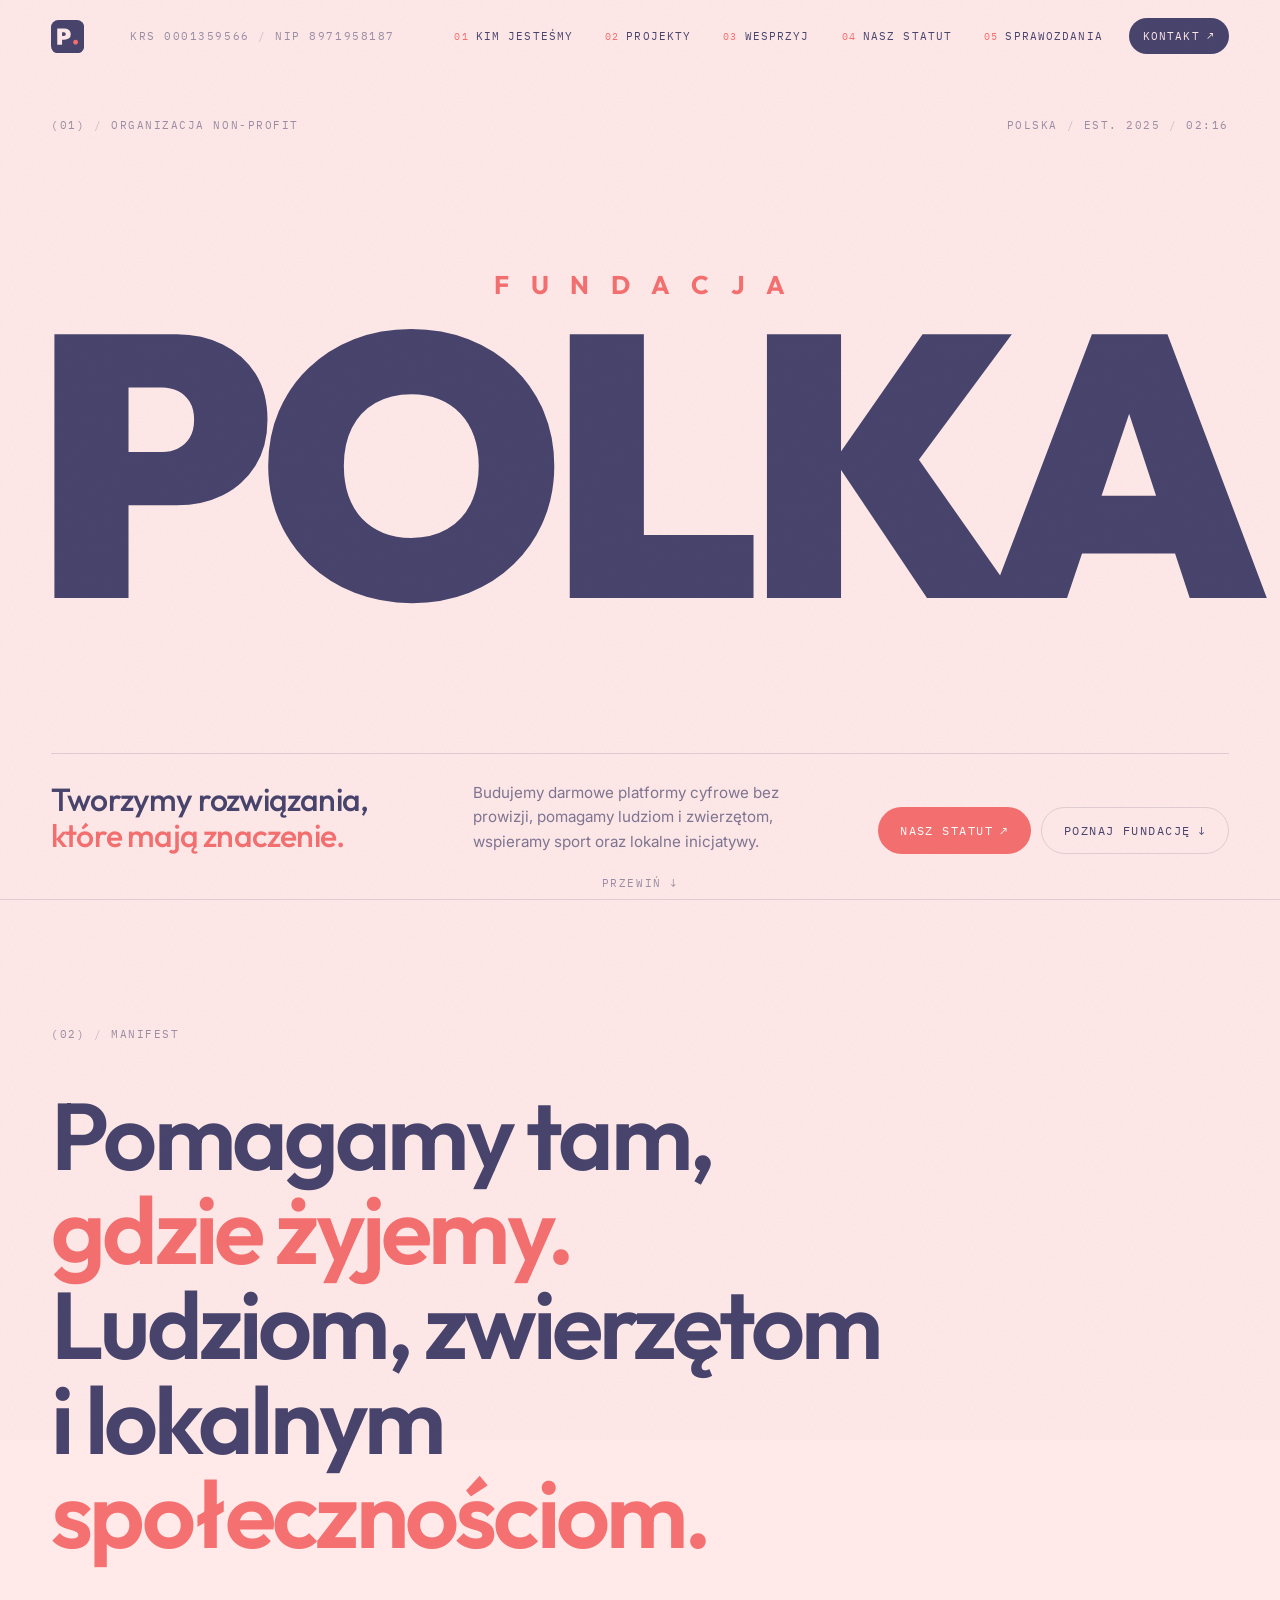
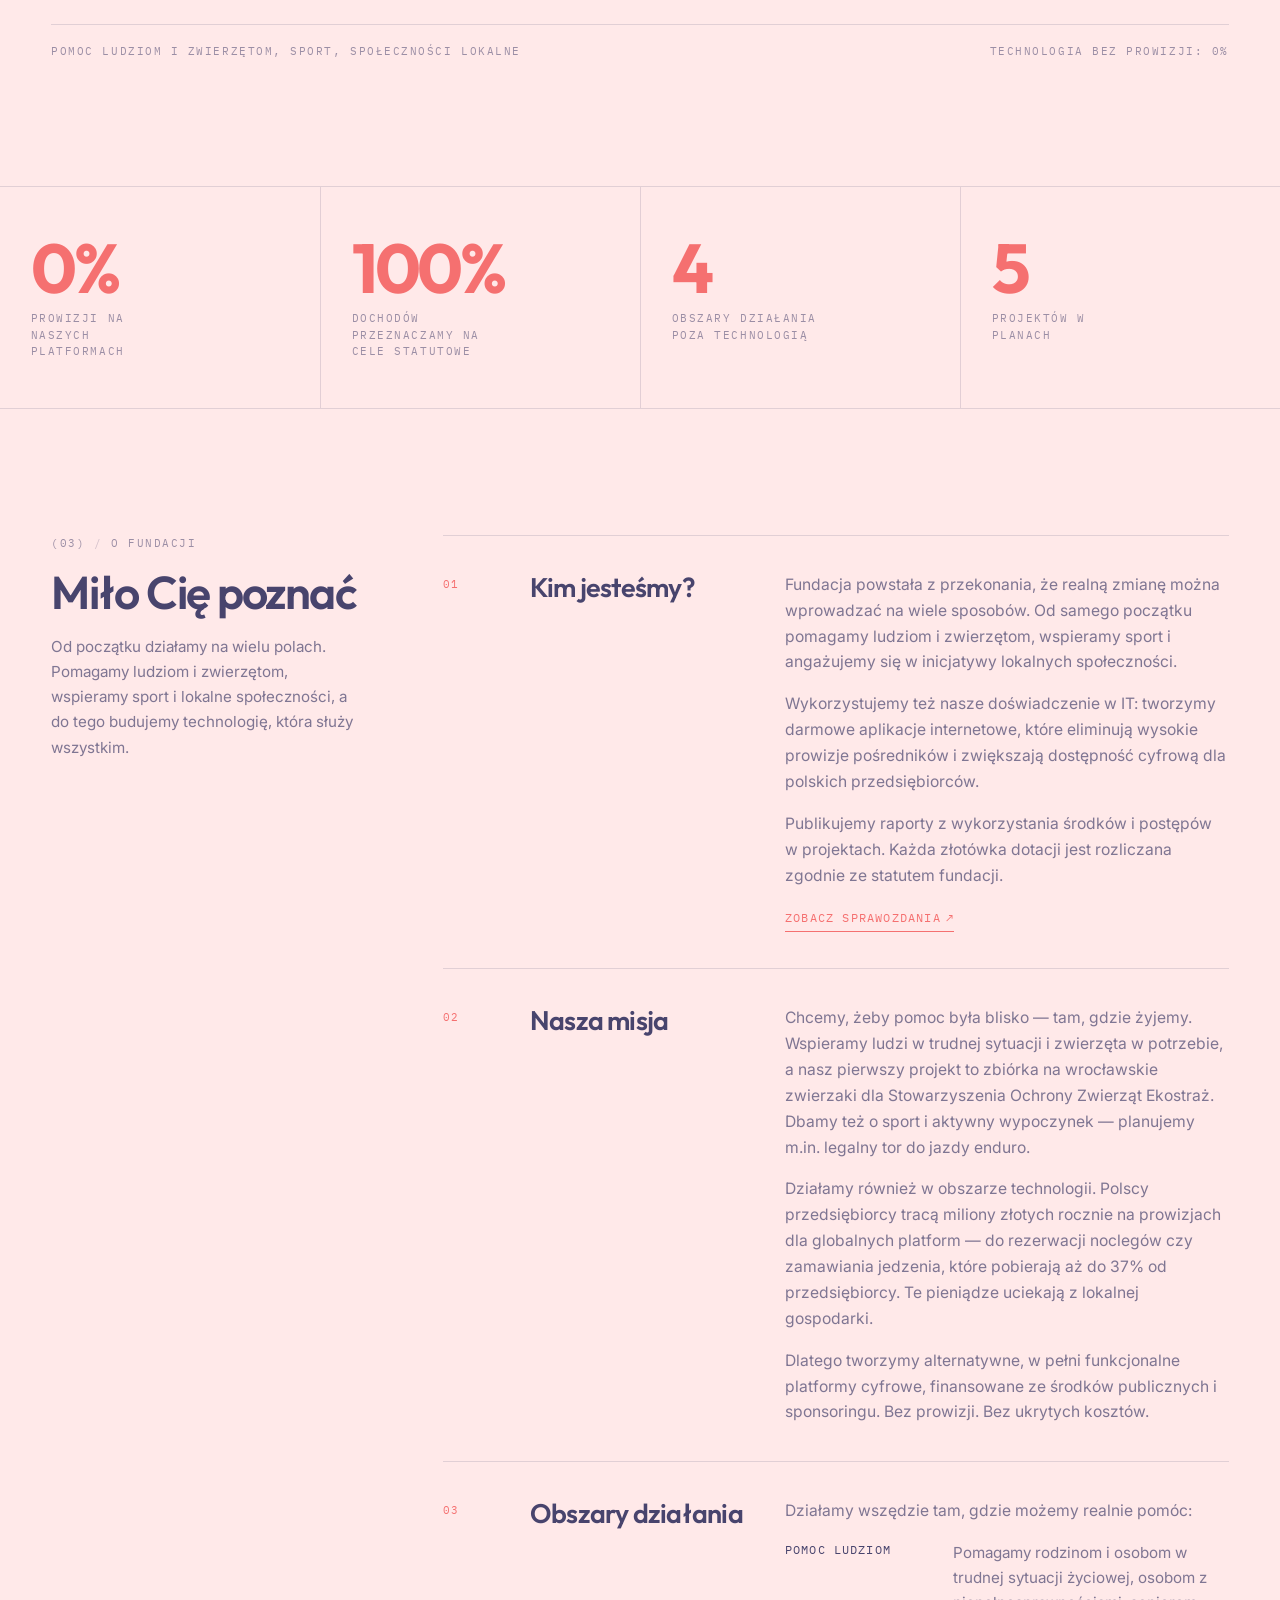
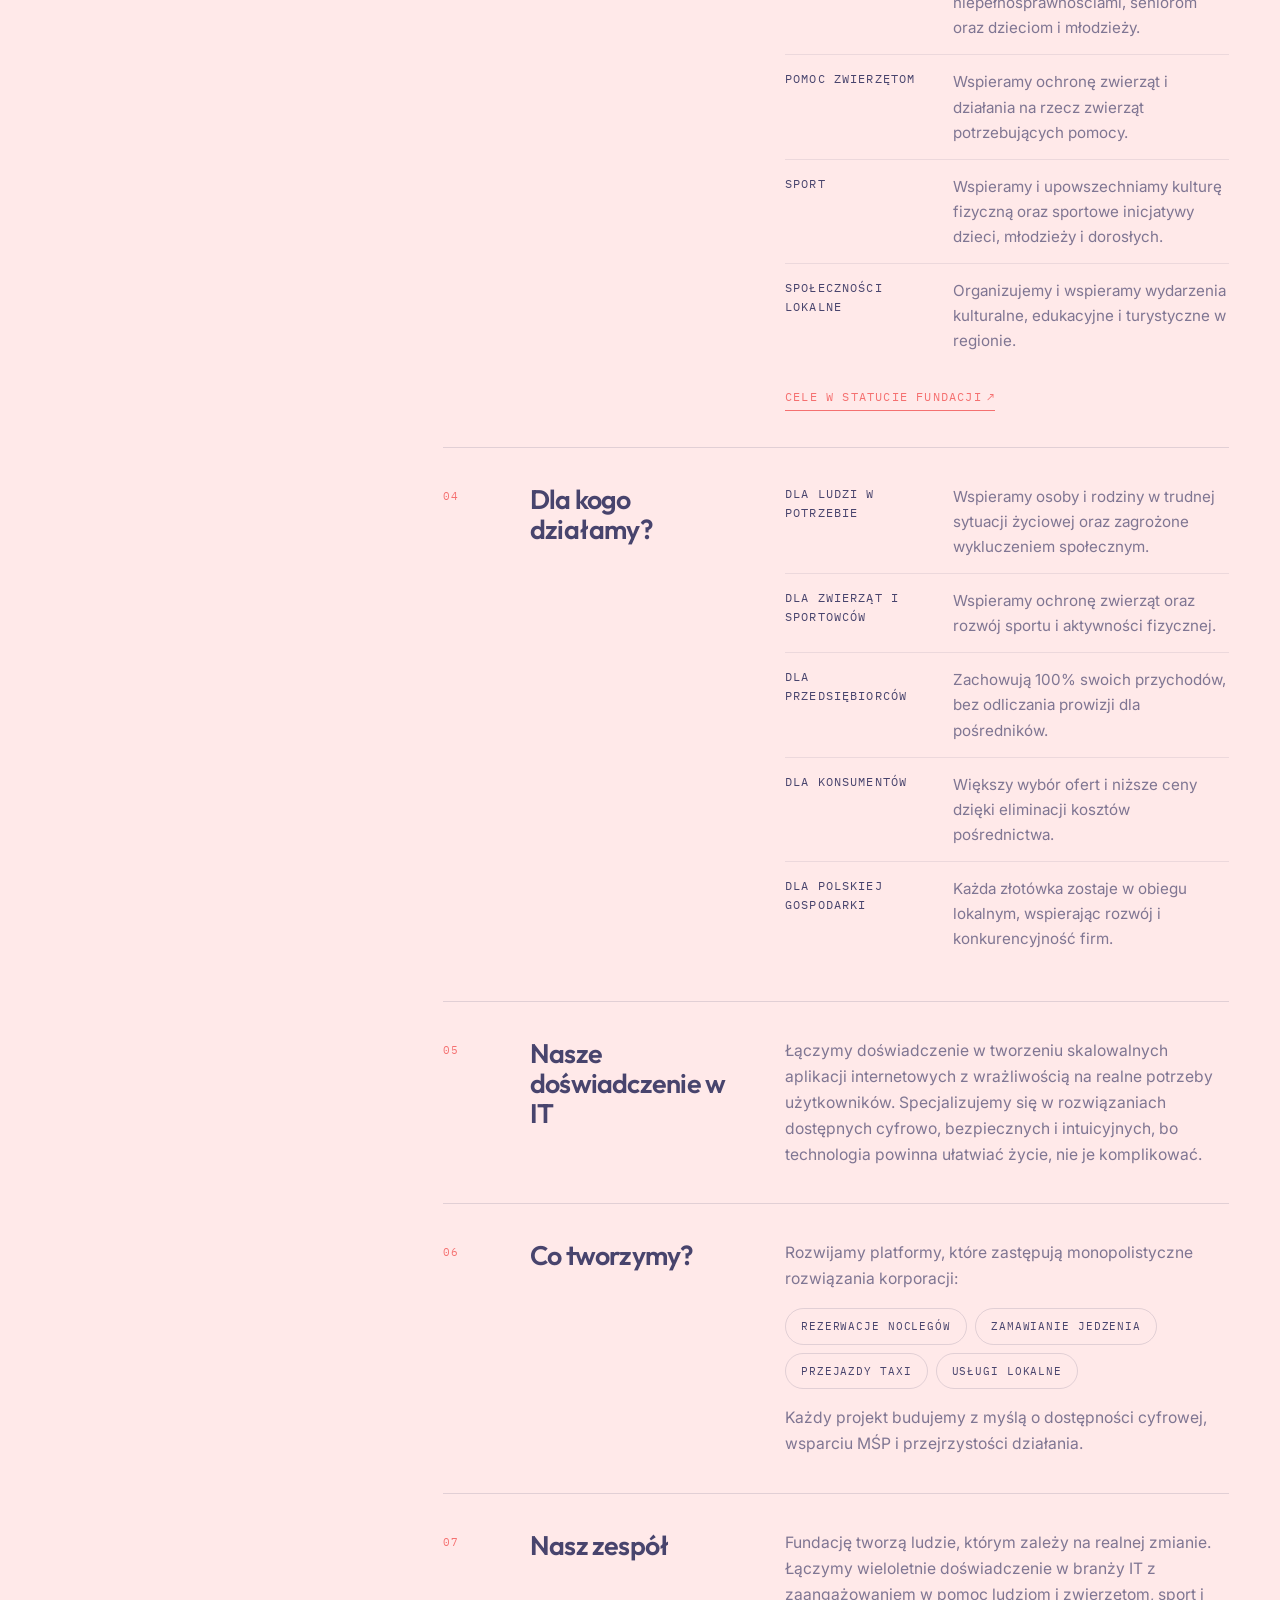
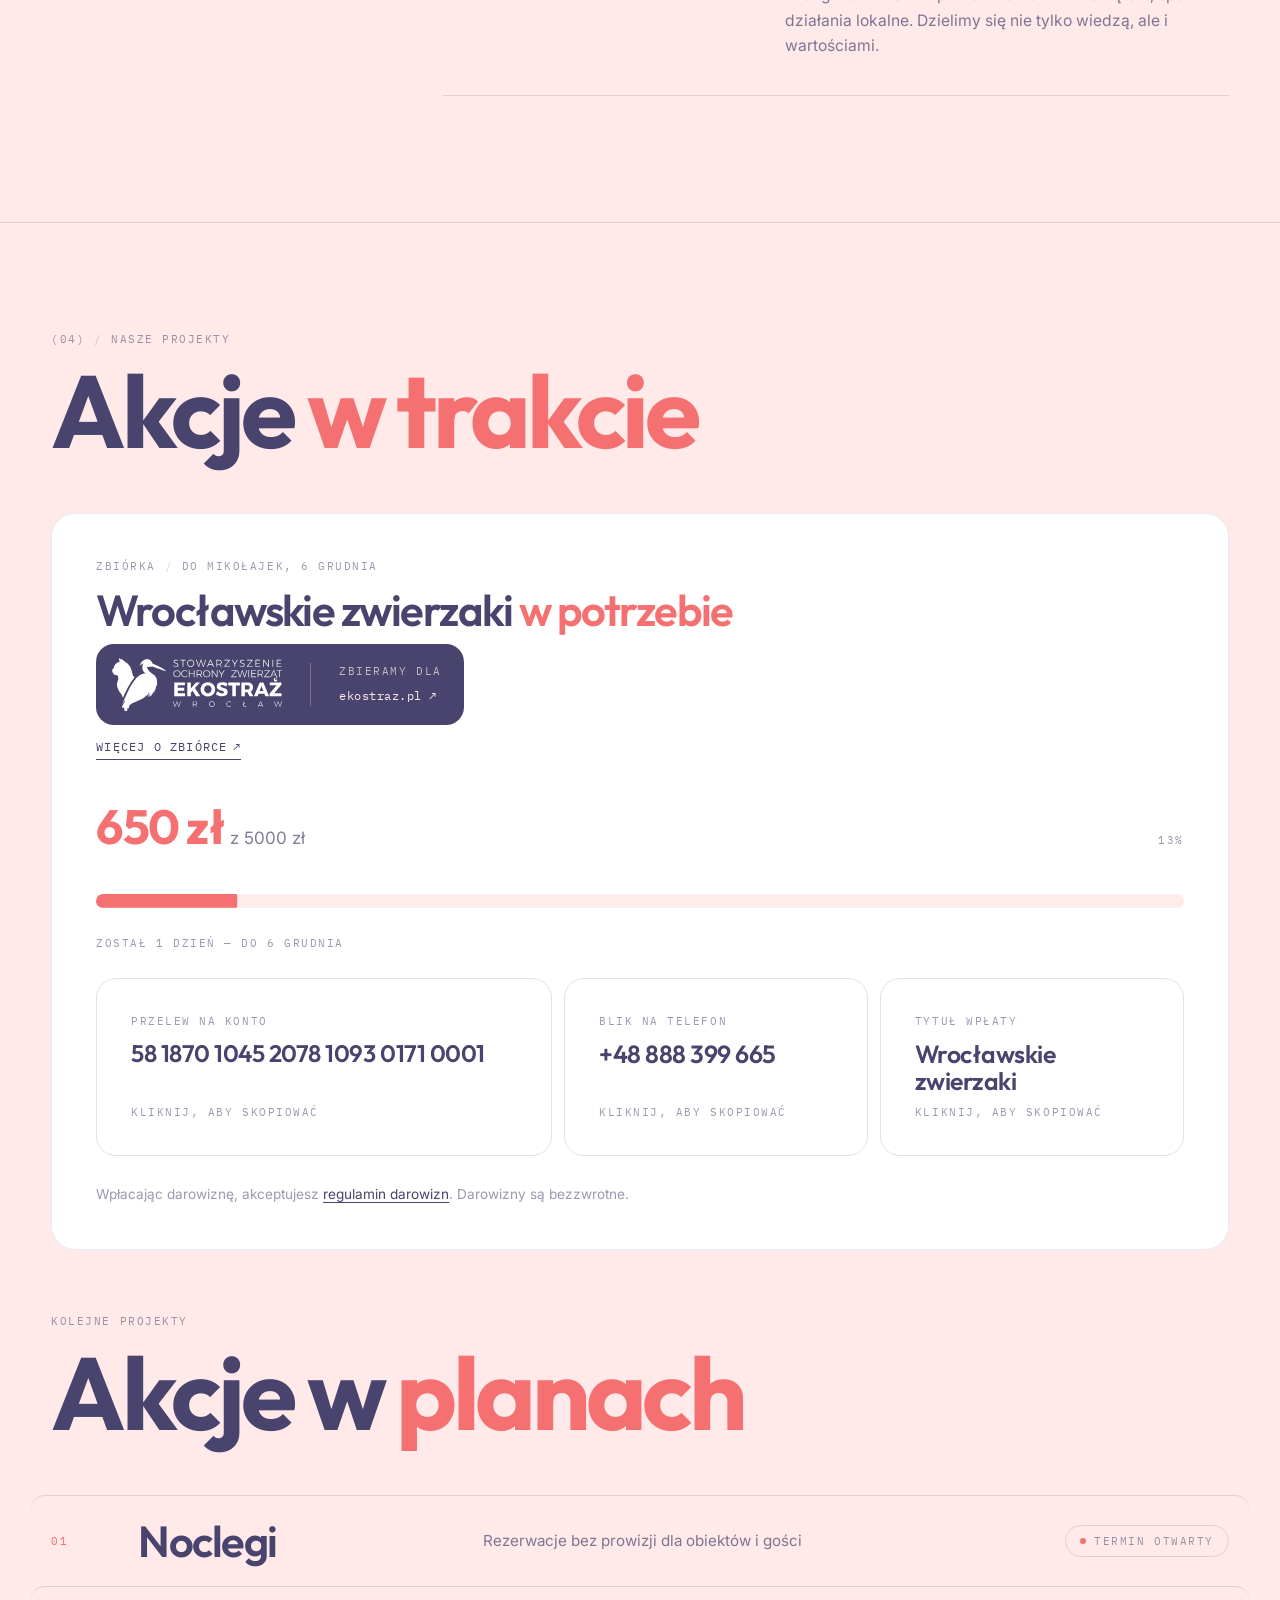
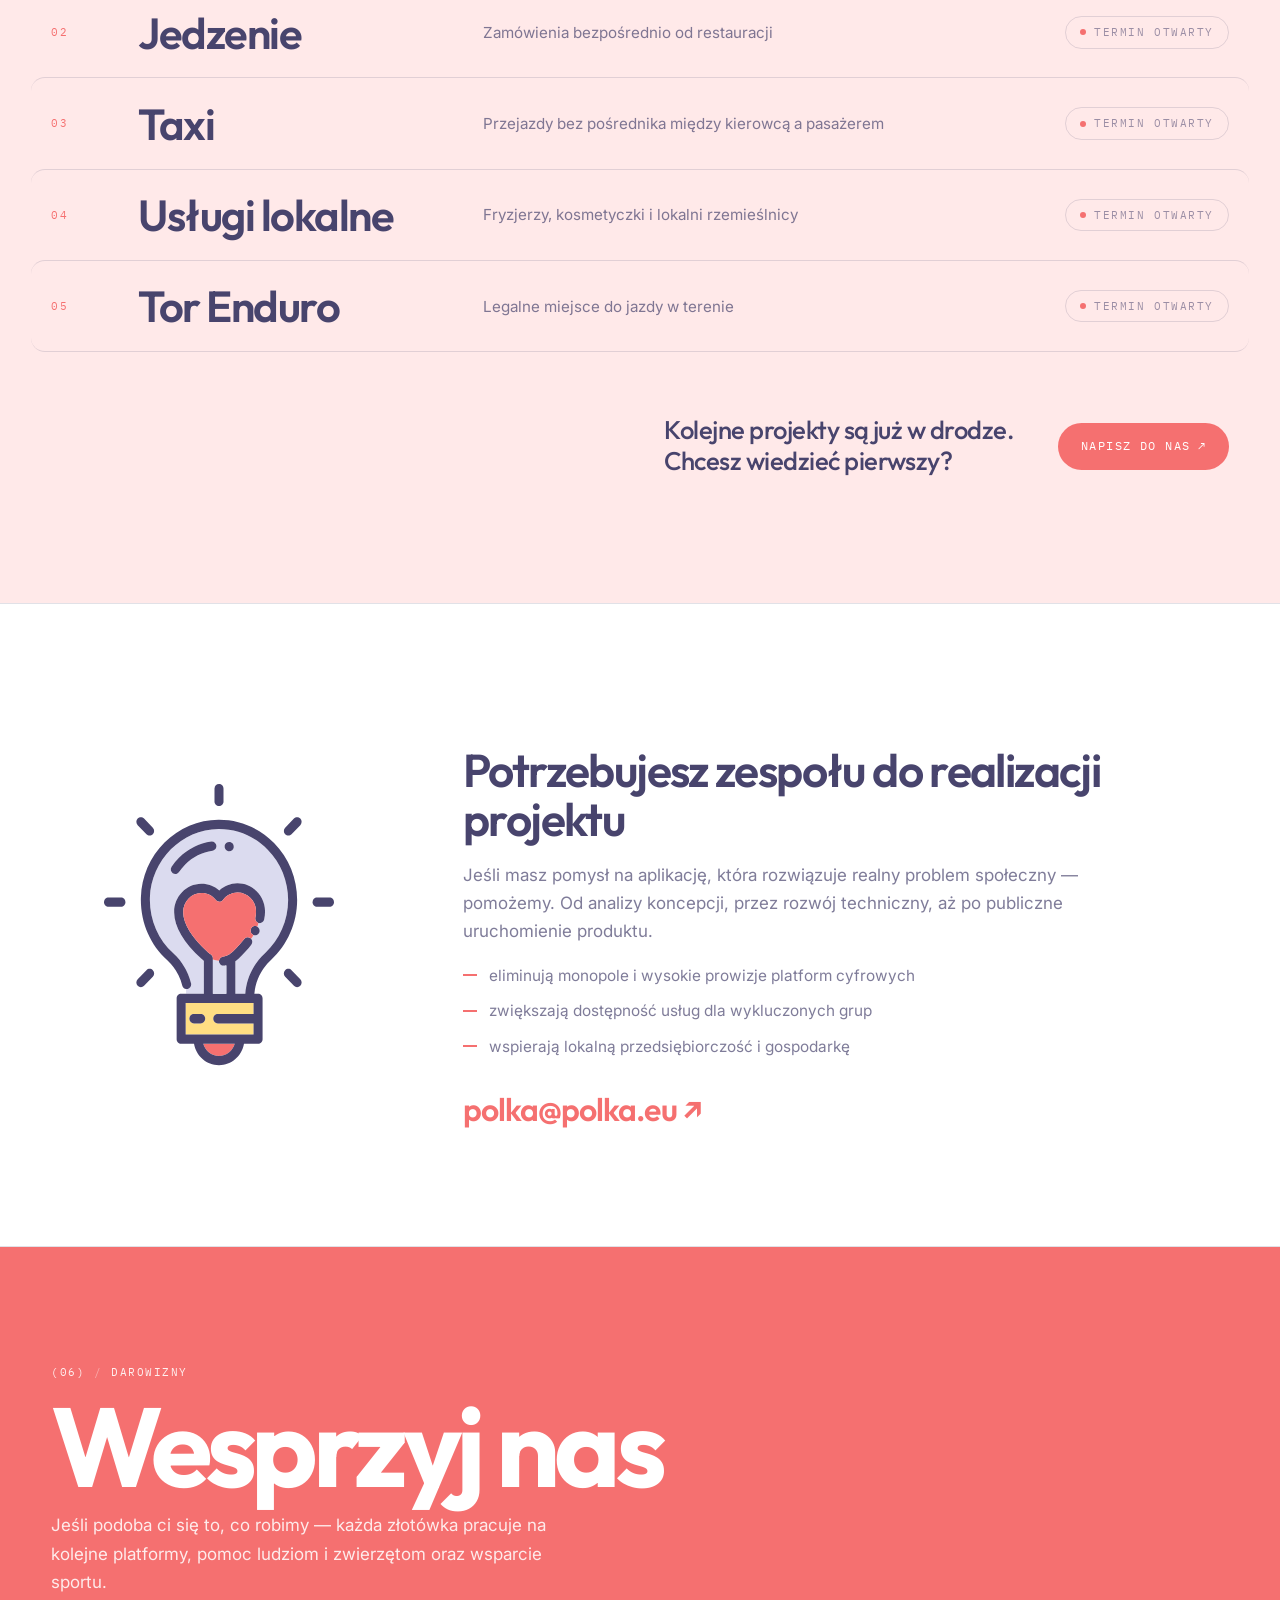
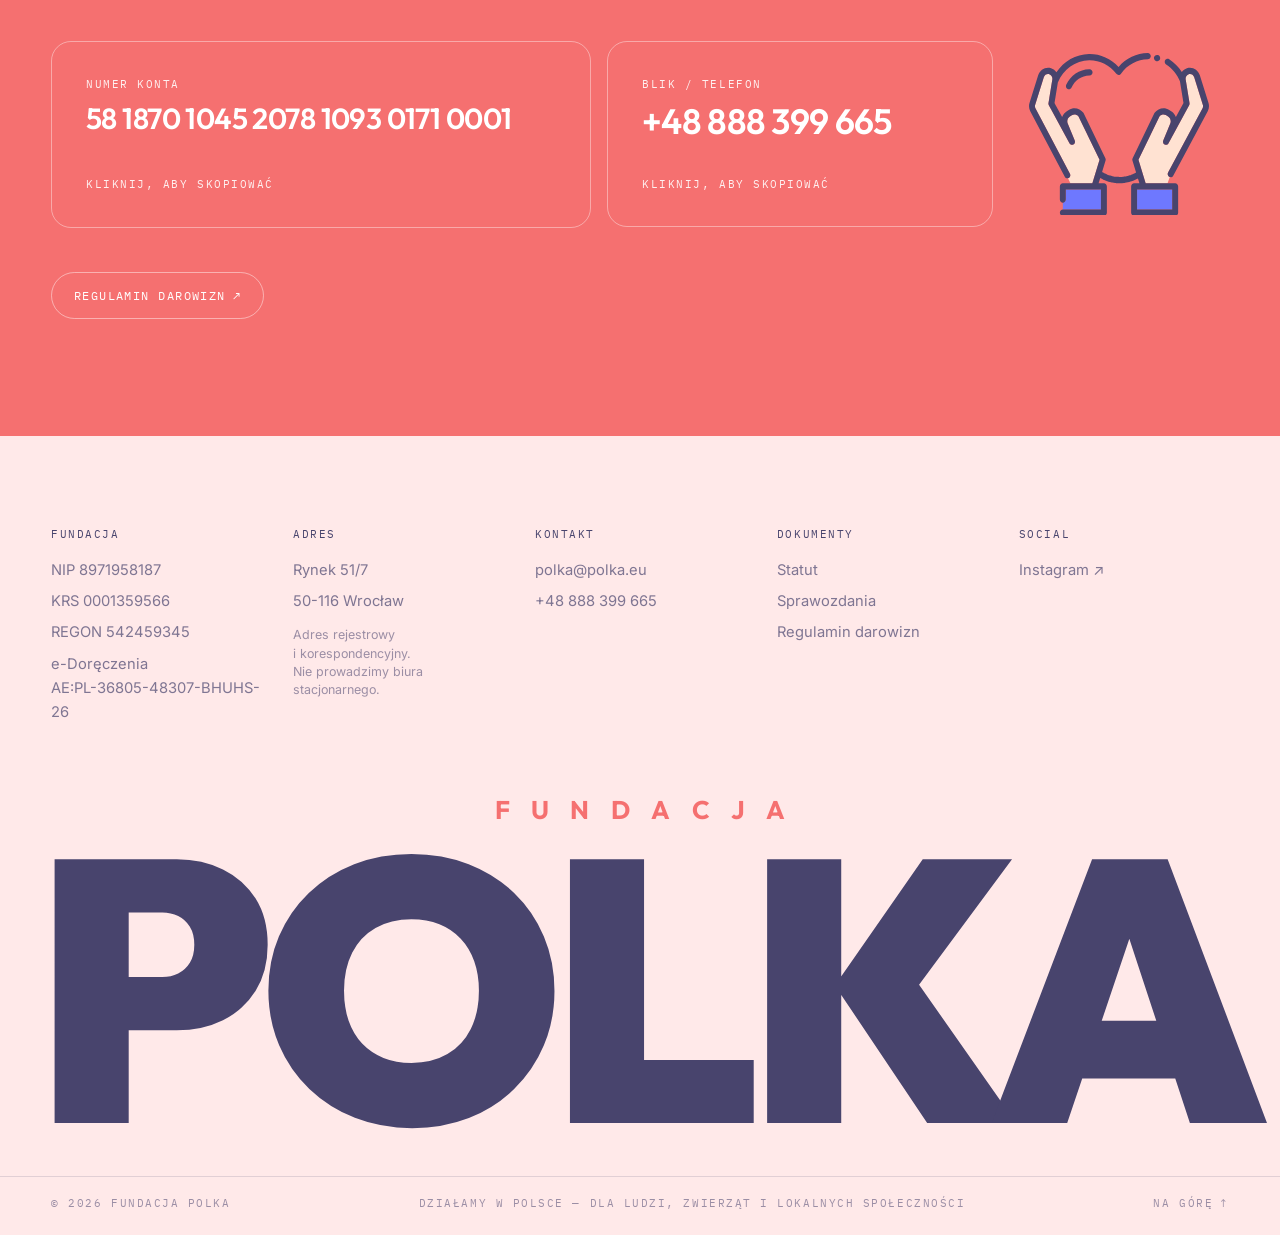
<file: index.html>
<!DOCTYPE html>
<html lang="pl">
<head>
    <meta charset="UTF-8" />
    <meta name="viewport" content="width=device-width, initial-scale=1.0" />
    <meta name="description" content="Fundacja Polka - Tworzymy rozwiązania, które mają znaczenie! Budujemy darmowe platformy cyfrowe bez prowizji, pomagamy ludziom i zwierzętom, wspieramy sport i lokalne inicjatywy." />
    <meta name="theme-color" content="#FFE9E9" />
    <link rel="canonical" href="https://polka.eu/" />

    <!-- Social previews: Facebook, Messenger, Instagram (DM links), WhatsApp, LinkedIn, X/Twitter -->
    <meta property="og:type" content="website" />
    <meta property="og:site_name" content="Fundacja Polka" />
    <meta property="og:locale" content="pl_PL" />
    <meta property="og:url" content="https://polka.eu/" />
    <meta property="og:title" content="Fundacja Polka — Tworzymy rozwiązania, które mają znaczenie" />
    <meta property="og:description" content="Pomagamy ludziom i zwierzętom, wspieramy sport i lokalne społeczności oraz budujemy darmowe platformy cyfrowe bez prowizji." />
    <meta property="og:image" content="https://polka.eu/og/og-default.png" />
    <meta property="og:image:type" content="image/png" />
    <meta property="og:image:width" content="1200" />
    <meta property="og:image:height" content="630" />
    <meta property="og:image:alt" content="Fundacja Polka — pomagamy ludziom i zwierzętom, wspieramy sport i lokalne społeczności" />
    <meta name="twitter:card" content="summary_large_image" />
    <meta name="twitter:title" content="Fundacja Polka — Tworzymy rozwiązania, które mają znaczenie" />
    <meta name="twitter:description" content="Pomagamy ludziom i zwierzętom, wspieramy sport i lokalne społeczności oraz budujemy darmowe platformy cyfrowe bez prowizji." />
    <meta name="twitter:image" content="https://polka.eu/og/og-default.png" />
    <meta name="twitter:image:alt" content="Fundacja Polka — pomagamy ludziom i zwierzętom, wspieramy sport i lokalne społeczności" />
    <link rel="icon" href="favicon.svg" type="image/svg+xml" />
    <link rel="apple-touch-icon" href="apple-touch-icon.png" />
    <title>Fundacja Polka — Tworzymy rozwiązania, które mają znaczenie!</title>
    <link rel="preconnect" href="https://api.fontshare.com" />
    <link href="https://api.fontshare.com/v2/css?f[]=switzer@400,500,700,900&display=swap" rel="stylesheet" />
    <link rel="preconnect" href="https://fonts.googleapis.com" />
    <link rel="preconnect" href="https://fonts.gstatic.com" crossorigin />
    <link href="https://fonts.googleapis.com/css2?family=Outfit:wght@300;400;500;600;700;800;900&family=Inter:wght@300;400;500;600&family=IBM+Plex+Mono:wght@400;500&display=swap" rel="stylesheet" />
    <link rel="stylesheet" href="styles.css" />
</head>
<body>
    <div class="grain" aria-hidden="true"></div>
    <div class="progress" id="progress" aria-hidden="true"><span></span></div>
    <div class="cursor" id="cursor" aria-hidden="true"></div>

    <a href="#main" class="skip-link">Przejdź do treści</a>

    <!-- TOP BAR -->
    <header class="topbar" id="topbar">
        <a href="index.html" class="brand" aria-label="Fundacja Polka — strona główna">
            <span class="visually-hidden">Fundacja Polka</span>
            <svg class="brand-mark" viewBox="0 0 128 128" aria-hidden="true" focusable="false">
                <rect class="brand-mark-tile" width="128" height="128" rx="28" />
                <path class="brand-mark-p" d="M24.06 95V33H50.14Q62.27 33 69.15 38.7Q76.04 44.4 76.04 54.61Q76.04 64.82 69.15 70.52Q62.27 76.22 50.32 76.22H42.66V95ZM49.78 47.59H42.66V61.63H49.32Q56.98 61.63 56.98 54.61Q56.98 47.59 49.78 47.59Z" />
                <circle class="brand-mark-dot" cx="94.64" cy="85.7" r="9.3" />
            </svg>
        </a>

        <p class="topbar-meta label">KRS&nbsp;0001359566 <span class="sep">/</span> NIP&nbsp;8971958187</p>

        <nav class="topnav" aria-label="Nawigacja główna">
            <a href="#about"><span class="idx">01</span> Kim jesteśmy</a>
            <a href="#projects"><span class="idx">02</span> Projekty</a>
            <a href="#support"><span class="idx">03</span> Wesprzyj</a>
            <a href="statut.html"><span class="idx">04</span> Nasz statut</a>
            <a href="sprawozdania.html"><span class="idx">05</span> Sprawozdania</a>
            <a href="#contact" class="topnav-cta">Kontakt <span aria-hidden="true">↗</span></a>
        </nav>

        <button class="menu-btn" id="menu-btn" type="button" aria-expanded="false" aria-controls="menu">
            <span class="menu-btn-label">Menu</span>
            <span class="menu-btn-bars" aria-hidden="true"><i></i><i></i></span>
        </button>
    </header>

    <!-- FULLSCREEN MENU -->
    <div class="menu" id="menu" hidden>
        <nav class="menu-nav" aria-label="Menu">
            <a href="#about"><span class="idx">01</span> Kim jesteśmy</a>
            <a href="#projects"><span class="idx">02</span> Projekty</a>
            <a href="#support"><span class="idx">03</span> Wesprzyj nas</a>
            <a href="statut.html"><span class="idx">04</span> Nasz statut</a>
            <a href="sprawozdania.html"><span class="idx">05</span> Sprawozdania</a>
            <a href="#contact"><span class="idx">06</span> Kontakt</a>
        </nav>
        <div class="menu-foot label">
            <span>polka@polka.eu</span>
            <span>+48 888 399 665</span>
        </div>
    </div>

    <main id="main">
        <!-- HERO -->
        <section class="hero">
            <div class="hero-head">
                <p class="label">(01) <span class="sep">/</span> Organizacja non-profit</p>
                <p class="label">Polska <span class="sep">/</span> EST. 2025 <span class="sep">/</span> <span id="clock">--:--</span></p>
            </div>

            <h1 class="wordmark hero-wordmark">
                <span class="visually-hidden">Fundacja Polka</span>
                <span class="wordmark-top" aria-hidden="true"><span>F</span><span>U</span><span>N</span><span>D</span><span>A</span><span>C</span><span>J</span><span>A</span></span>
                <span class="wordmark-main" aria-hidden="true">Polka</span>
            </h1>

            <div class="hero-foot">
                <p class="hero-claim">
                    Tworzymy rozwiązania,<br />
                    <span class="accent">które mają znaczenie.</span>
                </p>
                <p class="hero-note">
                    Budujemy darmowe platformy cyfrowe bez prowizji, pomagamy ludziom
                    i zwierzętom, wspieramy sport oraz lokalne inicjatywy.
                </p>
                <div class="hero-actions">
                    <a href="statut.html" class="btn btn-solid" data-magnetic>
                        Nasz statut <span class="btn-arrow" aria-hidden="true">↗</span>
                    </a>
                    <a href="#about" class="btn btn-line" data-magnetic>
                        Poznaj fundację <span class="btn-arrow" aria-hidden="true">↓</span>
                    </a>
                </div>
            </div>

            <p class="scroll-cue label" aria-hidden="true">Przewiń <span>↓</span></p>
        </section>

        <!-- STATEMENT -->
        <section class="statement-section">
            <p class="label sticky-label">(02) <span class="sep">/</span> Manifest</p>
            <h2 class="statement" data-reveal-lines>
                <span class="line"><span>Pomagamy tam,</span></span>
                <span class="line"><span class="accent">gdzie żyjemy.</span></span>
                <span class="line"><span>Ludziom, zwierzętom</span></span>
                <span class="line"><span>i lokalnym</span></span>
                <span class="line"><span class="accent">społecznościom.</span></span>
            </h2>
            <div class="statement-foot">
                <p class="label">Pomoc ludziom i&nbsp;zwierzętom, sport, społeczności lokalne</p>
                <p class="label">Technologia bez prowizji: 0%</p>
            </div>
        </section>

        <!-- STATS -->
        <section class="stats" aria-label="Liczby">
            <div class="stat">
                <span class="stat-num" data-count="0" data-suffix="%">0%</span>
                <span class="label">prowizji na naszych platformach</span>
            </div>
            <div class="stat">
                <span class="stat-num" data-count="100" data-suffix="%">100%</span>
                <span class="label">dochodów przeznaczamy na cele statutowe</span>
            </div>
            <div class="stat">
                <span class="stat-num" data-count="4" data-suffix="">4</span>
                <span class="label">obszary działania poza technologią</span>
            </div>
            <div class="stat">
                <span class="stat-num" data-count="5" data-suffix="">5</span>
                <span class="label">projektów w planach</span>
            </div>
        </section>

        <!-- ABOUT -->
        <section id="about" class="about">
            <aside class="about-aside">
                <p class="label sticky-label">(03) <span class="sep">/</span> O fundacji</p>
                <h2 class="about-heading">Miło Cię poznać</h2>
                <p class="about-intro">
                    Od początku działamy na wielu polach. Pomagamy ludziom i zwierzętom,
                    wspieramy sport i lokalne społeczności, a do tego budujemy technologię, która służy wszystkim.
                </p>
            </aside>

            <div class="rows">
                <article class="row" data-reveal>
                    <p class="row-idx label">01</p>
                    <h3 class="row-title">Kim jesteśmy?</h3>
                    <div class="row-body">
                        <p>
                            Fundacja powstała z przekonania, że realną zmianę można wprowadzać na wiele
                            sposobów. Od samego początku pomagamy ludziom i zwierzętom, wspieramy sport
                            i angażujemy się w inicjatywy lokalnych społeczności.
                        </p>
                        <p>
                            Wykorzystujemy też nasze doświadczenie w IT: tworzymy darmowe aplikacje
                            internetowe, które eliminują wysokie prowizje pośredników i zwiększają
                            dostępność cyfrową dla polskich przedsiębiorców.
                        </p>
                        <p>
                            Publikujemy raporty z wykorzystania środków i postępów w projektach.
                            Każda złotówka dotacji jest rozliczana zgodnie ze statutem fundacji.
                        </p>
                        <a href="sprawozdania.html" class="link-arrow">Zobacz sprawozdania <span aria-hidden="true">↗</span></a>
                    </div>
                </article>

                <article class="row" data-reveal>
                    <p class="row-idx label">02</p>
                    <h3 class="row-title">Nasza misja</h3>
                    <div class="row-body">
                        <p>
                            Chcemy, żeby pomoc była blisko — tam, gdzie żyjemy. Wspieramy ludzi w trudnej
                            sytuacji i zwierzęta w potrzebie, a nasz pierwszy projekt to zbiórka na
                            wrocławskie zwierzaki dla Stowarzyszenia Ochrony Zwierząt Ekostraż. Dbamy też o sport i aktywny wypoczynek — planujemy m.in.
                            legalny tor do jazdy enduro.
                        </p>
                        <p>
                            Działamy również w obszarze technologii. Polscy przedsiębiorcy tracą miliony
                            złotych rocznie na prowizjach dla globalnych platform — do rezerwacji noclegów
                            czy zamawiania jedzenia, które pobierają aż do 37% od przedsiębiorcy. Te pieniądze
                            uciekają z lokalnej gospodarki.
                        </p>
                        <p>
                            Dlatego tworzymy alternatywne, w pełni funkcjonalne platformy cyfrowe,
                            finansowane ze środków publicznych i sponsoringu.
                            Bez prowizji. Bez ukrytych kosztów.
                        </p>
                    </div>
                </article>

                <article class="row" data-reveal>
                    <p class="row-idx label">03</p>
                    <h3 class="row-title">Obszary działania</h3>
                    <div class="row-body">
                        <p>Działamy wszędzie tam, gdzie możemy realnie pomóc:</p>
                        <dl class="deflist">
                            <div>
                                <dt>Pomoc ludziom</dt>
                                <dd>Pomagamy rodzinom i osobom w trudnej sytuacji życiowej, osobom z niepełnosprawnościami, seniorom oraz dzieciom i młodzieży.</dd>
                            </div>
                            <div>
                                <dt>Pomoc zwierzętom</dt>
                                <dd>Wspieramy ochronę zwierząt i działania na rzecz zwierząt potrzebujących pomocy.</dd>
                            </div>
                            <div>
                                <dt>Sport</dt>
                                <dd>Wspieramy i upowszechniamy kulturę fizyczną oraz sportowe inicjatywy dzieci, młodzieży i dorosłych.</dd>
                            </div>
                            <div>
                                <dt>Społeczności lokalne</dt>
                                <dd>Organizujemy i wspieramy wydarzenia kulturalne, edukacyjne i turystyczne w regionie.</dd>
                            </div>
                        </dl>
                        <a href="statut.html#r2" class="link-arrow">Cele w statucie fundacji <span aria-hidden="true">↗</span></a>
                    </div>
                </article>

                <article class="row" data-reveal>
                    <p class="row-idx label">04</p>
                    <h3 class="row-title">Dla kogo działamy?</h3>
                    <div class="row-body">
                        <dl class="deflist">
                            <div>
                                <dt>Dla ludzi w potrzebie</dt>
                                <dd>Wspieramy osoby i rodziny w trudnej sytuacji życiowej oraz zagrożone wykluczeniem społecznym.</dd>
                            </div>
                            <div>
                                <dt>Dla zwierząt i sportowców</dt>
                                <dd>Wspieramy ochronę zwierząt oraz rozwój sportu i aktywności fizycznej.</dd>
                            </div>
                            <div>
                                <dt>Dla przedsiębiorców</dt>
                                <dd>Zachowują 100% swoich przychodów, bez odliczania prowizji dla pośredników.</dd>
                            </div>
                            <div>
                                <dt>Dla konsumentów</dt>
                                <dd>Większy wybór ofert i niższe ceny dzięki eliminacji kosztów pośrednictwa.</dd>
                            </div>
                            <div>
                                <dt>Dla polskiej gospodarki</dt>
                                <dd>Każda złotówka zostaje w obiegu lokalnym, wspierając rozwój i konkurencyjność firm.</dd>
                            </div>
                        </dl>
                    </div>
                </article>

                <article class="row" data-reveal>
                    <p class="row-idx label">05</p>
                    <h3 class="row-title">Nasze doświadczenie w IT</h3>
                    <div class="row-body">
                        <p>
                            Łączymy doświadczenie w tworzeniu skalowalnych aplikacji internetowych
                            z wrażliwością na realne potrzeby użytkowników. Specjalizujemy się
                            w rozwiązaniach dostępnych cyfrowo, bezpiecznych i intuicyjnych,
                            bo technologia powinna ułatwiać życie, nie je komplikować.
                        </p>
                    </div>
                </article>

                <article class="row" data-reveal>
                    <p class="row-idx label">06</p>
                    <h3 class="row-title">Co tworzymy?</h3>
                    <div class="row-body">
                        <p>Rozwijamy platformy, które zastępują monopolistyczne rozwiązania korporacji:</p>
                        <ul class="tags">
                            <li>Rezerwacje noclegów</li>
                            <li>Zamawianie jedzenia</li>
                            <li>Przejazdy taxi</li>
                            <li>Usługi lokalne</li>
                        </ul>
                        <p>
                            Każdy projekt budujemy z myślą o dostępności cyfrowej, wsparciu MŚP
                            i przejrzystości działania.
                        </p>
                    </div>
                </article>

                <article class="row" data-reveal>
                    <p class="row-idx label">07</p>
                    <h3 class="row-title">Nasz zespół</h3>
                    <div class="row-body">
                        <p>
                            Fundację tworzą ludzie, którym zależy na realnej zmianie. Łączymy wieloletnie
                            doświadczenie w branży IT z zaangażowaniem w pomoc ludziom i zwierzętom, sport
                            i działania lokalne. Dzielimy się nie tylko wiedzą, ale i wartościami.
                        </p>
                    </div>
                </article>
            </div>
        </section>

        <!-- PROJECTS -->
        <section id="projects" class="projects">
            <div class="section-head">
                <p class="label">(04) <span class="sep">/</span> Nasze projekty</p>
                <h2 class="section-title">Akcje <span class="accent">w trakcie</span></h2>
            </div>

            <!-- FUNDRAISER: amounts live in zbiorka.js -->
            <article class="fundraiser" id="zbiorka" data-reveal data-fundraiser>
                <div class="fundraiser-head">
                    <p class="label">Zbiórka <span class="sep">/</span> Do Mikołajek, 6 grudnia</p>
                    <h3 class="fundraiser-title">Wrocławskie zwierzaki <span class="accent">w&nbsp;potrzebie</span></h3>
                    <a href="https://ekostraz.pl/" class="partner" target="_blank" rel="noopener">
                        <img src="ekostraz-logo.svg" class="partner-logo" width="146" height="45" alt="Stowarzyszenie Ochrony Zwierząt Ekostraż, Wrocław" />
                        <span class="partner-text">
                            <span class="label">Zbieramy dla</span>
                            <span class="partner-link">ekostraz.pl ↗</span>
                        </span>
                    </a>
                    <a href="zwierzaki.html" class="link-arrow">Więcej o zbiórce <span aria-hidden="true">↗</span></a>
                </div>

                <div class="fundraiser-amounts">
                    <p><span class="fundraiser-raised" data-fr="raised">0 zł</span> <span class="fundraiser-goal">z <span data-fr="goal">5000 zł</span></span></p>
                    <p class="label" data-fr="percent">0%</p>
                </div>

                <div class="fundraiser-bar" role="progressbar" aria-label="Postęp zbiórki" aria-valuemin="0" aria-valuemax="5000" aria-valuenow="0" aria-valuetext="Zebrano 0 zł z 5000 zł">
                    <span></span>
                </div>

                <p class="label" data-fr="left">Zbiórka trwa do 6 grudnia</p>

                <div class="fundraiser-pay">
                    <button type="button" class="copy-card copy-card-light copy-card-account" data-copy="58 1870 1045 2078 1093 0171 0001">
                        <span class="label">Przelew na konto</span>
                        <span class="copy-value">58 1870 1045 2078 1093 0171 0001</span>
                        <span class="copy-hint label">Kliknij, aby skopiować</span>
                    </button>
                    <button type="button" class="copy-card copy-card-light" data-copy="+48 888 399 665">
                        <span class="label">BLIK na telefon</span>
                        <span class="copy-value">+48 888 399 665</span>
                        <span class="copy-hint label">Kliknij, aby skopiować</span>
                    </button>
                    <button type="button" class="copy-card copy-card-light" data-copy="Wrocławskie zwierzaki">
                        <span class="label">Tytuł wpłaty</span>
                        <span class="copy-value">Wrocławskie zwierzaki</span>
                        <span class="copy-hint label">Kliknij, aby skopiować</span>
                    </button>
                </div>

                <p class="fundraiser-note">Wpłacając darowiznę, akceptujesz <a href="regulamin.html">regulamin darowizn</a>. Darowizny są bezzwrotne.</p>
            </article>

            <div class="section-head">
                <p class="label">Kolejne projekty</p>
                <h2 class="section-title">Akcje w <span class="accent">planach</span></h2>
            </div>

            <ul class="index" id="index">
                <li class="index-row" data-reveal>
                    <span class="index-num label">01</span>
                    <span class="index-name">Noclegi</span>
                    <span class="index-desc">Rezerwacje bez prowizji dla obiektów i gości</span>
                    <span class="index-status label">Termin otwarty</span>
                </li>
                <li class="index-row" data-reveal>
                    <span class="index-num label">02</span>
                    <span class="index-name">Jedzenie</span>
                    <span class="index-desc">Zamówienia bezpośrednio od restauracji</span>
                    <span class="index-status label">Termin otwarty</span>
                </li>
                <li class="index-row" data-reveal>
                    <span class="index-num label">03</span>
                    <span class="index-name">Taxi</span>
                    <span class="index-desc">Przejazdy bez pośrednika między kierowcą a pasażerem</span>
                    <span class="index-status label">Termin otwarty</span>
                </li>
                <li class="index-row" data-reveal>
                    <span class="index-num label">04</span>
                    <span class="index-name">Usługi lokalne</span>
                    <span class="index-desc">Fryzjerzy, kosmetyczki i lokalni rzemieślnicy</span>
                    <span class="index-status label">Termin otwarty</span>
                </li>
                <li class="index-row" data-reveal>
                    <span class="index-num label">05</span>
                    <span class="index-name">Tor Enduro</span>
                    <span class="index-desc">Legalne miejsce do jazdy w terenie</span>
                    <span class="index-status label">Termin otwarty</span>
                </li>
            </ul>

            <div class="projects-foot">
                <div class="projects-cta">
                    <p class="projects-note">Kolejne projekty są już w drodze. Chcesz wiedzieć pierwszy?</p>
                    <a href="mailto:polka@polka.eu" class="btn btn-solid" data-magnetic>
                        Napisz do nas <span class="btn-arrow" aria-hidden="true">↗</span>
                    </a>
                </div>
            </div>
        </section>

        <!-- COLLAB -->
        <section class="collab">
            <figure class="collab-figure" aria-hidden="true">
                <svg class="fig-svg fig-bulb" aria-hidden="true" viewBox="0 0 349 427" fill="none" xmlns="http://www.w3.org/2000/svg">
                        <path d="M248.419 99.5899C228.615 79.3746 202.393 68.2778 174.5 68.2778H173.738C118.147 68.6795 71.4471 115.447 69.6495 172.517C68.6334 204.844 81.5687 235.633 105.143 257.004C118.362 268.994 127.683 284.72 132.089 302.485C133.017 306.251 130.809 310.077 127.145 311.031C126.588 311.182 126.041 311.222 125.494 311.232C125.328 311.232 125.172 311.242 125.006 311.232C124.84 311.222 124.683 311.182 124.517 311.162V318.242H151.541V268.241C151.052 267.869 150.564 267.488 150.095 267.096L149.763 266.835C149.411 266.554 149.059 266.263 148.717 265.961C148.571 265.841 148.424 265.72 148.287 265.59C120.844 240.474 106.775 216.674 106.472 194.841C106.15 171.252 124.556 151.79 147.506 151.459C157.715 151.338 167.368 154.943 174.979 161.591C182.404 154.722 191.969 150.816 202.159 150.665H202.755C225.44 150.665 244.042 169.464 244.364 192.843C244.423 197.031 243.974 201.359 243.026 205.717C242.205 209.503 238.551 211.893 234.858 211.05C234.722 211.02 234.604 210.969 234.477 210.929C233.96 212.636 233.344 214.494 232.65 216.443C234.751 217.648 236.177 219.947 236.177 222.598C236.177 226.475 233.119 229.628 229.338 229.628C228.498 229.628 227.697 229.467 226.955 229.176C225.831 231.175 224.61 233.073 223.281 234.79C225.469 237.311 225.636 241.157 223.516 243.868C218.22 250.667 211.821 257.696 204.503 264.776C204.376 264.907 204.23 265.037 204.083 265.158C203.751 265.479 203.409 265.771 203.057 266.072L202.774 266.313C202.149 266.855 201.572 267.357 200.967 267.819C200.468 268.201 199.97 268.562 199.462 268.914C199.403 268.954 199.355 268.984 199.306 269.024V318.242H214.41C216.188 294.733 226.847 272.589 244.257 256.642C266.591 236.186 279.409 206.832 279.409 176.112C279.409 147.16 268.398 119.986 248.419 99.5899ZM164.642 101.237C149.03 103.406 134.727 110.616 123.267 122.085C119.749 125.61 116.564 129.486 113.819 133.593C112.49 135.582 110.351 136.646 108.172 136.646C106.834 136.646 105.485 136.244 104.303 135.401C101.196 133.202 100.405 128.833 102.545 125.63C105.808 120.759 109.569 116.18 113.721 112.012C127.302 98.4249 144.272 89.8789 162.805 87.298C166.557 86.7859 169.996 89.4772 170.504 93.3234C171.012 97.1696 168.384 100.715 164.642 101.237ZM196.863 96.2357C196.316 99.6802 193.414 102.121 190.122 102.121C189.761 102.121 189.379 102.09 188.998 102.03L188.676 101.97C184.944 101.337 182.433 97.7119 183.049 93.8858C183.674 90.0496 187.181 87.4587 190.913 88.1014L191.236 88.1516C194.958 88.7843 197.479 92.4096 196.863 96.2357Z" fill="#DBDBEF"/>
                        <path d="M198.407 394.222C195.427 404.897 185.833 412.74 174.5 412.74C163.167 412.74 153.573 404.897 150.593 394.222H198.407Z" fill="#F57070"/>
                        <path d="M172.673 349.202H226.945V332.301H123.902V380.163H226.945V363.262H172.673C168.902 363.262 165.834 360.108 165.834 356.232C165.834 352.346 168.902 349.202 172.673 349.202ZM146.675 363.262H136.417C132.646 363.262 129.578 360.108 129.578 356.232C129.578 352.346 132.646 349.202 136.417 349.202H146.675C150.456 349.202 153.514 352.346 153.514 356.232C153.514 360.108 150.456 363.262 146.675 363.262Z" fill="#FFDE83"/>
                        <path d="M258.052 89.6175C235.464 66.5603 205.49 53.9772 173.64 54.2182C142.982 54.4392 113.927 66.7611 91.8174 88.8945C69.6984 111.038 56.978 140.572 55.9815 172.065C54.8286 208.589 69.4444 243.396 96.0967 267.548C107.244 277.66 115.109 290.936 118.831 305.96C119.535 308.802 121.84 310.78 124.517 311.162C124.683 311.182 124.84 311.222 125.006 311.232C125.172 311.242 125.328 311.232 125.494 311.232C126.041 311.222 126.588 311.182 127.145 311.031C130.809 310.077 133.017 306.251 132.089 302.485C127.683 284.72 118.362 268.994 105.144 257.003C81.5688 235.633 68.6335 204.843 69.6496 172.517C71.4472 115.446 118.147 68.6792 173.738 68.2775H174.5C202.393 68.2775 228.615 79.3743 248.419 99.5895C268.398 119.986 279.409 147.16 279.409 176.112C279.409 206.832 266.591 236.185 244.257 256.642C226.847 272.589 216.188 294.732 214.41 318.241H199.306V269.024C199.355 268.984 199.403 268.954 199.462 268.913C199.97 268.562 200.468 268.2 200.967 267.819C201.572 267.357 202.149 266.855 202.774 266.312L203.057 266.071C203.409 265.77 203.751 265.479 204.083 265.158C204.23 265.037 204.376 264.907 204.503 264.776C211.821 257.696 218.22 250.667 223.516 243.868C225.636 241.156 225.47 237.31 223.281 234.79C223.174 234.669 223.066 234.549 222.949 234.428C222.832 234.318 222.714 234.207 222.587 234.097C222.539 234.067 222.509 234.026 222.46 233.986C219.51 231.556 215.201 232.048 212.847 235.071C207.972 241.327 202.051 247.835 195.251 254.432C195.134 254.533 195.017 254.633 194.919 254.734C194.714 254.914 194.509 255.085 194.304 255.266L193.913 255.607C193.522 255.949 193.141 256.28 192.74 256.592C192.428 256.833 192.096 257.063 191.763 257.294C191.763 257.294 191.685 257.355 191.675 257.355C191.255 257.646 190.835 257.937 190.415 258.198C190.063 258.419 189.702 258.63 189.34 258.831C188.881 259.092 188.412 259.333 187.953 259.564C187.601 259.735 187.26 259.895 186.898 260.056C186.38 260.277 185.872 260.478 185.364 260.659L185.179 260.729C184.905 260.829 184.641 260.93 184.358 261.02C183.801 261.201 183.185 261.362 182.668 261.492L182.218 261.613C182.062 261.653 181.906 261.693 181.74 261.733C181.231 261.844 180.723 261.924 180.215 261.994C177.04 262.466 174.725 265.117 174.422 268.241C174.402 268.411 174.363 268.572 174.363 268.743C174.353 268.903 174.353 269.074 174.363 269.245C174.373 269.476 174.393 269.717 174.422 269.958C174.92 273.463 177.841 275.983 181.183 275.983C181.515 275.983 181.837 275.963 182.169 275.913C183.088 275.772 183.85 275.642 184.543 275.491C184.905 275.411 185.266 275.32 185.618 275.23L185.628 275.22V318.241H165.219V264.455C165.219 264.364 165.209 264.294 165.199 264.214C165.199 264.123 165.199 264.043 165.189 263.963C165.18 263.802 165.16 263.641 165.14 263.481C165.131 263.43 165.131 263.38 165.121 263.32C165.092 263.139 165.053 262.958 165.013 262.778C165.004 262.747 164.994 262.717 164.994 262.687C164.945 262.496 164.886 262.306 164.818 262.115C164.818 262.105 164.808 262.085 164.799 262.065C164.73 261.874 164.662 261.683 164.574 261.492L164.545 261.432C164.457 261.251 164.369 261.08 164.271 260.91C164.261 260.88 164.242 260.849 164.222 260.819C164.124 260.659 164.027 260.498 163.919 260.347C163.89 260.307 163.87 260.277 163.841 260.237C163.734 260.086 163.626 259.956 163.509 259.815C163.48 259.775 163.44 259.745 163.411 259.705C163.294 259.574 163.167 259.444 163.04 259.313C163.001 259.283 162.972 259.253 162.942 259.223C162.796 259.092 162.649 258.972 162.503 258.851C162.473 258.831 162.454 258.821 162.434 258.801C162.258 258.67 162.082 258.55 161.907 258.439C161.897 258.429 161.887 258.429 161.877 258.419C161.555 258.218 161.223 258.007 160.891 257.787L160.783 257.716C160.461 257.505 160.138 257.294 159.835 257.074C159.415 256.772 159.025 256.441 158.585 256.079L158.223 255.788C158.018 255.617 157.803 255.457 157.618 255.276C157.5 255.176 157.383 255.085 157.266 254.985C132.88 232.641 120.394 212.345 120.15 194.65C119.935 178.804 132.294 165.738 147.701 165.518C156.308 165.387 164.359 169.283 169.801 176.193C171.12 177.87 173.132 178.864 175.213 178.793C177.314 178.763 179.278 177.749 180.548 176.032C185.804 168.972 193.747 164.855 202.354 164.724C217.771 164.533 230.472 177.207 230.687 193.044C230.736 196.137 230.394 199.37 229.68 202.654C228.967 205.968 230.657 209.262 233.559 210.598C233.715 210.658 233.862 210.728 234.018 210.788C234.165 210.849 234.321 210.889 234.477 210.929C234.604 210.969 234.722 211.019 234.858 211.049C238.551 211.893 242.205 209.503 243.026 205.717C243.974 201.359 244.423 197.03 244.365 192.843C244.042 169.464 225.44 150.665 202.755 150.665H202.159C191.969 150.816 182.404 154.722 174.979 161.591C167.368 154.943 157.715 151.338 147.506 151.458C124.556 151.79 106.15 171.252 106.472 194.841C106.775 216.673 120.844 240.474 148.287 265.589C148.424 265.72 148.571 265.84 148.717 265.961C149.059 266.262 149.411 266.553 149.763 266.835L150.095 267.096C150.564 267.487 151.052 267.869 151.541 268.241V318.241H117.063C113.282 318.241 110.224 321.385 110.224 325.271V387.192C110.224 391.068 113.282 394.222 117.063 394.222H136.583C139.817 412.72 155.586 426.799 174.5 426.799C193.415 426.799 209.183 412.72 212.417 394.222H233.784C237.555 394.222 240.623 391.068 240.623 387.192V325.271C240.623 321.385 237.555 318.241 233.784 318.241H228.156C229.905 298.739 238.854 280.422 253.353 267.146C278.608 244.018 293.087 210.839 293.087 176.112C293.087 143.384 280.64 112.675 258.052 89.6175ZM174.5 412.74C163.167 412.74 153.573 404.897 150.593 394.222H198.407C195.427 404.897 185.833 412.74 174.5 412.74ZM226.945 349.202H172.673C168.902 349.202 165.834 352.345 165.834 356.232C165.834 360.108 168.902 363.261 172.673 363.261H226.945V380.163H123.902V332.301H226.945V349.202Z" fill="#48446D"/>
                        <path d="M196.863 96.2358C196.316 99.6803 193.414 102.121 190.122 102.121C189.761 102.121 189.379 102.091 188.998 102.03L188.676 101.97C184.944 101.337 182.433 97.712 183.049 93.8859C183.674 90.0497 187.181 87.4588 190.913 88.1015L191.236 88.1517C194.958 88.7844 197.479 92.4097 196.863 96.2358Z" fill="#48446D"/>
                        <path d="M164.642 101.237C149.03 103.406 134.727 110.616 123.267 122.085C119.75 125.61 116.565 129.486 113.819 133.593C112.491 135.582 110.351 136.646 108.172 136.646C106.834 136.646 105.486 136.244 104.303 135.401C101.197 133.202 100.405 128.833 102.545 125.63C105.808 120.759 109.569 116.18 113.722 112.012C127.302 98.425 144.272 89.879 162.806 87.2981C166.557 86.7859 169.996 89.4773 170.504 93.3235C171.012 97.1697 168.384 100.715 164.642 101.237Z" fill="#48446D"/>
                        <path d="M136.417 363.261H146.675C150.456 363.261 153.514 360.118 153.514 356.232C153.514 352.345 150.456 349.202 146.675 349.202H136.417C132.636 349.202 129.578 352.345 129.578 356.232C129.578 360.118 132.646 363.261 136.417 363.261Z" fill="#48446D"/>
                        <path d="M236.177 222.599C236.177 226.475 233.119 229.628 229.338 229.628C228.498 229.628 227.697 229.468 226.954 229.176C226.652 229.066 226.349 228.935 226.075 228.775C223.945 227.58 222.49 225.26 222.49 222.599C222.49 218.712 225.548 215.569 229.329 215.569H229.338C230.188 215.569 231.009 215.74 231.761 216.031C232.064 216.152 232.367 216.282 232.65 216.443C234.751 217.648 236.177 219.948 236.177 222.599Z" fill="#48446D"/>
                        <path d="M181.339 26.3812V7.02964C181.339 3.14325 178.281 0 174.5 0C170.719 0 167.661 3.14325 167.661 7.02964V26.3812C167.661 30.2576 170.719 33.4109 174.5 33.4109C178.281 33.4109 181.339 30.2576 181.339 26.3812Z" fill="#48446D"/>
                        <path d="M288.212 52.5315L274.905 66.2192C272.238 68.9608 272.238 73.4095 274.905 76.1611C276.244 77.5269 277.992 78.2198 279.741 78.2198C281.49 78.2198 283.239 77.5269 284.577 76.1611L297.884 62.4734C300.561 59.7319 300.561 55.2831 297.884 52.5315C295.217 49.79 290.889 49.79 288.212 52.5315Z" fill="#48446D"/>
                        <path d="M342.161 172.337H323.335C319.554 172.337 316.496 175.48 316.496 179.366C316.496 183.243 319.554 186.396 323.335 186.396H342.161C345.932 186.396 349 183.243 349 179.366C349 175.48 345.932 172.337 342.161 172.337Z" fill="#48446D"/>
                        <path d="M284.577 282.571C281.91 279.819 277.572 279.819 274.905 282.571C272.238 285.313 272.238 289.761 274.905 292.513L288.212 306.191C289.55 307.566 291.299 308.249 293.048 308.249C294.806 308.249 296.555 307.566 297.884 306.191C300.561 303.449 300.561 298.99 297.884 296.249L284.577 282.571Z" fill="#48446D"/>
                        <path d="M64.4227 282.571L51.1161 296.249C48.4392 298.99 48.4392 303.449 51.1161 306.191C52.4448 307.566 54.1936 308.249 55.9522 308.249C57.701 308.249 59.4498 307.566 60.7883 306.191L74.0949 292.513C76.7621 289.761 76.7621 285.313 74.0949 282.571C71.4277 279.819 67.0899 279.819 64.4227 282.571Z" fill="#48446D"/>
                        <path d="M25.6655 172.337H6.83892C3.06775 172.337 0 175.48 0 179.366C0 183.243 3.06775 186.396 6.83892 186.396H25.6655C29.4465 186.396 32.5044 183.243 32.5044 179.366C32.5044 175.48 29.4465 172.337 25.6655 172.337Z" fill="#48446D"/>
                        <path d="M64.4227 76.1611C65.7612 77.5269 67.51 78.2198 69.2588 78.2198C71.0076 78.2198 72.7564 77.5269 74.0949 76.1611C76.7621 73.4095 76.7621 68.9608 74.0949 66.2192L60.7883 52.5315C58.1113 49.79 53.7833 49.79 51.1161 52.5315C48.4392 55.2831 48.4392 59.7319 51.1161 62.4734L64.4227 76.1611Z" fill="#48446D"/>
                        <path d="M185.628 275.22V318.242H165.219V266.453C167.886 267.197 170.993 267.849 174.422 268.241C174.402 268.412 174.363 268.572 174.363 268.743C174.354 268.904 174.354 269.074 174.363 269.245C174.373 269.476 174.393 269.717 174.422 269.958C174.92 273.463 177.841 275.984 181.183 275.984C181.515 275.984 181.837 275.963 182.17 275.913C183.088 275.773 183.85 275.642 184.544 275.491C184.905 275.411 185.267 275.321 185.618 275.23L185.628 275.22Z" fill="#DBDBEF"/>
                        <path d="M234.478 210.929C233.96 212.637 233.344 214.494 232.651 216.443C232.367 216.282 232.064 216.151 231.761 216.031C231.009 215.74 230.189 215.569 229.339 215.569H229.329C225.548 215.569 222.49 218.712 222.49 222.599C222.49 225.26 223.946 227.58 226.075 228.775C226.349 228.935 226.652 229.066 226.955 229.176C225.831 231.175 224.61 233.073 223.281 234.79C223.174 234.669 223.066 234.549 222.949 234.428C222.832 234.318 222.715 234.207 222.588 234.097C222.539 234.067 222.509 234.027 222.461 233.987C219.51 231.556 215.201 232.048 212.847 235.071C207.972 241.328 202.051 247.835 195.251 254.433C195.134 254.533 195.017 254.634 194.919 254.734C194.714 254.915 194.509 255.086 194.304 255.266L193.913 255.608C193.522 255.949 193.141 256.281 192.741 256.592C192.428 256.833 192.096 257.064 191.764 257.295C191.764 257.295 191.685 257.355 191.676 257.355C191.255 257.646 190.835 257.938 190.415 258.199C190.064 258.42 189.702 258.63 189.341 258.831C188.881 259.092 188.412 259.333 187.953 259.564C187.602 259.735 187.26 259.896 186.898 260.056C186.38 260.277 185.872 260.478 185.364 260.659L185.179 260.729C184.905 260.83 184.641 260.93 184.358 261.021C183.801 261.201 183.186 261.362 182.668 261.493L182.218 261.613C182.062 261.653 181.906 261.693 181.74 261.734C181.232 261.844 180.724 261.924 180.216 261.995C177.04 262.467 174.725 265.118 174.422 268.241C170.993 267.849 167.886 267.197 165.219 266.453V264.455C165.219 264.365 165.209 264.294 165.199 264.214C165.199 264.124 165.199 264.043 165.189 263.963C165.18 263.802 165.16 263.642 165.141 263.481C165.131 263.431 165.131 263.38 165.121 263.32C165.092 263.139 165.053 262.959 165.014 262.778C165.004 262.748 164.994 262.718 164.994 262.688C164.945 262.497 164.887 262.306 164.818 262.115C164.818 262.105 164.808 262.085 164.799 262.065C164.73 261.874 164.662 261.683 164.574 261.493L164.545 261.432C164.457 261.252 164.369 261.081 164.271 260.91C164.261 260.88 164.242 260.85 164.222 260.82C164.125 260.659 164.027 260.498 163.919 260.348C163.89 260.308 163.87 260.277 163.841 260.237C163.734 260.087 163.626 259.956 163.509 259.815C163.48 259.775 163.441 259.745 163.411 259.705C163.294 259.574 163.167 259.444 163.04 259.313C163.001 259.283 162.972 259.253 162.942 259.223C162.796 259.092 162.649 258.972 162.503 258.851C162.473 258.831 162.454 258.821 162.434 258.801C162.258 258.671 162.083 258.55 161.907 258.44C161.897 258.43 161.887 258.43 161.877 258.42C161.555 258.219 161.223 258.008 160.891 257.787L160.783 257.717C160.461 257.506 160.138 257.295 159.836 257.074C159.415 256.773 159.025 256.441 158.585 256.08L158.223 255.788C158.018 255.618 157.803 255.457 157.618 255.276C157.501 255.176 157.383 255.086 157.266 254.985C132.88 232.641 120.394 212.345 120.15 194.651C119.935 178.804 132.294 165.739 147.701 165.518C156.309 165.387 164.359 169.284 169.801 176.193C171.12 177.87 173.132 178.864 175.213 178.794C177.314 178.764 179.278 177.749 180.548 176.032C185.804 168.972 193.747 164.855 202.354 164.725C217.771 164.534 230.472 177.207 230.687 193.044C230.736 196.137 230.394 199.371 229.68 202.654C228.967 205.968 230.657 209.262 233.559 210.598C233.715 210.658 233.862 210.728 234.018 210.789C234.165 210.849 234.321 210.889 234.478 210.929Z" fill="#F57070"/>
                        </svg>
            </figure>
            <div class="collab-body">
                <p class="label">(05) <span class="sep">/</span> Współpraca</p>
                <h2 class="collab-title">Potrzebujesz zespołu do&nbsp;realizacji projektu</h2>
                <p class="collab-text">
                    Jeśli masz pomysł na aplikację, która rozwiązuje realny problem społeczny — pomożemy.
                    Od analizy koncepcji, przez rozwój techniczny, aż po publiczne uruchomienie produktu.
                </p>
                <ul class="checks">
                    <li>eliminują monopole i wysokie prowizje platform cyfrowych</li>
                    <li>zwiększają dostępność usług dla wykluczonych grup</li>
                    <li>wspierają lokalną przedsiębiorczość i gospodarkę</li>
                </ul>
                <a href="mailto:polka@polka.eu" class="mail-link">
                    polka@polka.eu <span aria-hidden="true">↗</span>
                </a>
            </div>
        </section>

        <!-- SUPPORT -->
        <section id="support" class="support">
            <div class="support-head">
                <p class="label label-invert">(06) <span class="sep">/</span> Darowizny</p>
                <h2 class="support-title">Wesprzyj nas</h2>
                <p class="support-sub">Jeśli podoba ci się to, co robimy — każda złotówka pracuje na kolejne platformy, pomoc ludziom i zwierzętom oraz wsparcie sportu.</p>
            </div>

            <div class="support-grid">
                <button type="button" class="copy-card copy-card-account" data-copy="58 1870 1045 2078 1093 0171 0001">
                    <span class="label label-invert">Numer konta</span>
                    <span class="copy-value">58 1870 1045 2078 1093 0171 0001</span>
                    <span class="copy-hint label label-invert">Kliknij, aby skopiować</span>
                </button>

                <button type="button" class="copy-card" data-copy="+48 888 399 665">
                    <span class="label label-invert">BLIK / telefon</span>
                    <span class="copy-value">+48 888 399 665</span>
                    <span class="copy-hint label label-invert">Kliknij, aby skopiować</span>
                </button>

                <figure class="support-figure" aria-hidden="true">
                    <svg class="fig-svg fig-hands" aria-hidden="true" viewBox="0 0 262 237" fill="none" xmlns="http://www.w3.org/2000/svg">
                        <path d="M219.714 41.1904C215.602 31.1398 208.488 22.4961 199.623 16.8033C197.921 15.7106 197.2 13.5709 197.73 11.6341C197.755 11.5294 197.773 11.4182 197.81 11.3135C197.847 11.2088 197.884 11.1106 197.927 11.0125C195.622 9.95246 193.26 8.99058 190.924 8.15304C190.912 8.14649 190.899 8.13995 190.887 8.13995C190.868 8.24464 190.85 8.35588 190.825 8.46057C190.801 8.56527 190.758 8.66996 190.727 8.76811C190.166 10.6657 188.514 11.9743 186.639 11.9743C186.424 11.9743 186.214 11.9547 185.998 11.922L185.561 11.8566C183.415 11.5163 181.88 9.55985 181.88 7.32857C181.88 7.1061 181.892 6.87708 181.923 6.64806C181.948 6.49102 181.979 6.33398 182.016 6.18349C182.04 6.07879 182.071 5.9741 182.102 5.86941C182.133 5.76472 182.176 5.66002 182.213 5.56187C182.201 5.55533 182.182 5.55533 182.17 5.54878C180.536 5.16272 178.896 4.8421 177.293 4.59345C177.287 4.58691 177.275 4.58691 177.263 4.58691C177.263 4.69815 177.263 4.80284 177.25 4.91408C177.244 5.02532 177.226 5.13001 177.213 5.24125C176.917 7.42673 175.166 9.128 173.015 9.16071C157.584 9.39627 143.331 17.0258 133.911 30.0994C133.109 31.2118 131.864 31.8727 130.545 31.8923C130.526 31.8988 130.502 31.8988 130.483 31.8988C129.182 31.8988 127.949 31.2707 127.129 30.1976C117.37 17.4119 102.938 10.2076 87.4891 10.4432C67.5333 10.7442 49.729 23.4906 41.992 42.9767L38.0897 67.0039C38.0835 67.0497 38.0773 67.0955 38.0712 67.1413L37.1341 72.8864L38.9712 76.2693C38.9959 76.3216 39.0206 76.3674 39.0452 76.4198L48.1939 93.2885C49.4701 89.7747 51.8127 86.6863 55.0555 84.6317L57.879 82.8453C64.9748 78.3501 74.1174 80.1953 79.1603 87.1378C79.3206 87.3602 79.4624 87.5958 79.5857 87.8379L111.169 153.055C111.236 153.193 111.298 153.33 111.347 153.474C111.711 154.456 111.748 155.555 111.44 156.569L106.378 173.098C106.643 173.261 106.896 173.418 107.137 173.569C107.716 173.909 108.345 174.269 109.048 174.648C110.003 175.159 110.848 175.591 111.619 175.944C112.217 176.225 112.858 176.52 113.48 176.775C114.491 177.2 115.484 177.554 116.335 177.855L116.643 177.959C117.13 178.13 117.617 178.293 118.11 178.444C119.115 178.745 120.151 178.993 121.205 179.242C121.396 179.288 121.618 179.34 121.84 179.392C122.179 179.471 122.518 179.556 122.863 179.621C123.837 179.805 124.941 179.968 126.31 180.119C126.556 180.151 126.778 180.184 127 180.217C127.228 180.25 127.456 180.282 127.69 180.302C129.398 180.452 130.983 180.511 132.505 180.492C132.524 180.485 132.561 180.485 132.579 180.485C134.053 180.466 135.637 180.354 137.369 180.158C137.573 180.132 137.782 180.093 137.992 180.053C138.239 180.014 138.479 179.968 138.726 179.936C139.749 179.785 140.964 179.595 142.166 179.327C142.486 179.255 142.825 179.163 143.164 179.072C143.386 179.013 143.608 178.947 143.83 178.895C145.069 178.568 146.006 178.293 146.87 178.012C147.387 177.835 147.936 177.626 148.491 177.416L148.651 177.357C149.656 176.978 150.556 176.605 151.425 176.219C152.048 175.938 152.677 175.63 153.312 175.309C154.163 174.878 154.989 174.426 155.802 173.961C155.827 173.942 155.846 173.929 155.87 173.916L150.562 156.569C150.211 155.404 150.303 154.142 150.834 153.055L182.416 87.8379C182.54 87.5958 182.681 87.3602 182.842 87.1378C187.885 80.1953 197.033 78.3501 204.123 82.8388L206.947 84.6382C208.161 85.4038 209.252 86.3198 210.208 87.3472C211.798 89.0615 213.013 91.09 213.808 93.2885L224.868 72.8864L219.714 41.1904ZM88.2166 32.6906H87.785C76.6635 32.8542 66.7565 39.5546 61.9232 50.1679C61.1834 51.8037 59.6422 52.7525 58.0393 52.7525C57.4043 52.7525 56.7693 52.6085 56.1652 52.301C54.0198 51.2017 53.1197 48.46 54.1554 46.183C60.4128 32.4223 73.2481 23.7458 87.6617 23.5299H88.2166C90.5962 23.5299 92.532 25.578 92.532 28.1102C92.532 30.636 90.5962 32.6906 88.2166 32.6906Z" fill="#F57070"/>
                        <path d="M202.428 174.014C201.25 176.212 201.972 179.013 204.043 180.263C204.135 180.322 204.234 180.361 204.333 180.407C204.425 180.459 204.518 180.511 204.61 180.551C204.709 180.59 204.801 180.622 204.9 180.655L201.7 189.672H169.772L159.329 155.548L189.894 92.4444C190.086 92.2023 190.295 91.9798 190.505 91.7704C192.798 89.4802 196.214 88.8913 199.08 90.3505C199.284 90.4617 199.493 90.5795 199.697 90.7039L202.52 92.5033C205.849 94.6102 207.181 99.0335 205.615 102.796L195.424 127.235C194.494 129.467 195.369 132.071 197.416 133.177C199.462 134.276 201.965 133.484 203.112 131.377L233.129 76.0271C233.628 75.098 233.813 74.0183 233.641 72.9648L228.135 39.0965C228.135 39.0965 228.135 39.0899 228.129 39.0899L228.049 38.5796C227.981 38.1673 227.95 37.7747 227.95 37.4018C227.95 34.4114 229.757 31.8007 232.451 30.9042C235.774 29.7984 239.374 31.7549 240.471 35.2686L253.097 75.7261C253.578 77.2638 253.418 78.952 252.672 80.3588L202.428 174.014Z" fill="#FFE2D2"/>
                        <path d="M208.469 198.833H157.288V227.839H208.469V198.833Z" fill="#6E78FF"/>
                        <path d="M104.714 198.833V227.839H49.2482V217.913C49.353 217.913 49.4578 217.906 49.5564 217.893C49.6612 217.887 49.7599 217.867 49.8647 217.854C51.9422 217.527 53.5328 215.636 53.5328 213.333V198.833H104.714Z" fill="#6E78FF"/>
                        <path d="M102.673 155.548L92.2299 189.672H60.345L56.7694 182.298C56.8742 182.271 56.979 182.258 57.0838 182.226C57.1824 182.193 57.2811 182.154 57.3735 182.114C57.5646 182.036 57.7496 181.951 57.9345 181.84C60.0121 180.603 60.7519 177.815 59.5867 175.604L9.33653 80.3654C8.58441 78.952 8.42412 77.2638 8.89882 75.7327L21.5369 35.2686C22.6281 31.7549 26.2284 29.7984 29.5513 30.9042C32.2453 31.8007 34.0517 34.4114 34.0517 37.4018C34.0517 37.7747 34.0208 38.1673 33.953 38.573L33.6078 40.7061C33.5955 40.7716 33.5831 40.837 33.5708 40.909L29.5636 65.5709C29.5574 65.6101 29.5513 65.6559 29.5451 65.7017L28.3615 72.9583C28.1888 74.0118 28.3738 75.098 28.8731 76.0271L31.4131 80.6991C31.4377 80.7514 31.4624 80.7972 31.4871 80.8496L58.8901 131.377C58.9641 131.508 59.0381 131.632 59.1244 131.757C60.345 133.576 62.6692 134.211 64.5865 133.177C66.6332 132.071 67.5086 129.467 66.5777 127.235L56.3871 102.802C54.8213 99.0335 56.1529 94.6102 59.4819 92.4967L62.3055 90.7104C65.2646 88.8325 68.9759 89.3101 71.4357 91.7115C71.67 91.9405 71.8981 92.1826 72.1077 92.4444L102.673 155.548Z" fill="#FFE2D2"/>
                        <path d="M202.428 174.014C201.25 176.212 201.972 179.013 204.043 180.263C204.135 180.322 204.234 180.361 204.333 180.407C204.425 180.459 204.518 180.511 204.61 180.551C204.709 180.59 204.801 180.623 204.9 180.655C206.799 181.277 208.907 180.452 209.93 178.548L260.174 84.8868C262.129 81.2291 262.536 76.8385 261.29 72.8471L248.665 32.383C246.094 24.1515 237.66 19.5711 229.862 22.1689C226.847 23.17 224.319 25.1003 222.482 27.5998C217.711 20.0946 211.41 13.669 204.092 8.96438C202.052 7.65571 199.401 8.34931 198.168 10.5152C198.075 10.6722 197.995 10.8423 197.927 11.0125C197.884 11.1106 197.847 11.2088 197.81 11.3134C197.773 11.4181 197.755 11.5294 197.73 11.6341C197.2 13.5709 197.921 15.7106 199.623 16.8033C208.488 22.496 215.602 31.1398 219.714 41.1904L224.868 72.8863L213.808 93.2885C213.013 91.0899 211.798 89.0615 210.208 87.3471C209.252 86.3198 208.161 85.4038 206.947 84.6382L204.123 82.8388C197.033 78.35 187.885 80.1953 182.842 87.1377C182.682 87.3602 182.54 87.5958 182.416 87.8379L150.834 153.055C150.303 154.142 150.211 155.404 150.562 156.569L155.87 173.916C155.846 173.929 155.827 173.942 155.803 173.961C154.989 174.426 154.163 174.877 153.312 175.309C152.677 175.63 152.048 175.937 151.425 176.219C150.556 176.605 149.656 176.978 148.651 177.357L148.491 177.416C147.936 177.626 147.387 177.835 146.87 178.012C146.006 178.293 145.069 178.568 143.83 178.895C143.608 178.947 143.386 179.013 143.164 179.072C142.825 179.163 142.486 179.255 142.166 179.327C140.964 179.595 139.749 179.785 138.726 179.935C138.479 179.968 138.239 180.014 137.992 180.053C137.782 180.093 137.573 180.132 137.369 180.158C135.637 180.354 134.053 180.465 132.579 180.485C132.561 180.485 132.524 180.485 132.505 180.492C130.983 180.511 129.398 180.452 127.691 180.302C127.456 180.282 127.228 180.25 127 180.217C126.778 180.184 126.556 180.151 126.31 180.119C124.941 179.968 123.837 179.805 122.863 179.621C122.518 179.556 122.179 179.471 121.84 179.392C121.618 179.34 121.396 179.288 121.205 179.242C120.151 178.993 119.115 178.745 118.11 178.444C117.617 178.293 117.13 178.13 116.643 177.959L116.335 177.855C115.484 177.554 114.491 177.2 113.48 176.775C112.858 176.52 112.217 176.225 111.619 175.944C110.848 175.591 110.003 175.159 109.048 174.648C108.345 174.269 107.716 173.909 107.137 173.569C106.896 173.418 106.644 173.261 106.378 173.098L111.44 156.569C111.748 155.555 111.711 154.456 111.347 153.474C111.298 153.33 111.236 153.193 111.169 153.055L79.5857 87.8379C79.4624 87.5958 79.3206 87.3602 79.1603 87.1377C74.1174 80.1953 64.9749 78.35 57.8791 82.8453L55.0555 84.6316C51.8128 86.6862 49.4701 89.7747 48.194 93.2885L39.0452 76.4197C39.0206 76.3674 38.9959 76.3216 38.9713 76.2692L37.1341 72.8863L38.0712 67.1413C38.0774 67.0955 38.0835 67.0497 38.0897 67.0039L41.9921 42.9767C49.729 23.4906 67.5333 10.7442 87.4891 10.4432C102.938 10.2076 117.37 17.4118 127.13 30.1975C127.949 31.2707 129.182 31.8988 130.483 31.8988C130.502 31.8988 130.526 31.8988 130.545 31.8923C131.864 31.8726 133.109 31.2118 133.911 30.0994C143.331 17.0258 157.584 9.39625 173.015 9.16068C175.167 9.12797 176.917 7.4267 177.213 5.24122C177.226 5.12998 177.244 5.02529 177.25 4.91405C177.263 4.80282 177.263 4.69812 177.263 4.58689C177.263 4.56726 177.269 4.54108 177.269 4.52145C177.238 2.0088 175.308 0 172.953 0C172.935 0 172.91 0.00654474 172.892 0.00654474C156.536 0.248649 141.315 7.57719 130.391 20.2975C119.134 7.9109 103.715 1.04039 87.3658 1.28904C68.1005 1.5704 50.549 11.7715 39.8898 28.1168C38.0342 25.3686 35.3586 23.242 32.1405 22.1689C24.3358 19.5711 15.9083 24.1515 13.3437 32.383L0.705665 72.8536C-0.533483 76.8385 -0.126599 81.2291 1.81535 84.8672L52.0594 180.079C53.0149 181.892 54.9507 182.729 56.7694 182.298C56.8742 182.271 56.979 182.258 57.0838 182.226C57.1824 182.193 57.2811 182.154 57.3735 182.114C57.5647 182.036 57.7496 181.951 57.9345 181.84C60.0121 180.603 60.7519 177.815 59.5867 175.604L9.33654 80.3654C8.58442 78.952 8.42413 77.2638 8.89883 75.7327L21.5369 35.2686C22.6281 31.7549 26.2284 29.7984 29.5513 30.9042C32.2454 31.8007 34.0517 34.4115 34.0517 37.4018C34.0517 37.7747 34.0208 38.1673 33.953 38.573L33.6078 40.7062C33.5955 40.7716 33.5831 40.837 33.5708 40.909L29.5636 65.5709C29.5575 65.6101 29.5513 65.6559 29.5451 65.7017L28.3615 72.9583C28.1888 74.0118 28.3738 75.098 28.8731 76.0271L31.4131 80.6991C31.4377 80.7514 31.4624 80.7972 31.4871 80.8496L58.8901 131.377C58.9641 131.508 59.0381 131.633 59.1244 131.757C60.345 133.576 62.6692 134.211 64.5865 133.177C66.6332 132.071 67.5087 129.467 66.5778 127.235L56.3871 102.802C54.8213 99.0335 56.1529 94.6102 59.4819 92.4967L62.3055 90.7104C65.2646 88.8325 68.9759 89.3101 71.4357 91.7115C71.67 91.9406 71.8981 92.1827 72.1077 92.4444L102.673 155.548L92.2299 189.672H49.2174C46.8315 189.672 44.9019 191.72 44.9019 194.252V213.333C44.9019 215.865 46.8315 217.913 49.2174 217.913H49.2482C49.353 217.913 49.4578 217.907 49.5564 217.893C49.6612 217.887 49.7599 217.867 49.8647 217.854C51.9422 217.527 53.5328 215.636 53.5328 213.333V198.833H104.714V227.839H49.2174C46.8315 227.839 44.9019 229.887 44.9019 232.42C44.9019 234.945 46.8315 237 49.2174 237H109.029C111.415 237 113.345 234.945 113.345 232.42V194.252C113.345 191.72 111.415 189.672 109.029 189.672H101.305L103.66 181.99C104.128 182.258 104.615 182.533 105.133 182.815C106.249 183.41 107.235 183.907 108.16 184.339C108.844 184.66 109.584 184.993 110.33 185.301C111.52 185.805 112.667 186.217 113.659 186.564L113.974 186.669C114.565 186.871 115.157 187.081 115.755 187.257C116.988 187.63 118.203 187.918 119.368 188.193C119.559 188.239 119.75 188.285 119.941 188.331C120.397 188.435 120.847 188.54 121.328 188.638C122.524 188.861 123.813 189.05 125.354 189.227C125.52 189.247 125.687 189.273 125.853 189.292C126.211 189.345 126.569 189.397 126.957 189.43C128.702 189.58 130.323 189.652 131.864 189.652C132.105 189.652 132.345 189.652 132.579 189.646H132.653C134.453 189.62 136.303 189.495 138.319 189.26C138.676 189.22 139.034 189.155 139.392 189.096C139.564 189.063 139.731 189.037 139.903 189.011C141.075 188.841 142.474 188.618 143.954 188.291C144.404 188.187 144.854 188.069 145.304 187.945C145.495 187.892 145.686 187.84 145.883 187.788C147.307 187.421 148.398 187.1 149.471 186.747C150.118 186.525 150.76 186.283 151.401 186.04L151.549 185.982C152.695 185.55 153.756 185.118 154.791 184.653C155.55 184.313 156.283 183.953 157.011 183.593C157.553 183.312 158.071 183.037 158.583 182.762L160.697 189.672H152.973C150.587 189.672 148.657 191.72 148.657 194.252V232.42C148.657 234.945 150.587 237 152.973 237H212.785C215.171 237 217.1 234.945 217.1 232.42V194.252C217.1 191.72 215.171 189.672 212.785 189.672H169.772L159.329 155.548L189.894 92.4444C190.086 92.2023 190.295 91.9798 190.505 91.7704C192.798 89.4803 196.214 88.8913 199.08 90.3505C199.284 90.4618 199.493 90.5795 199.697 90.7039L202.52 92.5033C205.849 94.6102 207.181 99.0335 205.615 102.796L195.424 127.235C194.494 129.467 195.369 132.071 197.416 133.177C199.462 134.276 201.965 133.484 203.112 131.377L233.129 76.0271C233.628 75.098 233.813 74.0183 233.641 72.9649L228.135 39.0965C228.135 39.0965 228.135 39.0899 228.129 39.0899L228.049 38.5796C227.981 38.1673 227.951 37.7747 227.951 37.4018C227.951 34.4115 229.757 31.8007 232.451 30.9042C235.774 29.7984 239.374 31.7549 240.471 35.2686L253.097 75.7261C253.578 77.2638 253.418 78.952 252.672 80.3588L202.428 174.014ZM208.469 198.833V227.839H157.288V198.833H208.469Z" fill="#48446D"/>
                        <path d="M190.949 7.38744C190.949 7.61646 190.93 7.83893 190.899 8.06795C190.893 8.09413 190.887 8.11375 190.887 8.13992C190.869 8.24462 190.85 8.35586 190.825 8.46055C190.801 8.56525 190.758 8.66994 190.727 8.76809C190.166 10.6657 188.514 11.9743 186.639 11.9743C186.424 11.9743 186.214 11.9547 185.998 11.922L185.561 11.8565C183.415 11.5163 181.88 9.55983 181.88 7.32855C181.88 7.10608 181.892 6.87706 181.923 6.64804C181.948 6.491 181.979 6.33396 182.016 6.18347C182.04 6.07877 182.071 5.97408 182.102 5.86939C182.133 5.76469 182.176 5.66 182.213 5.56185C182.959 3.67082 184.833 2.47993 186.831 2.79401L187.268 2.86599C189.414 3.1997 190.949 5.15616 190.949 7.38744Z" fill="#48446D"/>
                        <path d="M92.532 28.1101C92.532 30.6359 90.5962 32.6905 88.2166 32.6905H87.785C76.6635 32.8541 66.7565 39.5544 61.9232 50.1678C61.1834 51.8036 59.6422 52.7524 58.0393 52.7524C57.4044 52.7524 56.7694 52.6084 56.1652 52.3009C54.0198 51.2016 53.1197 48.4599 54.1555 46.1828C60.4128 32.4222 73.2482 23.7457 87.6617 23.5298H88.2166C90.5962 23.5298 92.532 25.5779 92.532 28.1101Z" fill="#48446D"/>
                        </svg>
                </figure>
            </div>

            <a href="regulamin.html" class="btn btn-ghost" data-magnetic>
                Regulamin darowizn <span class="btn-arrow" aria-hidden="true">↗</span>
            </a>
        </section>
    </main>

    <!-- FOOTER -->
    <footer id="contact" class="footer">
        <div class="footer-top">
            <div class="footer-col">
                <p class="label">Fundacja</p>
                <p>NIP 8971958187</p>
                <p>KRS 0001359566</p>
                <p>REGON 542459345</p>
                <p>e-Doręczenia<br>AE:PL-36805-48307-BHUHS-26</p>
            </div>

            <div class="footer-col">
                <p class="label">Adres</p>
                <address class="footer-address">
                    <span>Rynek 51/7</span>
                    <span>50-116 Wrocław</span>
                </address>
                <p class="footer-note">Adres rejestrowy i&nbsp;korespondencyjny.<br>Nie prowadzimy biura stacjonarnego.</p>
            </div>

            <div class="footer-col">
                <p class="label">Kontakt</p>
                <a href="mailto:polka@polka.eu" class="footer-link">polka@polka.eu</a>
                <a href="tel:+48888399665" class="footer-link">+48 888 399 665</a>
                <a href="#instagram" class="footer-link footer-link-mobile">Instagram <span aria-hidden="true">↗</span></a>
            </div>

            <div class="footer-col">
                <p class="label">Dokumenty</p>
                <a href="statut.html" class="footer-link">Statut</a>
                <a href="sprawozdania.html" class="footer-link">Sprawozdania</a>
                <a href="regulamin.html" class="footer-link">Regulamin darowizn</a>
            </div>

            <div class="footer-col footer-col-social">
                <p class="label">Social</p>
                <a href="#instagram" class="footer-link">Instagram <span aria-hidden="true">↗</span></a>
            </div>
        </div>

        <div class="wordmark footer-wordmark" aria-hidden="true">
            <span class="wordmark-top"><span>F</span><span>U</span><span>N</span><span>D</span><span>A</span><span>C</span><span>J</span><span>A</span></span>
            <span class="wordmark-main">Polka</span>
        </div>

        <div class="footer-bottom label">
            <span>© <span id="year">2026</span> Fundacja Polka</span>
            <span>Działamy w Polsce — dla ludzi, zwierząt i lokalnych społeczności</span>
            <a href="#main" class="to-top">Na górę <span aria-hidden="true">↑</span></a>
        </div>
    </footer>

    <div class="toast" id="toast" role="status" aria-live="polite"></div>

    <script>
    (function () {
        "use strict";

        var reduce = window.matchMedia("(prefers-reduced-motion: reduce)").matches;
        var fine = window.matchMedia("(hover: hover) and (pointer: fine)").matches;
        var root = document.documentElement;

        /* ---------- clock (Warsaw) ---------- */
        var clock = document.getElementById("clock");
        function paintClock() {
            try {
                clock.textContent = new Date().toLocaleTimeString("pl-PL", {
                    hour: "2-digit", minute: "2-digit", timeZone: "Europe/Warsaw"
                });
            } catch (err) {
                clock.textContent = new Date().toLocaleTimeString("pl-PL", { hour: "2-digit", minute: "2-digit" });
            }
        }
        paintClock();
        window.setInterval(paintClock, 20000);

        var year = document.getElementById("year");
        if (year) { year.textContent = new Date().getFullYear(); }

        /* ---------- scroll progress + header state ---------- */
        var bar = document.querySelector(".progress span");
        var topbar = document.getElementById("topbar");
        function onScroll() {
            var y = window.scrollY;
            var max = document.body.scrollHeight - window.innerHeight;
            bar.style.transform = "scaleX(" + (max > 0 ? y / max : 0) + ")";
            topbar.classList.toggle("is-stuck", y > 40);
        }
        onScroll();
        window.addEventListener("scroll", onScroll, { passive: true });

        /* ---------- fullscreen menu ---------- */
        var menuBtn = document.getElementById("menu-btn");
        var menu = document.getElementById("menu");
        function setMenu(open) {
            document.body.classList.toggle("menu-open", open);
            menuBtn.setAttribute("aria-expanded", open ? "true" : "false");
            if (open) {
                menu.hidden = false;
                window.requestAnimationFrame(function () { menu.classList.add("is-open"); });
            } else {
                menu.classList.remove("is-open");
                window.setTimeout(function () { if (!document.body.classList.contains("menu-open")) { menu.hidden = true; } }, 420);
            }
        }
        menuBtn.addEventListener("click", function () {
            setMenu(!document.body.classList.contains("menu-open"));
        });
        menu.addEventListener("click", function (e) { if (e.target.closest("a")) { setMenu(false); } });
        document.addEventListener("keydown", function (e) { if (e.key === "Escape") { setMenu(false); } });

        /* ---------- custom cursor ---------- */
        var cursor = document.getElementById("cursor");
        if (fine && !reduce) {
            var cx = window.innerWidth / 2, cy = window.innerHeight / 2, tx = cx, ty = cy;
            window.addEventListener("mousemove", function (e) {
                if (!root.classList.contains("has-cursor")) {
                    cx = tx = e.clientX;
                    cy = ty = e.clientY;
                    root.classList.add("has-cursor");
                }
                tx = e.clientX;
                ty = e.clientY;
            });
            (function loop() {
                cx += (tx - cx) * 0.18;
                cy += (ty - cy) * 0.18;
                cursor.style.transform = "translate3d(" + cx + "px," + cy + "px,0) translate(-50%,-50%)";
                window.requestAnimationFrame(loop);
            }());
            document.addEventListener("mouseover", function (e) {
                var hot = e.target.closest("a, button, .index-row, .copy-card");
                cursor.classList.toggle("is-hot", !!hot);
            });
        }

        /* ---------- magnetic buttons ---------- */
        if (fine && !reduce) {
            Array.prototype.forEach.call(document.querySelectorAll("[data-magnetic]"), function (el) {
                el.addEventListener("mousemove", function (e) {
                    var r = el.getBoundingClientRect();
                    var dx = (e.clientX - (r.left + r.width / 2)) * 0.22;
                    var dy = (e.clientY - (r.top + r.height / 2)) * 0.32;
                    el.style.transform = "translate(" + dx + "px," + dy + "px)";
                });
                el.addEventListener("mouseleave", function () { el.style.transform = ""; });
            });
        }

        /* ---------- reveal on scroll ---------- */
        var revealables = document.querySelectorAll(
            "[data-reveal], [data-reveal-lines] .line, .section-head, .about-aside, .stat, .collab-body > *, .support-head > *, .copy-card, .projects-foot, .footer-col, .support .btn"
        );
        if (reduce || !("IntersectionObserver" in window)) {
            Array.prototype.forEach.call(revealables, function (el) { el.classList.add("in"); });
        } else {
            Array.prototype.forEach.call(revealables, function (el, i) {
                el.classList.add("rv");
                el.style.transitionDelay = (i % 4) * 70 + "ms";
            });
            var io = new IntersectionObserver(function (entries) {
                entries.forEach(function (entry) {
                    if (entry.isIntersecting) {
                        entry.target.classList.add("in");
                        io.unobserve(entry.target);
                    }
                });
            }, { threshold: 0, rootMargin: "0px 0px -8% 0px" });
            Array.prototype.forEach.call(revealables, function (el) { io.observe(el); });
        }

        /* ---------- counting stats ---------- */
        var nums = document.querySelectorAll(".stat-num");
        if (!reduce && "IntersectionObserver" in window) {
            var numObserver = new IntersectionObserver(function (entries) {
                entries.forEach(function (entry) {
                    if (!entry.isIntersecting) { return; }
                    var el = entry.target;
                    numObserver.unobserve(el);
                    var target = parseInt(el.getAttribute("data-count"), 10);
                    var suffix = el.getAttribute("data-suffix") || "";
                    var start = performance.now();
                    (function step(now) {
                        var p = Math.min(1, (now - start) / 1100);
                        var eased = 1 - Math.pow(1 - p, 3);
                        el.textContent = Math.round(target * eased) + suffix;
                        if (p < 1) { window.requestAnimationFrame(step); }
                    }(start));
                });
            }, { threshold: 0.6 });
            Array.prototype.forEach.call(nums, function (el) { numObserver.observe(el); });
        }

        /* ---------- copy to clipboard ---------- */
        var toast = document.getElementById("toast");
        var toastTimer;
        function showToast(msg) {
            toast.textContent = msg;
            toast.classList.add("is-visible");
            window.clearTimeout(toastTimer);
            toastTimer = window.setTimeout(function () { toast.classList.remove("is-visible"); }, 2400);
        }
        function fallbackCopy(text) {
            var f = document.createElement("textarea");
            f.value = text;
            f.setAttribute("readonly", "");
            f.style.position = "fixed";
            f.style.opacity = "0";
            document.body.appendChild(f);
            f.select();
            try { document.execCommand("copy"); } catch (err) { /* noop */ }
            document.body.removeChild(f);
        }
        Array.prototype.forEach.call(document.querySelectorAll("[data-copy]"), function (el) {
            el.addEventListener("click", function () {
                var value = el.getAttribute("data-copy");
                function done() {
                    el.classList.add("is-copied");
                    window.setTimeout(function () { el.classList.remove("is-copied"); }, 1300);
                    showToast("Skopiowano: " + value);
                }
                if (navigator.clipboard && navigator.clipboard.writeText) {
                    navigator.clipboard.writeText(value).then(done, function () { fallbackCopy(value); done(); });
                } else {
                    fallbackCopy(value);
                    done();
                }
            });
        });
    }());
    </script>
    <script src="zbiorka.js"></script>
</body>
</html>
</file>
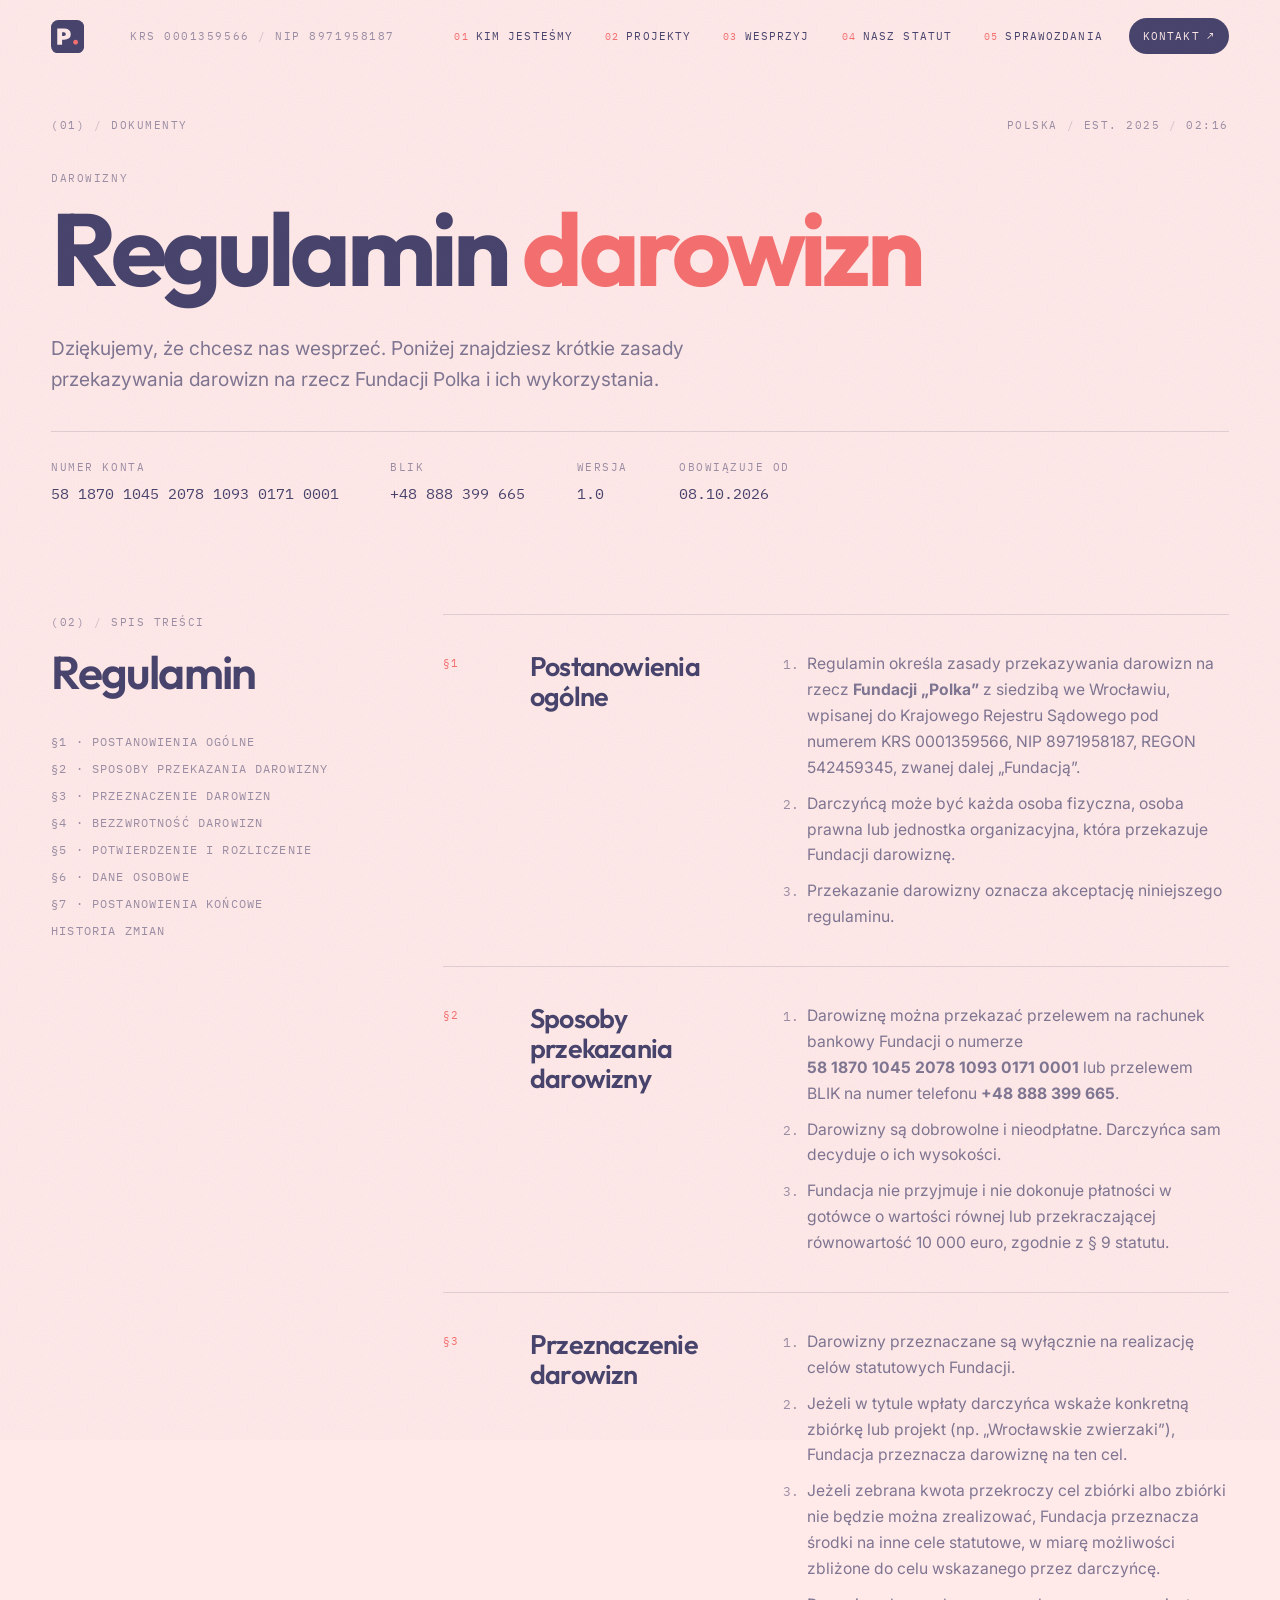
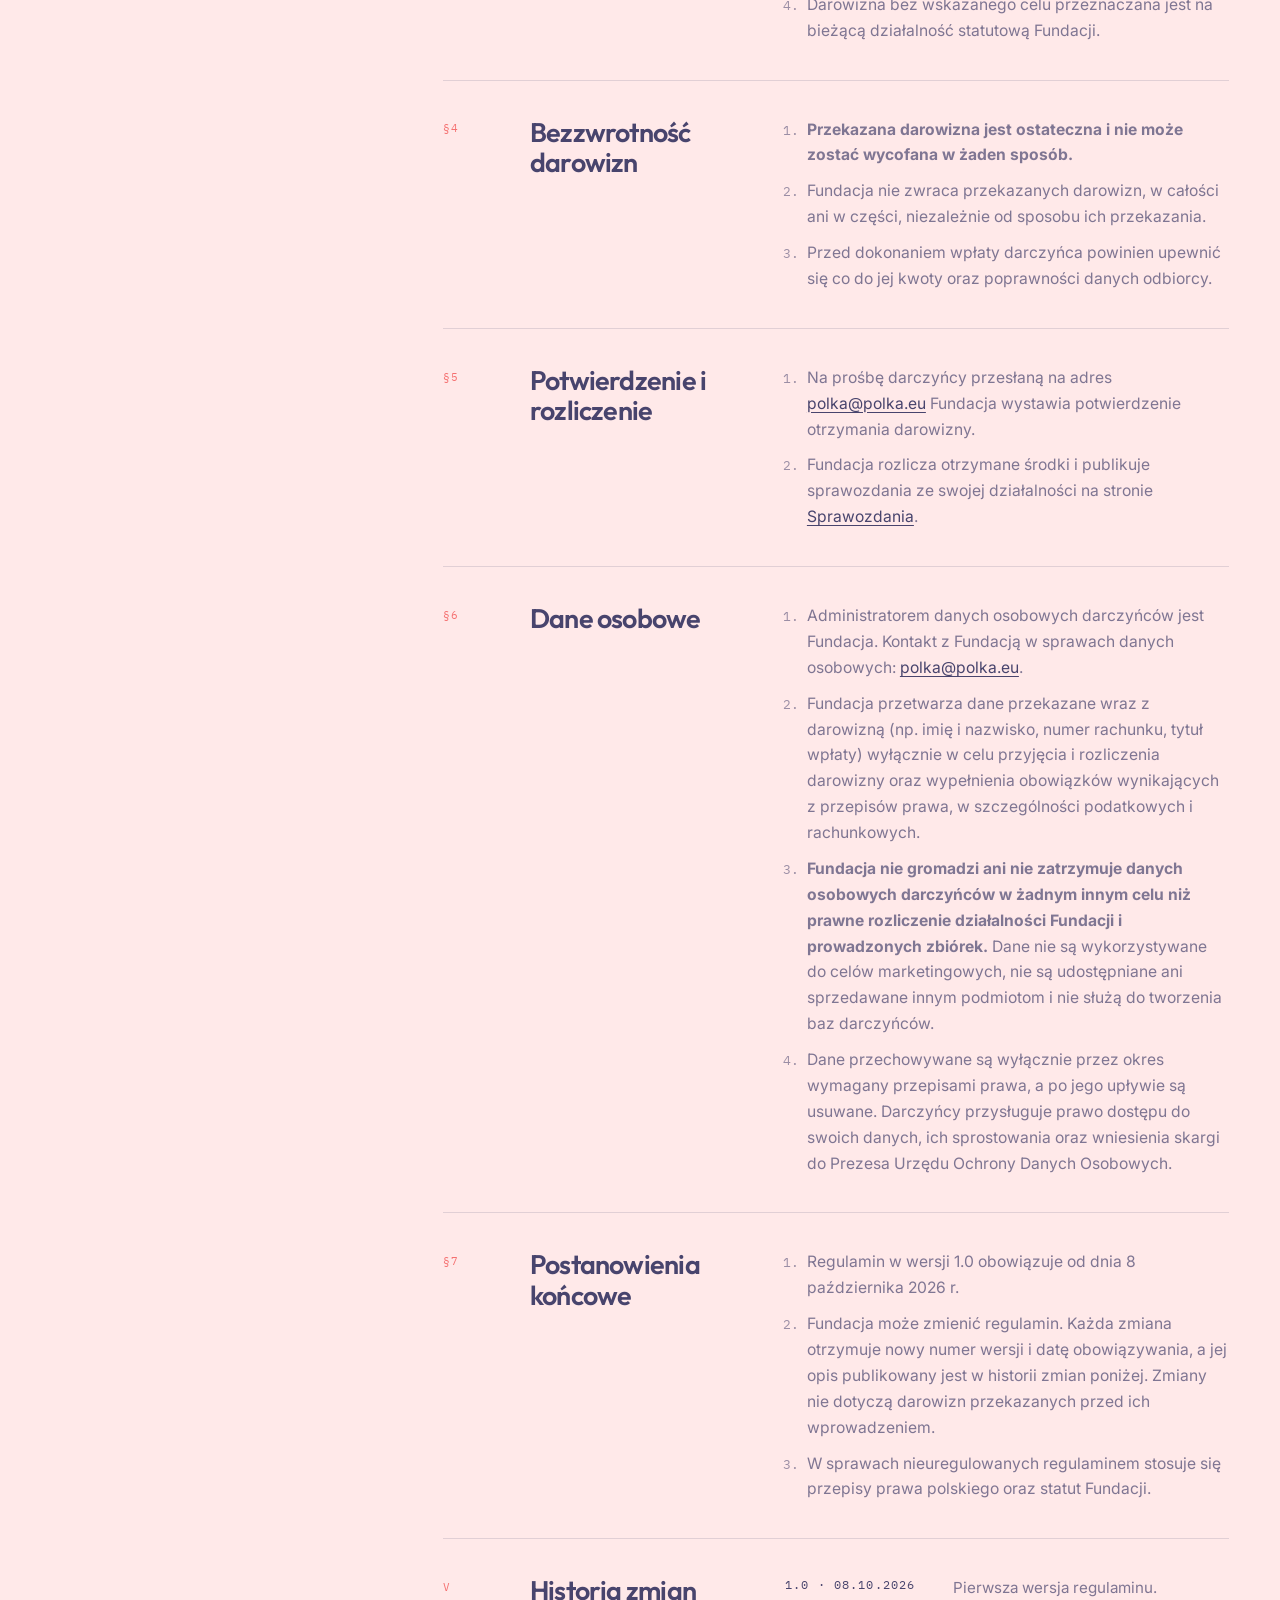
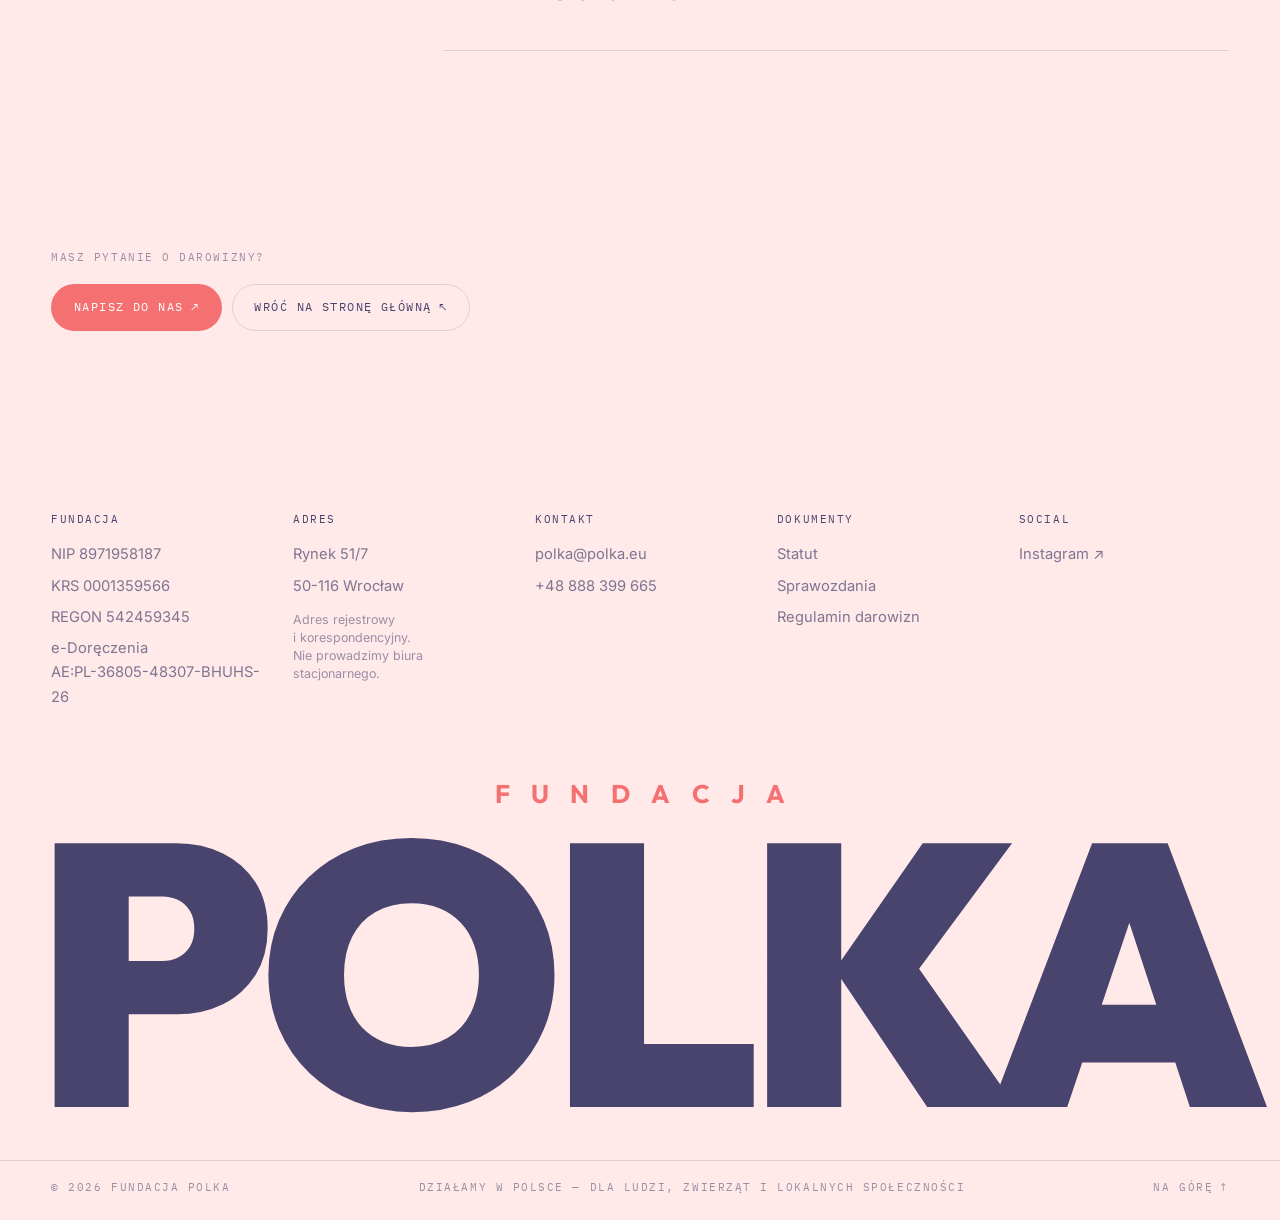
<file: regulamin.html>
<!DOCTYPE html>
<html lang="pl">
<head>
    <meta charset="UTF-8" />
    <meta name="viewport" content="width=device-width, initial-scale=1.0" />
    <meta name="description" content="Regulamin darowizn Fundacji Polka — zasady przekazywania i wykorzystania darowizn. KRS 0001359566." />
    <meta name="theme-color" content="#FFE9E9" />
    <link rel="canonical" href="https://polka.eu/regulamin.html" />

    <!-- Social previews: Facebook, Messenger, Instagram (DM links), WhatsApp, LinkedIn, X/Twitter -->
    <meta property="og:type" content="website" />
    <meta property="og:site_name" content="Fundacja Polka" />
    <meta property="og:locale" content="pl_PL" />
    <meta property="og:url" content="https://polka.eu/regulamin.html" />
    <meta property="og:title" content="Regulamin darowizn — Fundacja Polka" />
    <meta property="og:description" content="Zasady przekazywania i wykorzystania darowizn na rzecz Fundacji Polka." />
    <meta property="og:image" content="https://polka.eu/og/og-default.png" />
    <meta property="og:image:type" content="image/png" />
    <meta property="og:image:width" content="1200" />
    <meta property="og:image:height" content="630" />
    <meta property="og:image:alt" content="Fundacja Polka — regulamin darowizn" />
    <meta name="twitter:card" content="summary_large_image" />
    <meta name="twitter:title" content="Regulamin darowizn — Fundacja Polka" />
    <meta name="twitter:description" content="Zasady przekazywania i wykorzystania darowizn na rzecz Fundacji Polka." />
    <meta name="twitter:image" content="https://polka.eu/og/og-default.png" />
    <meta name="twitter:image:alt" content="Fundacja Polka — regulamin darowizn" />
    <link rel="icon" href="favicon.svg" type="image/svg+xml" />
    <link rel="apple-touch-icon" href="apple-touch-icon.png" />
    <title>Regulamin darowizn — Fundacja Polka</title>
    <link rel="preconnect" href="https://api.fontshare.com" />
    <link href="https://api.fontshare.com/v2/css?f[]=switzer@400,500,700,900&display=swap" rel="stylesheet" />
    <link rel="preconnect" href="https://fonts.googleapis.com" />
    <link rel="preconnect" href="https://fonts.gstatic.com" crossorigin />
    <link href="https://fonts.googleapis.com/css2?family=Outfit:wght@300;400;500;600;700;800;900&family=Inter:wght@300;400;500;600&family=IBM+Plex+Mono:wght@400;500&display=swap" rel="stylesheet" />
    <link rel="stylesheet" href="styles.css" />
</head>
<body>
    <div class="grain" aria-hidden="true"></div>
    <div class="progress" id="progress" aria-hidden="true"><span></span></div>
    <div class="cursor" id="cursor" aria-hidden="true"></div>

    <a href="#main" class="skip-link">Przejdź do treści</a>

    <!-- TOP BAR -->
    <header class="topbar" id="topbar">
        <a href="index.html" class="brand" aria-label="Fundacja Polka — strona główna">
            <span class="visually-hidden">Fundacja Polka</span>
            <svg class="brand-mark" viewBox="0 0 128 128" aria-hidden="true" focusable="false">
                <rect class="brand-mark-tile" width="128" height="128" rx="28" />
                <path class="brand-mark-p" d="M24.06 95V33H50.14Q62.27 33 69.15 38.7Q76.04 44.4 76.04 54.61Q76.04 64.82 69.15 70.52Q62.27 76.22 50.32 76.22H42.66V95ZM49.78 47.59H42.66V61.63H49.32Q56.98 61.63 56.98 54.61Q56.98 47.59 49.78 47.59Z" />
                <circle class="brand-mark-dot" cx="94.64" cy="85.7" r="9.3" />
            </svg>
        </a>

        <p class="topbar-meta label">KRS&nbsp;0001359566 <span class="sep">/</span> NIP&nbsp;8971958187</p>

        <nav class="topnav" aria-label="Nawigacja główna">
            <a href="index.html#about"><span class="idx">01</span> Kim jesteśmy</a>
            <a href="index.html#projects"><span class="idx">02</span> Projekty</a>
            <a href="index.html#support"><span class="idx">03</span> Wesprzyj</a>
            <a href="statut.html"><span class="idx">04</span> Nasz statut</a>
            <a href="sprawozdania.html"><span class="idx">05</span> Sprawozdania</a>
            <a href="index.html#contact" class="topnav-cta">Kontakt <span aria-hidden="true">↗</span></a>
        </nav>

        <button class="menu-btn" id="menu-btn" type="button" aria-expanded="false" aria-controls="menu">
            <span class="menu-btn-label">Menu</span>
            <span class="menu-btn-bars" aria-hidden="true"><i></i><i></i></span>
        </button>
    </header>

    <!-- FULLSCREEN MENU -->
    <div class="menu" id="menu" hidden>
        <nav class="menu-nav" aria-label="Menu">
            <a href="index.html#about"><span class="idx">01</span> Kim jesteśmy</a>
            <a href="index.html#projects"><span class="idx">02</span> Projekty</a>
            <a href="index.html#support"><span class="idx">03</span> Wesprzyj nas</a>
            <a href="statut.html"><span class="idx">04</span> Nasz statut</a>
            <a href="sprawozdania.html"><span class="idx">05</span> Sprawozdania</a>
            <a href="index.html#contact"><span class="idx">06</span> Kontakt</a>
        </nav>
        <div class="menu-foot label">
            <span>polka@polka.eu</span>
            <span>+48 888 399 665</span>
        </div>
    </div>

    <main id="main">
        <section class="doc-head">
            <div class="hero-head">
                <p class="label">(01) <span class="sep">/</span> Dokumenty</p>
                <p class="label">Polska <span class="sep">/</span> EST. 2025 <span class="sep">/</span> <span id="clock">--:--</span></p>
            </div>

            <div class="section-head">
                <p class="label">Darowizny</p>
                <h1 class="section-title">Regulamin <span class="accent">darowizn</span></h1>
            </div>

            <p class="doc-lead">Dziękujemy, że chcesz nas wesprzeć. Poniżej znajdziesz krótkie zasady przekazywania darowizn na rzecz Fundacji Polka i ich wykorzystania.</p>

            <dl class="doc-meta">
                <div><dt class="label">Numer konta</dt><dd>58 1870 1045 2078 1093 0171 0001</dd></div>
                <div><dt class="label">BLIK</dt><dd>+48 888 399 665</dd></div>
                <div><dt class="label">Wersja</dt><dd>1.0</dd></div>
                <div><dt class="label">Obowiązuje od</dt><dd>08.10.2026</dd></div>
            </dl>
        </section>

        <section id="regulamin" class="about doc">
            <aside class="about-aside">
                <p class="label sticky-label">(02) <span class="sep">/</span> Spis treści</p>
                <h2 class="about-heading">Regulamin</h2>
                <nav class="doc-toc" aria-label="Spis treści regulaminu">
                    <a href="#g1">§1 &middot; Postanowienia ogólne</a>
                    <a href="#g2">§2 &middot; Sposoby przekazania darowizny</a>
                    <a href="#g3">§3 &middot; Przeznaczenie darowizn</a>
                    <a href="#g4">§4 &middot; Bezzwrotność darowizn</a>
                    <a href="#g5">§5 &middot; Potwierdzenie i rozliczenie</a>
                    <a href="#g6">§6 &middot; Dane osobowe</a>
                    <a href="#g7">§7 &middot; Postanowienia końcowe</a>
                    <a href="#historia">Historia zmian</a>
                </nav>
            </aside>

            <div class="rows">
                <article class="row" id="g1" data-reveal>
                    <p class="row-idx label">§1</p>
                    <h3 class="row-title">Postanowienia ogólne</h3>
                    <div class="row-body">
                        <ol class="doc-list">
                            <li>Regulamin określa zasady przekazywania darowizn na rzecz <strong>Fundacji „Polka”</strong> z siedzibą we Wrocławiu, wpisanej do Krajowego Rejestru Sądowego pod numerem KRS 0001359566, NIP 8971958187, REGON 542459345, zwanej dalej „Fundacją”.</li>
                            <li>Darczyńcą może być każda osoba fizyczna, osoba prawna lub jednostka organizacyjna, która przekazuje Fundacji darowiznę.</li>
                            <li>Przekazanie darowizny oznacza akceptację niniejszego regulaminu.</li>
                        </ol>
                    </div>
                </article>

                <article class="row" id="g2" data-reveal>
                    <p class="row-idx label">§2</p>
                    <h3 class="row-title">Sposoby przekazania darowizny</h3>
                    <div class="row-body">
                        <ol class="doc-list">
                            <li>Darowiznę można przekazać przelewem na rachunek bankowy Fundacji o numerze <strong class="nowrap">58 1870 1045 2078 1093 0171 0001</strong> lub przelewem BLIK na numer telefonu <strong class="nowrap">+48 888 399 665</strong>.</li>
                            <li>Darowizny są dobrowolne i nieodpłatne. Darczyńca sam decyduje o ich wysokości.</li>
                            <li>Fundacja nie przyjmuje i nie dokonuje płatności w gotówce o wartości równej lub przekraczającej równowartość 10 000 euro, zgodnie z § 9 statutu.</li>
                        </ol>
                    </div>
                </article>

                <article class="row" id="g3" data-reveal>
                    <p class="row-idx label">§3</p>
                    <h3 class="row-title">Przeznaczenie darowizn</h3>
                    <div class="row-body">
                        <ol class="doc-list">
                            <li>Darowizny przeznaczane są wyłącznie na realizację celów statutowych Fundacji.</li>
                            <li>Jeżeli w tytule wpłaty darczyńca wskaże konkretną zbiórkę lub projekt (np. „Wrocławskie zwierzaki”), Fundacja przeznacza darowiznę na ten cel.</li>
                            <li>Jeżeli zebrana kwota przekroczy cel zbiórki albo zbiórki nie będzie można zrealizować, Fundacja przeznacza środki na inne cele statutowe, w miarę możliwości zbliżone do celu wskazanego przez darczyńcę.</li>
                            <li>Darowizna bez wskazanego celu przeznaczana jest na bieżącą działalność statutową Fundacji.</li>
                        </ol>
                    </div>
                </article>

                <article class="row" id="g4" data-reveal>
                    <p class="row-idx label">§4</p>
                    <h3 class="row-title">Bezzwrotność darowizn</h3>
                    <div class="row-body">
                        <ol class="doc-list">
                            <li><strong>Przekazana darowizna jest ostateczna i nie może zostać wycofana w żaden sposób.</strong></li>
                            <li>Fundacja nie zwraca przekazanych darowizn, w całości ani w części, niezależnie od sposobu ich przekazania.</li>
                            <li>Przed dokonaniem wpłaty darczyńca powinien upewnić się co do jej kwoty oraz poprawności danych odbiorcy.</li>
                        </ol>
                    </div>
                </article>

                <article class="row" id="g5" data-reveal>
                    <p class="row-idx label">§5</p>
                    <h3 class="row-title">Potwierdzenie i rozliczenie</h3>
                    <div class="row-body">
                        <ol class="doc-list">
                            <li>Na prośbę darczyńcy przesłaną na adres <a href="mailto:polka@polka.eu">polka@polka.eu</a> Fundacja wystawia potwierdzenie otrzymania darowizny.</li>
                            <li>Fundacja rozlicza otrzymane środki i publikuje sprawozdania ze swojej działalności na stronie <a href="sprawozdania.html">Sprawozdania</a>.</li>
                        </ol>
                    </div>
                </article>

                <article class="row" id="g6" data-reveal>
                    <p class="row-idx label">§6</p>
                    <h3 class="row-title">Dane osobowe</h3>
                    <div class="row-body">
                        <ol class="doc-list">
                            <li>Administratorem danych osobowych darczyńców jest Fundacja. Kontakt z Fundacją w sprawach danych osobowych: <a href="mailto:polka@polka.eu">polka@polka.eu</a>.</li>
                            <li>Fundacja przetwarza dane przekazane wraz z darowizną (np. imię i nazwisko, numer rachunku, tytuł wpłaty) wyłącznie w celu przyjęcia i rozliczenia darowizny oraz wypełnienia obowiązków wynikających z przepisów prawa, w szczególności podatkowych i rachunkowych.</li>
                            <li><strong>Fundacja nie gromadzi ani nie zatrzymuje danych osobowych darczyńców w żadnym innym celu niż prawne rozliczenie działalności Fundacji i prowadzonych zbiórek.</strong> Dane nie są wykorzystywane do celów marketingowych, nie są udostępniane ani sprzedawane innym podmiotom i nie służą do tworzenia baz darczyńców.</li>
                            <li>Dane przechowywane są wyłącznie przez okres wymagany przepisami prawa, a po jego upływie są usuwane. Darczyńcy przysługuje prawo dostępu do swoich danych, ich sprostowania oraz wniesienia skargi do Prezesa Urzędu Ochrony Danych Osobowych.</li>
                        </ol>
                    </div>
                </article>

                <article class="row" id="g7" data-reveal>
                    <p class="row-idx label">§7</p>
                    <h3 class="row-title">Postanowienia końcowe</h3>
                    <div class="row-body">
                        <ol class="doc-list">
                            <li>Regulamin w wersji 1.0 obowiązuje od dnia 8 października 2026 r.</li>
                            <li>Fundacja może zmienić regulamin. Każda zmiana otrzymuje nowy numer wersji i datę obowiązywania, a jej opis publikowany jest w historii zmian poniżej. Zmiany nie dotyczą darowizn przekazanych przed ich wprowadzeniem.</li>
                            <li>W sprawach nieuregulowanych regulaminem stosuje się przepisy prawa polskiego oraz statut Fundacji.</li>
                        </ol>
                    </div>
                </article>

                <article class="row" id="historia" data-reveal>
                    <p class="row-idx label">v</p>
                    <h3 class="row-title">Historia zmian</h3>
                    <div class="row-body">
                        <dl class="deflist">
                            <div>
                                <dt>1.0 &middot; 08.10.2026</dt>
                                <dd>Pierwsza wersja regulaminu.</dd>
                            </div>
                        </dl>
                    </div>
                </article>
            </div>
        </section>

        <section class="doc-foot">
            <p class="label">Masz pytanie o darowizny?</p>
            <div class="hero-actions">
                <a href="mailto:polka@polka.eu" class="btn btn-solid" data-magnetic>
                    Napisz do nas <span class="btn-arrow" aria-hidden="true">↗</span>
                </a>
                <a href="index.html" class="btn btn-line" data-magnetic>
                    Wróć na stronę główną <span class="btn-arrow" aria-hidden="true">↖</span>
                </a>
            </div>
        </section>
    </main>

    <footer id="contact" class="footer">
        <div class="footer-top">
            <div class="footer-col">
                <p class="label">Fundacja</p>
                <p>NIP 8971958187</p>
                <p>KRS 0001359566</p>
                <p>REGON 542459345</p>
                <p>e-Doręczenia<br>AE:PL-36805-48307-BHUHS-26</p>
            </div>

            <div class="footer-col">
                <p class="label">Adres</p>
                <address class="footer-address">
                    <span>Rynek 51/7</span>
                    <span>50-116 Wrocław</span>
                </address>
                <p class="footer-note">Adres rejestrowy i&nbsp;korespondencyjny.<br>Nie prowadzimy biura stacjonarnego.</p>
            </div>

            <div class="footer-col">
                <p class="label">Kontakt</p>
                <a href="mailto:polka@polka.eu" class="footer-link">polka@polka.eu</a>
                <a href="tel:+48888399665" class="footer-link">+48 888 399 665</a>
                <a href="#instagram" class="footer-link footer-link-mobile">Instagram <span aria-hidden="true">↗</span></a>
            </div>

            <div class="footer-col">
                <p class="label">Dokumenty</p>
                <a href="statut.html" class="footer-link">Statut</a>
                <a href="sprawozdania.html" class="footer-link">Sprawozdania</a>
                <a href="regulamin.html" class="footer-link">Regulamin darowizn</a>
            </div>

            <div class="footer-col footer-col-social">
                <p class="label">Social</p>
                <a href="#instagram" class="footer-link">Instagram <span aria-hidden="true">↗</span></a>
            </div>
        </div>

        <div class="wordmark footer-wordmark" aria-hidden="true">
            <span class="wordmark-top"><span>F</span><span>U</span><span>N</span><span>D</span><span>A</span><span>C</span><span>J</span><span>A</span></span>
            <span class="wordmark-main">Polka</span>
        </div>

        <div class="footer-bottom label">
            <span>© <span id="year">2026</span> Fundacja Polka</span>
            <span>Działamy w Polsce — dla ludzi, zwierząt i lokalnych społeczności</span>
            <a href="#main" class="to-top">Na górę <span aria-hidden="true">↑</span></a>
        </div>
    </footer>

    <div class="toast" id="toast" role="status" aria-live="polite"></div>

    <script>
    (function () {
        "use strict";

        var reduce = window.matchMedia("(prefers-reduced-motion: reduce)").matches;
        var fine = window.matchMedia("(hover: hover) and (pointer: fine)").matches;
        var root = document.documentElement;

        /* ---------- clock (Warsaw) ---------- */
        var clock = document.getElementById("clock");
        function paintClock() {
            try {
                clock.textContent = new Date().toLocaleTimeString("pl-PL", {
                    hour: "2-digit", minute: "2-digit", timeZone: "Europe/Warsaw"
                });
            } catch (err) {
                clock.textContent = new Date().toLocaleTimeString("pl-PL", { hour: "2-digit", minute: "2-digit" });
            }
        }
        paintClock();
        window.setInterval(paintClock, 20000);

        var year = document.getElementById("year");
        if (year) { year.textContent = new Date().getFullYear(); }

        /* ---------- scroll progress + header state ---------- */
        var bar = document.querySelector(".progress span");
        var topbar = document.getElementById("topbar");
        function onScroll() {
            var y = window.scrollY;
            var max = document.body.scrollHeight - window.innerHeight;
            bar.style.transform = "scaleX(" + (max > 0 ? y / max : 0) + ")";
            topbar.classList.toggle("is-stuck", y > 40);
        }
        onScroll();
        window.addEventListener("scroll", onScroll, { passive: true });

        /* ---------- fullscreen menu ---------- */
        var menuBtn = document.getElementById("menu-btn");
        var menu = document.getElementById("menu");
        function setMenu(open) {
            document.body.classList.toggle("menu-open", open);
            menuBtn.setAttribute("aria-expanded", open ? "true" : "false");
            if (open) {
                menu.hidden = false;
                window.requestAnimationFrame(function () { menu.classList.add("is-open"); });
            } else {
                menu.classList.remove("is-open");
                window.setTimeout(function () { if (!document.body.classList.contains("menu-open")) { menu.hidden = true; } }, 420);
            }
        }
        menuBtn.addEventListener("click", function () {
            setMenu(!document.body.classList.contains("menu-open"));
        });
        menu.addEventListener("click", function (e) { if (e.target.closest("a")) { setMenu(false); } });
        document.addEventListener("keydown", function (e) { if (e.key === "Escape") { setMenu(false); } });

        /* ---------- custom cursor ---------- */
        var cursor = document.getElementById("cursor");
        if (fine && !reduce) {
            var cx = window.innerWidth / 2, cy = window.innerHeight / 2, tx = cx, ty = cy;
            window.addEventListener("mousemove", function (e) {
                if (!root.classList.contains("has-cursor")) {
                    cx = tx = e.clientX;
                    cy = ty = e.clientY;
                    root.classList.add("has-cursor");
                }
                tx = e.clientX;
                ty = e.clientY;
            });
            (function loop() {
                cx += (tx - cx) * 0.18;
                cy += (ty - cy) * 0.18;
                cursor.style.transform = "translate3d(" + cx + "px," + cy + "px,0) translate(-50%,-50%)";
                window.requestAnimationFrame(loop);
            }());
            document.addEventListener("mouseover", function (e) {
                var hot = e.target.closest("a, button, .index-row, .copy-card");
                cursor.classList.toggle("is-hot", !!hot);
            });
        }

        /* ---------- magnetic buttons ---------- */
        if (fine && !reduce) {
            Array.prototype.forEach.call(document.querySelectorAll("[data-magnetic]"), function (el) {
                el.addEventListener("mousemove", function (e) {
                    var r = el.getBoundingClientRect();
                    var dx = (e.clientX - (r.left + r.width / 2)) * 0.22;
                    var dy = (e.clientY - (r.top + r.height / 2)) * 0.32;
                    el.style.transform = "translate(" + dx + "px," + dy + "px)";
                });
                el.addEventListener("mouseleave", function () { el.style.transform = ""; });
            });
        }

        /* ---------- reveal on scroll ---------- */
        var revealables = document.querySelectorAll(
            "[data-reveal], [data-reveal-lines] .line, .section-head, .about-aside, .stat, .collab-body > *, .support-head > *, .copy-card, .projects-foot, .footer-col, .support .btn"
        );
        if (reduce || !("IntersectionObserver" in window)) {
            Array.prototype.forEach.call(revealables, function (el) { el.classList.add("in"); });
        } else {
            Array.prototype.forEach.call(revealables, function (el, i) {
                el.classList.add("rv");
                el.style.transitionDelay = (i % 4) * 70 + "ms";
            });
            var io = new IntersectionObserver(function (entries) {
                entries.forEach(function (entry) {
                    if (entry.isIntersecting) {
                        entry.target.classList.add("in");
                        io.unobserve(entry.target);
                    }
                });
            }, { threshold: 0, rootMargin: "0px 0px -8% 0px" });
            Array.prototype.forEach.call(revealables, function (el) { io.observe(el); });
        }

        /* ---------- counting stats ---------- */
        var nums = document.querySelectorAll(".stat-num");
        if (!reduce && "IntersectionObserver" in window) {
            var numObserver = new IntersectionObserver(function (entries) {
                entries.forEach(function (entry) {
                    if (!entry.isIntersecting) { return; }
                    var el = entry.target;
                    numObserver.unobserve(el);
                    var target = parseInt(el.getAttribute("data-count"), 10);
                    var suffix = el.getAttribute("data-suffix") || "";
                    var start = performance.now();
                    (function step(now) {
                        var p = Math.min(1, (now - start) / 1100);
                        var eased = 1 - Math.pow(1 - p, 3);
                        el.textContent = Math.round(target * eased) + suffix;
                        if (p < 1) { window.requestAnimationFrame(step); }
                    }(start));
                });
            }, { threshold: 0.6 });
            Array.prototype.forEach.call(nums, function (el) { numObserver.observe(el); });
        }

        /* ---------- copy to clipboard ---------- */
        var toast = document.getElementById("toast");
        var toastTimer;
        function showToast(msg) {
            toast.textContent = msg;
            toast.classList.add("is-visible");
            window.clearTimeout(toastTimer);
            toastTimer = window.setTimeout(function () { toast.classList.remove("is-visible"); }, 2400);
        }
        function fallbackCopy(text) {
            var f = document.createElement("textarea");
            f.value = text;
            f.setAttribute("readonly", "");
            f.style.position = "fixed";
            f.style.opacity = "0";
            document.body.appendChild(f);
            f.select();
            try { document.execCommand("copy"); } catch (err) { /* noop */ }
            document.body.removeChild(f);
        }
        Array.prototype.forEach.call(document.querySelectorAll("[data-copy]"), function (el) {
            el.addEventListener("click", function () {
                var value = el.getAttribute("data-copy");
                function done() {
                    el.classList.add("is-copied");
                    window.setTimeout(function () { el.classList.remove("is-copied"); }, 1300);
                    showToast("Skopiowano: " + value);
                }
                if (navigator.clipboard && navigator.clipboard.writeText) {
                    navigator.clipboard.writeText(value).then(done, function () { fallbackCopy(value); done(); });
                } else {
                    fallbackCopy(value);
                    done();
                }
            });
        });
    }());
    </script>
</body>
</html>
</file>
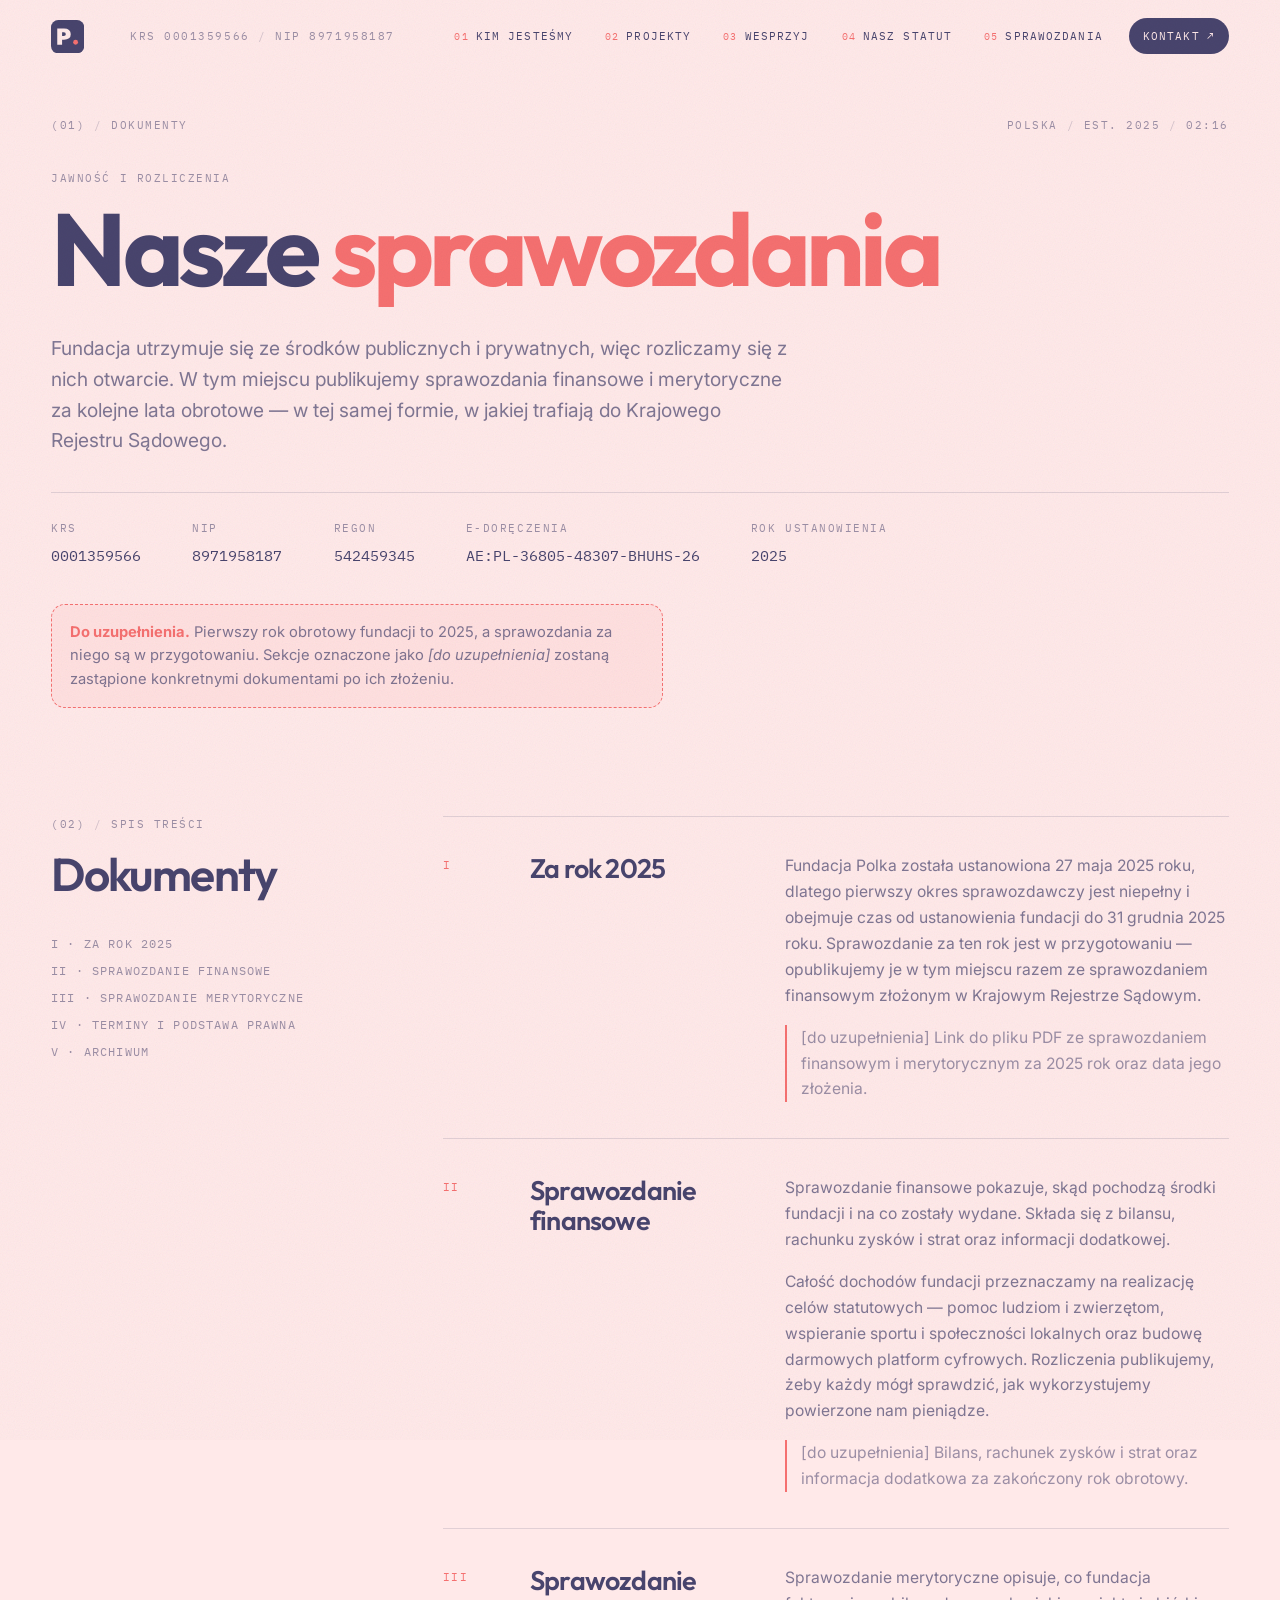
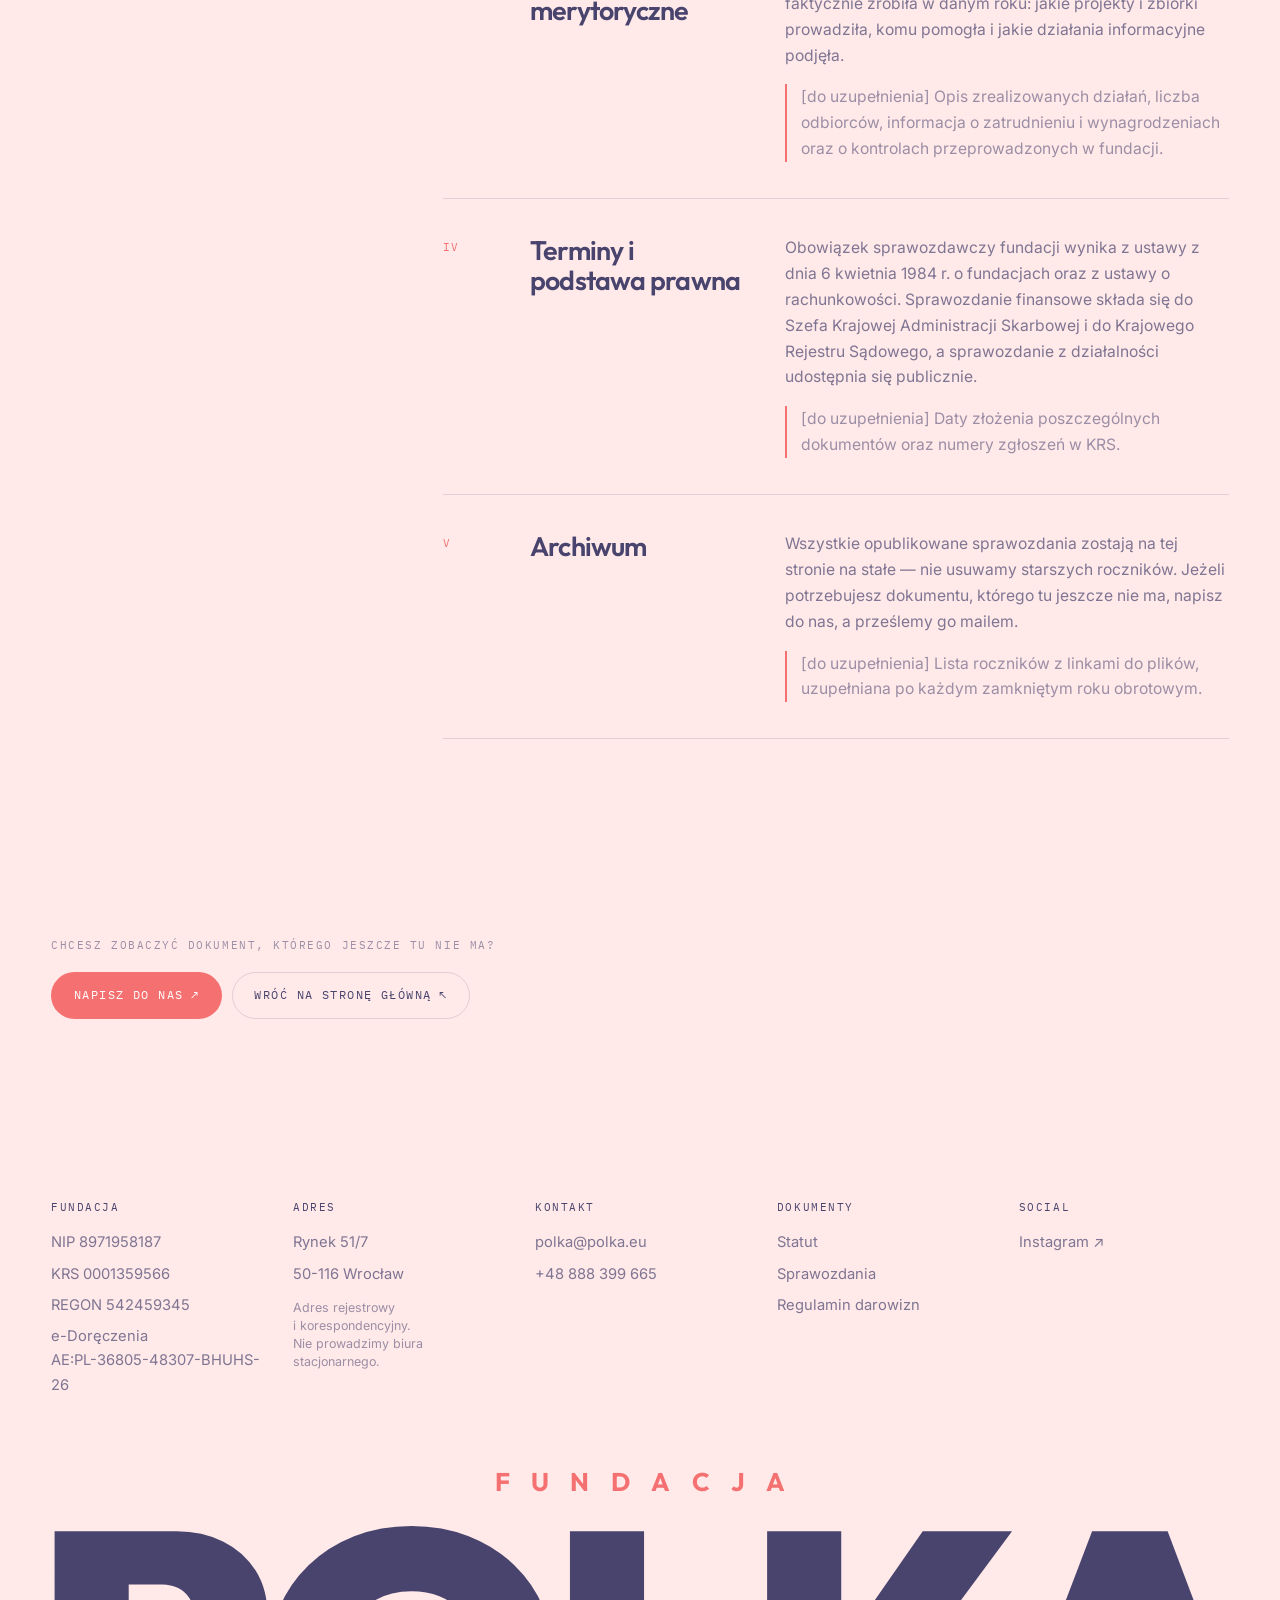
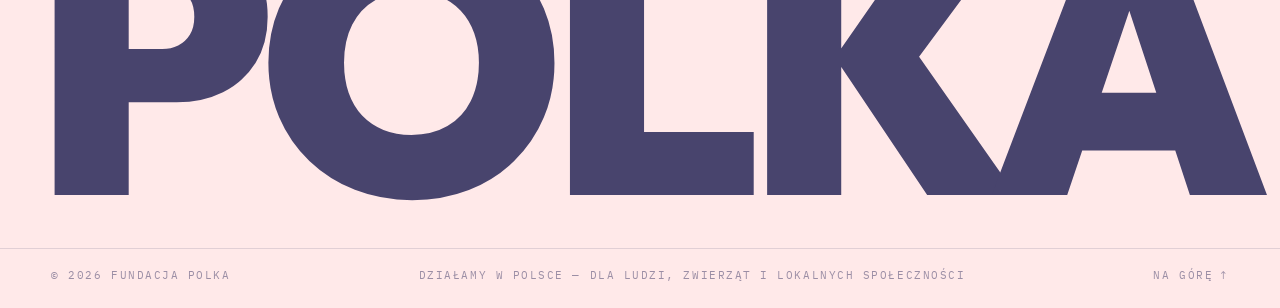
<file: sprawozdania.html>
<!DOCTYPE html>
<html lang="pl">
<head>
    <meta charset="UTF-8" />
    <meta name="viewport" content="width=device-width, initial-scale=1.0" />
    <meta name="description" content="Sprawozdania finansowe i merytoryczne Fundacji Polka — jawne rozliczenie środków. KRS 0001359566." />
    <meta name="theme-color" content="#FFE9E9" />
    <link rel="canonical" href="https://polka.eu/sprawozdania.html" />

    <!-- Social previews: Facebook, Messenger, Instagram (DM links), WhatsApp, LinkedIn, X/Twitter -->
    <meta property="og:type" content="website" />
    <meta property="og:site_name" content="Fundacja Polka" />
    <meta property="og:locale" content="pl_PL" />
    <meta property="og:url" content="https://polka.eu/sprawozdania.html" />
    <meta property="og:title" content="Sprawozdania — Fundacja Polka" />
    <meta property="og:description" content="Sprawozdania finansowe i merytoryczne Fundacji Polka — jawne rozliczenie środków. KRS 0001359566." />
    <meta property="og:image" content="https://polka.eu/og/og-default.png" />
    <meta property="og:image:type" content="image/png" />
    <meta property="og:image:width" content="1200" />
    <meta property="og:image:height" content="630" />
    <meta property="og:image:alt" content="Fundacja Polka — sprawozdania" />
    <meta name="twitter:card" content="summary_large_image" />
    <meta name="twitter:title" content="Sprawozdania — Fundacja Polka" />
    <meta name="twitter:description" content="Sprawozdania finansowe i merytoryczne Fundacji Polka — jawne rozliczenie środków. KRS 0001359566." />
    <meta name="twitter:image" content="https://polka.eu/og/og-default.png" />
    <meta name="twitter:image:alt" content="Fundacja Polka — sprawozdania" />
    <link rel="icon" href="favicon.svg" type="image/svg+xml" />
    <link rel="apple-touch-icon" href="apple-touch-icon.png" />
    <title>Sprawozdania — Fundacja Polka</title>
    <link rel="preconnect" href="https://api.fontshare.com" />
    <link href="https://api.fontshare.com/v2/css?f[]=switzer@400,500,700,900&display=swap" rel="stylesheet" />
    <link rel="preconnect" href="https://fonts.googleapis.com" />
    <link rel="preconnect" href="https://fonts.gstatic.com" crossorigin />
    <link href="https://fonts.googleapis.com/css2?family=Outfit:wght@300;400;500;600;700;800;900&family=Inter:wght@300;400;500;600&family=IBM+Plex+Mono:wght@400;500&display=swap" rel="stylesheet" />
    <link rel="stylesheet" href="styles.css" />
</head>
<body>
    <div class="grain" aria-hidden="true"></div>
    <div class="progress" id="progress" aria-hidden="true"><span></span></div>
    <div class="cursor" id="cursor" aria-hidden="true"></div>

    <a href="#main" class="skip-link">Przejdź do treści</a>

    <!-- TOP BAR -->
    <header class="topbar" id="topbar">
        <a href="index.html" class="brand" aria-label="Fundacja Polka — strona główna">
            <span class="visually-hidden">Fundacja Polka</span>
            <svg class="brand-mark" viewBox="0 0 128 128" aria-hidden="true" focusable="false">
                <rect class="brand-mark-tile" width="128" height="128" rx="28" />
                <path class="brand-mark-p" d="M24.06 95V33H50.14Q62.27 33 69.15 38.7Q76.04 44.4 76.04 54.61Q76.04 64.82 69.15 70.52Q62.27 76.22 50.32 76.22H42.66V95ZM49.78 47.59H42.66V61.63H49.32Q56.98 61.63 56.98 54.61Q56.98 47.59 49.78 47.59Z" />
                <circle class="brand-mark-dot" cx="94.64" cy="85.7" r="9.3" />
            </svg>
        </a>

        <p class="topbar-meta label">KRS&nbsp;0001359566 <span class="sep">/</span> NIP&nbsp;8971958187</p>

        <nav class="topnav" aria-label="Nawigacja główna">
            <a href="index.html#about"><span class="idx">01</span> Kim jesteśmy</a>
            <a href="index.html#projects"><span class="idx">02</span> Projekty</a>
            <a href="index.html#support"><span class="idx">03</span> Wesprzyj</a>
            <a href="statut.html"><span class="idx">04</span> Nasz statut</a>
            <a href="sprawozdania.html" aria-current="page"><span class="idx">05</span> Sprawozdania</a>
            <a href="index.html#contact" class="topnav-cta">Kontakt <span aria-hidden="true">↗</span></a>
        </nav>

        <button class="menu-btn" id="menu-btn" type="button" aria-expanded="false" aria-controls="menu">
            <span class="menu-btn-label">Menu</span>
            <span class="menu-btn-bars" aria-hidden="true"><i></i><i></i></span>
        </button>
    </header>

    <!-- FULLSCREEN MENU -->
    <div class="menu" id="menu" hidden>
        <nav class="menu-nav" aria-label="Menu">
            <a href="index.html#about"><span class="idx">01</span> Kim jesteśmy</a>
            <a href="index.html#projects"><span class="idx">02</span> Projekty</a>
            <a href="index.html#support"><span class="idx">03</span> Wesprzyj nas</a>
            <a href="statut.html"><span class="idx">04</span> Nasz statut</a>
            <a href="sprawozdania.html"><span class="idx">05</span> Sprawozdania</a>
            <a href="index.html#contact"><span class="idx">06</span> Kontakt</a>
        </nav>
        <div class="menu-foot label">
            <span>polka@polka.eu</span>
            <span>+48 888 399 665</span>
        </div>
    </div>

    <main id="main">
        <section class="doc-head">
            <div class="hero-head">
                <p class="label">(01) <span class="sep">/</span> Dokumenty</p>
                <p class="label">Polska <span class="sep">/</span> EST. 2025 <span class="sep">/</span> <span id="clock">--:--</span></p>
            </div>

            <div class="section-head">
                <p class="label">Jawność i rozliczenia</p>
                <h1 class="section-title">Nasze <span class="accent">sprawozdania</span></h1>
            </div>

            <p class="doc-lead">Fundacja utrzymuje się ze środków publicznych i prywatnych, więc rozliczamy się z nich otwarcie. W tym miejscu publikujemy sprawozdania finansowe i merytoryczne za kolejne lata obrotowe — w tej samej formie, w jakiej trafiają do Krajowego Rejestru Sądowego.</p>

            <dl class="doc-meta">
                <div><dt class="label">KRS</dt><dd>0001359566</dd></div>
                <div><dt class="label">NIP</dt><dd>8971958187</dd></div>
                <div><dt class="label">REGON</dt><dd>542459345</dd></div>
                <div><dt class="label">e-Doręczenia</dt><dd>AE:PL-36805-48307-BHUHS-26</dd></div>
                <div><dt class="label">Rok ustanowienia</dt><dd>2025</dd></div>
            </dl>

            <p class="doc-note" role="note"><strong>Do uzupełnienia.</strong> Pierwszy rok obrotowy fundacji to 2025, a sprawozdania za niego są w przygotowaniu. Sekcje oznaczone jako <em>[do uzupełnienia]</em> zostaną zastąpione konkretnymi dokumentami po ich złożeniu.</p>
        </section>

        <section id="sprawozdania" class="about doc">
            <aside class="about-aside">
                <p class="label sticky-label">(02) <span class="sep">/</span> Spis treści</p>
                <h2 class="about-heading">Dokumenty</h2>
                <nav class="doc-toc" aria-label="Spis treści sprawozdań">
                    <a href="#s1">I &middot; Za rok 2025</a>
                    <a href="#s2">II &middot; Sprawozdanie finansowe</a>
                    <a href="#s3">III &middot; Sprawozdanie merytoryczne</a>
                    <a href="#s4">IV &middot; Terminy i podstawa prawna</a>
                    <a href="#s5">V &middot; Archiwum</a>
                </nav>
            </aside>

            <div class="rows">
                <article class="row" id="s1" data-reveal>
                    <p class="row-idx label">I</p>
                    <h3 class="row-title">Za rok 2025</h3>
                    <div class="row-body">
                        <p>
                            Fundacja Polka została ustanowiona 27 maja 2025 roku, dlatego pierwszy
                            okres sprawozdawczy jest niepełny i obejmuje czas od ustanowienia fundacji
                            do 31 grudnia 2025 roku. Sprawozdanie za ten rok jest
                            w przygotowaniu — opublikujemy je w tym miejscu razem ze sprawozdaniem
                            finansowym złożonym w Krajowym Rejestrze Sądowym.
                        </p>
                        <p class="doc-todo">[do uzupełnienia] Link do pliku PDF ze sprawozdaniem
                            finansowym i merytorycznym za 2025 rok oraz data jego złożenia.</p>
                    </div>
                </article>

                <article class="row" id="s2" data-reveal>
                    <p class="row-idx label">II</p>
                    <h3 class="row-title">Sprawozdanie finansowe</h3>
                    <div class="row-body">
                        <p>
                            Sprawozdanie finansowe pokazuje, skąd pochodzą środki fundacji i na co
                            zostały wydane. Składa się z bilansu, rachunku zysków i strat oraz
                            informacji dodatkowej.
                        </p>
                        <p>
                            Całość dochodów fundacji przeznaczamy na realizację celów statutowych —
                            pomoc ludziom i zwierzętom, wspieranie sportu i społeczności lokalnych oraz
                            budowę darmowych platform cyfrowych. Rozliczenia publikujemy,
                            żeby każdy mógł sprawdzić, jak wykorzystujemy powierzone nam pieniądze.
                        </p>
                        <p class="doc-todo">[do uzupełnienia] Bilans, rachunek zysków i strat oraz
                            informacja dodatkowa za zakończony rok obrotowy.</p>
                    </div>
                </article>

                <article class="row" id="s3" data-reveal>
                    <p class="row-idx label">III</p>
                    <h3 class="row-title">Sprawozdanie merytoryczne</h3>
                    <div class="row-body">
                        <p>
                            Sprawozdanie merytoryczne opisuje, co fundacja faktycznie zrobiła w danym
                            roku: jakie projekty i zbiórki prowadziła, komu pomogła i jakie działania
                            informacyjne podjęła.
                        </p>
                        <p class="doc-todo">[do uzupełnienia] Opis zrealizowanych działań, liczba
                            odbiorców, informacja o zatrudnieniu i wynagrodzeniach oraz o kontrolach
                            przeprowadzonych w fundacji.</p>
                    </div>
                </article>

                <article class="row" id="s4" data-reveal>
                    <p class="row-idx label">IV</p>
                    <h3 class="row-title">Terminy i podstawa prawna</h3>
                    <div class="row-body">
                        <p>
                            Obowiązek sprawozdawczy fundacji wynika z ustawy z dnia 6 kwietnia 1984 r.
                            o fundacjach oraz z ustawy o rachunkowości. Sprawozdanie finansowe składa
                            się do Szefa Krajowej Administracji Skarbowej i do Krajowego Rejestru
                            Sądowego, a sprawozdanie z działalności udostępnia się publicznie.
                        </p>
                        <p class="doc-todo">[do uzupełnienia] Daty złożenia poszczególnych dokumentów
                            oraz numery zgłoszeń w KRS.</p>
                    </div>
                </article>

                <article class="row" id="s5" data-reveal>
                    <p class="row-idx label">V</p>
                    <h3 class="row-title">Archiwum</h3>
                    <div class="row-body">
                        <p>
                            Wszystkie opublikowane sprawozdania zostają na tej stronie na stałe —
                            nie usuwamy starszych roczników. Jeżeli potrzebujesz dokumentu, którego
                            tu jeszcze nie ma, napisz do nas, a prześlemy go mailem.
                        </p>
                        <p class="doc-todo">[do uzupełnienia] Lista roczników z linkami do plików,
                            uzupełniana po każdym zamkniętym roku obrotowym.</p>
                    </div>
                </article>
            </div>
        </section>

        <section class="doc-foot">
            <p class="label">Chcesz zobaczyć dokument, którego jeszcze tu nie ma?</p>
            <div class="hero-actions">
                <a href="index.html#contact" class="btn btn-solid" data-magnetic>
                    Napisz do nas <span class="btn-arrow" aria-hidden="true">↗</span>
                </a>
                <a href="index.html" class="btn btn-line" data-magnetic>
                    Wróć na stronę główną <span class="btn-arrow" aria-hidden="true">↖</span>
                </a>
            </div>
        </section>
    </main>

    <footer id="contact" class="footer">
        <div class="footer-top">
            <div class="footer-col">
                <p class="label">Fundacja</p>
                <p>NIP 8971958187</p>
                <p>KRS 0001359566</p>
                <p>REGON 542459345</p>
                <p>e-Doręczenia<br>AE:PL-36805-48307-BHUHS-26</p>
            </div>

            <div class="footer-col">
                <p class="label">Adres</p>
                <address class="footer-address">
                    <span>Rynek 51/7</span>
                    <span>50-116 Wrocław</span>
                </address>
                <p class="footer-note">Adres rejestrowy i&nbsp;korespondencyjny.<br>Nie prowadzimy biura stacjonarnego.</p>
            </div>

            <div class="footer-col">
                <p class="label">Kontakt</p>
                <a href="mailto:polka@polka.eu" class="footer-link">polka@polka.eu</a>
                <a href="tel:+48888399665" class="footer-link">+48 888 399 665</a>
                <a href="#instagram" class="footer-link footer-link-mobile">Instagram <span aria-hidden="true">↗</span></a>
            </div>

            <div class="footer-col">
                <p class="label">Dokumenty</p>
                <a href="statut.html" class="footer-link">Statut</a>
                <a href="sprawozdania.html" class="footer-link">Sprawozdania</a>
                <a href="regulamin.html" class="footer-link">Regulamin darowizn</a>
            </div>

            <div class="footer-col footer-col-social">
                <p class="label">Social</p>
                <a href="#instagram" class="footer-link">Instagram <span aria-hidden="true">↗</span></a>
            </div>
        </div>

        <div class="wordmark footer-wordmark" aria-hidden="true">
            <span class="wordmark-top"><span>F</span><span>U</span><span>N</span><span>D</span><span>A</span><span>C</span><span>J</span><span>A</span></span>
            <span class="wordmark-main">Polka</span>
        </div>

        <div class="footer-bottom label">
            <span>© <span id="year">2026</span> Fundacja Polka</span>
            <span>Działamy w Polsce — dla ludzi, zwierząt i lokalnych społeczności</span>
            <a href="#main" class="to-top">Na górę <span aria-hidden="true">↑</span></a>
        </div>
    </footer>

    <div class="toast" id="toast" role="status" aria-live="polite"></div>

    <script>
    (function () {
        "use strict";

        var reduce = window.matchMedia("(prefers-reduced-motion: reduce)").matches;
        var fine = window.matchMedia("(hover: hover) and (pointer: fine)").matches;
        var root = document.documentElement;

        /* ---------- clock (Warsaw) ---------- */
        var clock = document.getElementById("clock");
        function paintClock() {
            try {
                clock.textContent = new Date().toLocaleTimeString("pl-PL", {
                    hour: "2-digit", minute: "2-digit", timeZone: "Europe/Warsaw"
                });
            } catch (err) {
                clock.textContent = new Date().toLocaleTimeString("pl-PL", { hour: "2-digit", minute: "2-digit" });
            }
        }
        paintClock();
        window.setInterval(paintClock, 20000);

        var year = document.getElementById("year");
        if (year) { year.textContent = new Date().getFullYear(); }

        /* ---------- scroll progress + header state ---------- */
        var bar = document.querySelector(".progress span");
        var topbar = document.getElementById("topbar");
        function onScroll() {
            var y = window.scrollY;
            var max = document.body.scrollHeight - window.innerHeight;
            bar.style.transform = "scaleX(" + (max > 0 ? y / max : 0) + ")";
            topbar.classList.toggle("is-stuck", y > 40);
        }
        onScroll();
        window.addEventListener("scroll", onScroll, { passive: true });

        /* ---------- fullscreen menu ---------- */
        var menuBtn = document.getElementById("menu-btn");
        var menu = document.getElementById("menu");
        function setMenu(open) {
            document.body.classList.toggle("menu-open", open);
            menuBtn.setAttribute("aria-expanded", open ? "true" : "false");
            if (open) {
                menu.hidden = false;
                window.requestAnimationFrame(function () { menu.classList.add("is-open"); });
            } else {
                menu.classList.remove("is-open");
                window.setTimeout(function () { if (!document.body.classList.contains("menu-open")) { menu.hidden = true; } }, 420);
            }
        }
        menuBtn.addEventListener("click", function () {
            setMenu(!document.body.classList.contains("menu-open"));
        });
        menu.addEventListener("click", function (e) { if (e.target.closest("a")) { setMenu(false); } });
        document.addEventListener("keydown", function (e) { if (e.key === "Escape") { setMenu(false); } });

        /* ---------- custom cursor ---------- */
        var cursor = document.getElementById("cursor");
        if (fine && !reduce) {
            var cx = window.innerWidth / 2, cy = window.innerHeight / 2, tx = cx, ty = cy;
            window.addEventListener("mousemove", function (e) {
                if (!root.classList.contains("has-cursor")) {
                    cx = tx = e.clientX;
                    cy = ty = e.clientY;
                    root.classList.add("has-cursor");
                }
                tx = e.clientX;
                ty = e.clientY;
            });
            (function loop() {
                cx += (tx - cx) * 0.18;
                cy += (ty - cy) * 0.18;
                cursor.style.transform = "translate3d(" + cx + "px," + cy + "px,0) translate(-50%,-50%)";
                window.requestAnimationFrame(loop);
            }());
            document.addEventListener("mouseover", function (e) {
                var hot = e.target.closest("a, button, .index-row, .copy-card");
                cursor.classList.toggle("is-hot", !!hot);
            });
        }

        /* ---------- magnetic buttons ---------- */
        if (fine && !reduce) {
            Array.prototype.forEach.call(document.querySelectorAll("[data-magnetic]"), function (el) {
                el.addEventListener("mousemove", function (e) {
                    var r = el.getBoundingClientRect();
                    var dx = (e.clientX - (r.left + r.width / 2)) * 0.22;
                    var dy = (e.clientY - (r.top + r.height / 2)) * 0.32;
                    el.style.transform = "translate(" + dx + "px," + dy + "px)";
                });
                el.addEventListener("mouseleave", function () { el.style.transform = ""; });
            });
        }

        /* ---------- reveal on scroll ---------- */
        var revealables = document.querySelectorAll(
            "[data-reveal], [data-reveal-lines] .line, .section-head, .about-aside, .stat, .collab-body > *, .support-head > *, .copy-card, .projects-foot, .footer-col, .support .btn"
        );
        if (reduce || !("IntersectionObserver" in window)) {
            Array.prototype.forEach.call(revealables, function (el) { el.classList.add("in"); });
        } else {
            Array.prototype.forEach.call(revealables, function (el, i) {
                el.classList.add("rv");
                el.style.transitionDelay = (i % 4) * 70 + "ms";
            });
            var io = new IntersectionObserver(function (entries) {
                entries.forEach(function (entry) {
                    if (entry.isIntersecting) {
                        entry.target.classList.add("in");
                        io.unobserve(entry.target);
                    }
                });
            }, { threshold: 0, rootMargin: "0px 0px -8% 0px" });
            Array.prototype.forEach.call(revealables, function (el) { io.observe(el); });
        }

        /* ---------- counting stats ---------- */
        var nums = document.querySelectorAll(".stat-num");
        if (!reduce && "IntersectionObserver" in window) {
            var numObserver = new IntersectionObserver(function (entries) {
                entries.forEach(function (entry) {
                    if (!entry.isIntersecting) { return; }
                    var el = entry.target;
                    numObserver.unobserve(el);
                    var target = parseInt(el.getAttribute("data-count"), 10);
                    var suffix = el.getAttribute("data-suffix") || "";
                    var start = performance.now();
                    (function step(now) {
                        var p = Math.min(1, (now - start) / 1100);
                        var eased = 1 - Math.pow(1 - p, 3);
                        el.textContent = Math.round(target * eased) + suffix;
                        if (p < 1) { window.requestAnimationFrame(step); }
                    }(start));
                });
            }, { threshold: 0.6 });
            Array.prototype.forEach.call(nums, function (el) { numObserver.observe(el); });
        }

        /* ---------- copy to clipboard ---------- */
        var toast = document.getElementById("toast");
        var toastTimer;
        function showToast(msg) {
            toast.textContent = msg;
            toast.classList.add("is-visible");
            window.clearTimeout(toastTimer);
            toastTimer = window.setTimeout(function () { toast.classList.remove("is-visible"); }, 2400);
        }
        function fallbackCopy(text) {
            var f = document.createElement("textarea");
            f.value = text;
            f.setAttribute("readonly", "");
            f.style.position = "fixed";
            f.style.opacity = "0";
            document.body.appendChild(f);
            f.select();
            try { document.execCommand("copy"); } catch (err) { /* noop */ }
            document.body.removeChild(f);
        }
        Array.prototype.forEach.call(document.querySelectorAll("[data-copy]"), function (el) {
            el.addEventListener("click", function () {
                var value = el.getAttribute("data-copy");
                function done() {
                    el.classList.add("is-copied");
                    window.setTimeout(function () { el.classList.remove("is-copied"); }, 1300);
                    showToast("Skopiowano: " + value);
                }
                if (navigator.clipboard && navigator.clipboard.writeText) {
                    navigator.clipboard.writeText(value).then(done, function () { fallbackCopy(value); done(); });
                } else {
                    fallbackCopy(value);
                    done();
                }
            });
        });
    }());
    </script>
</body>
</html>
</file>
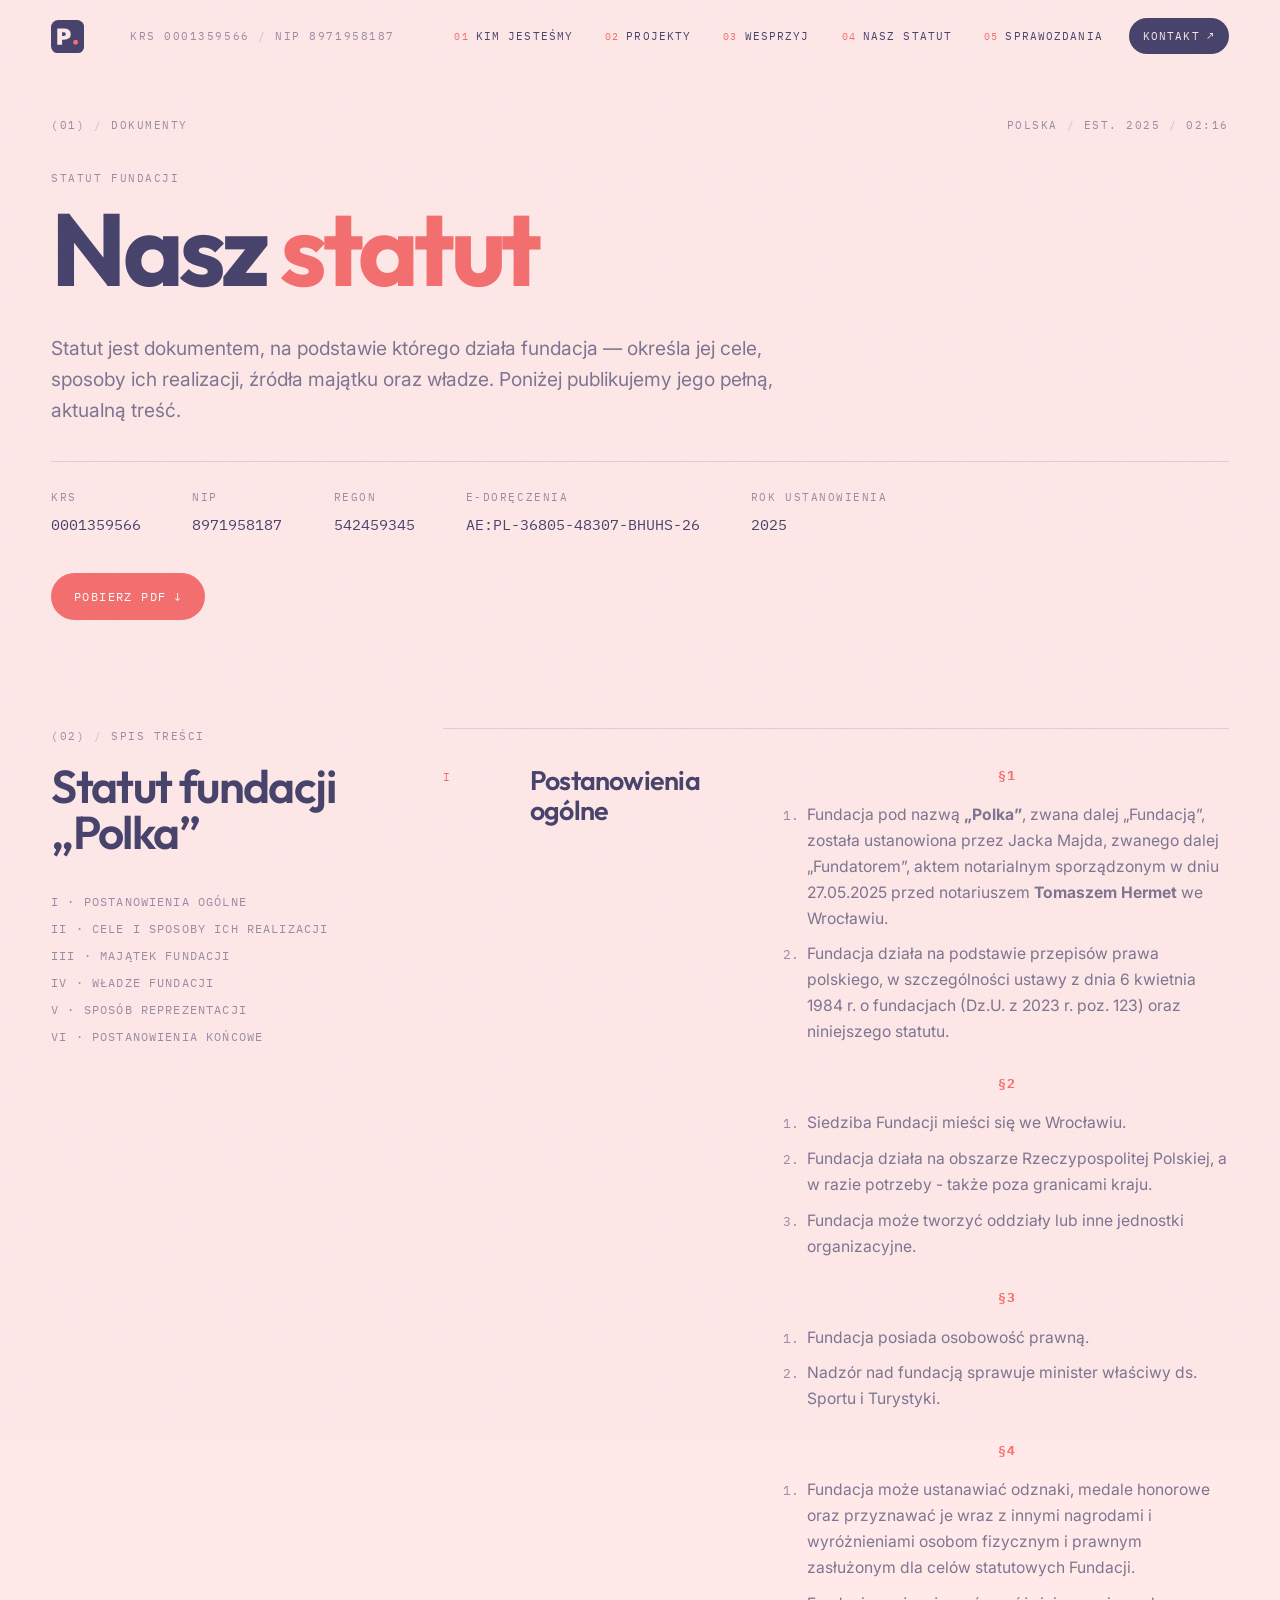
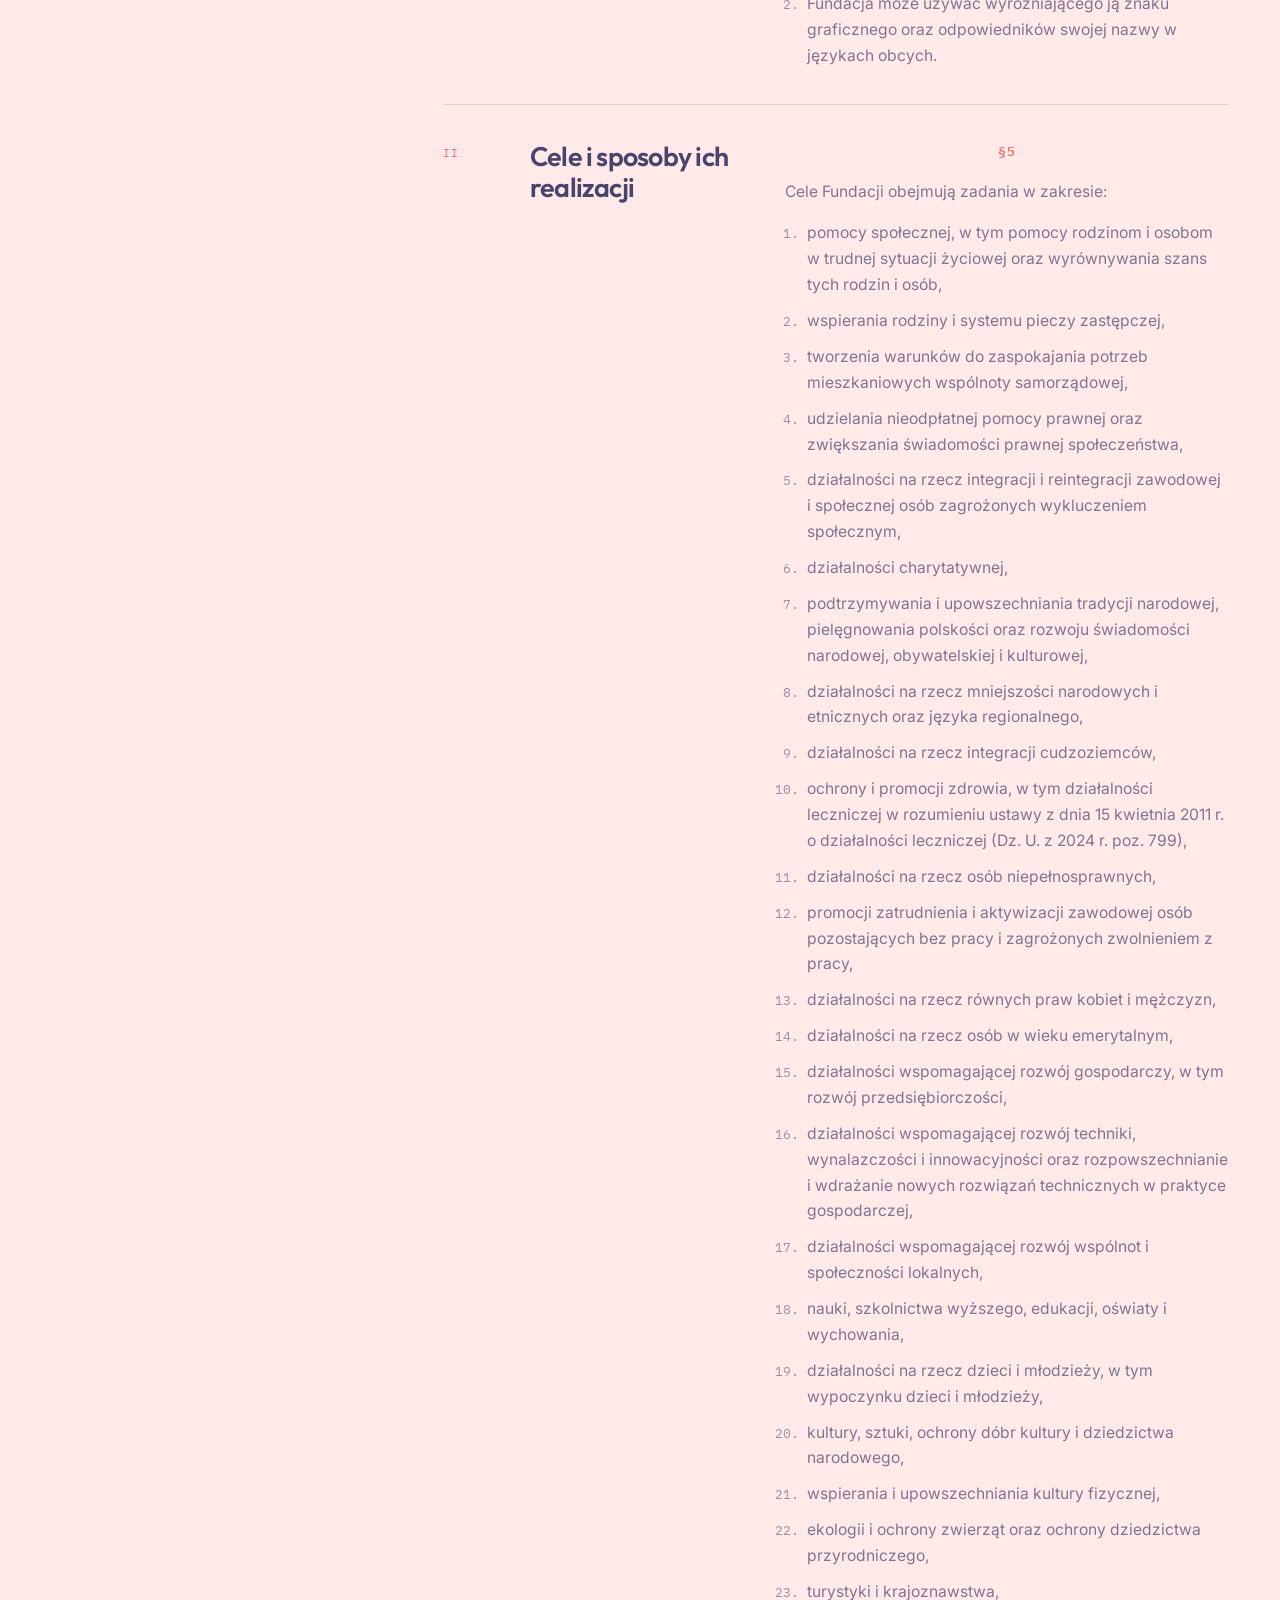
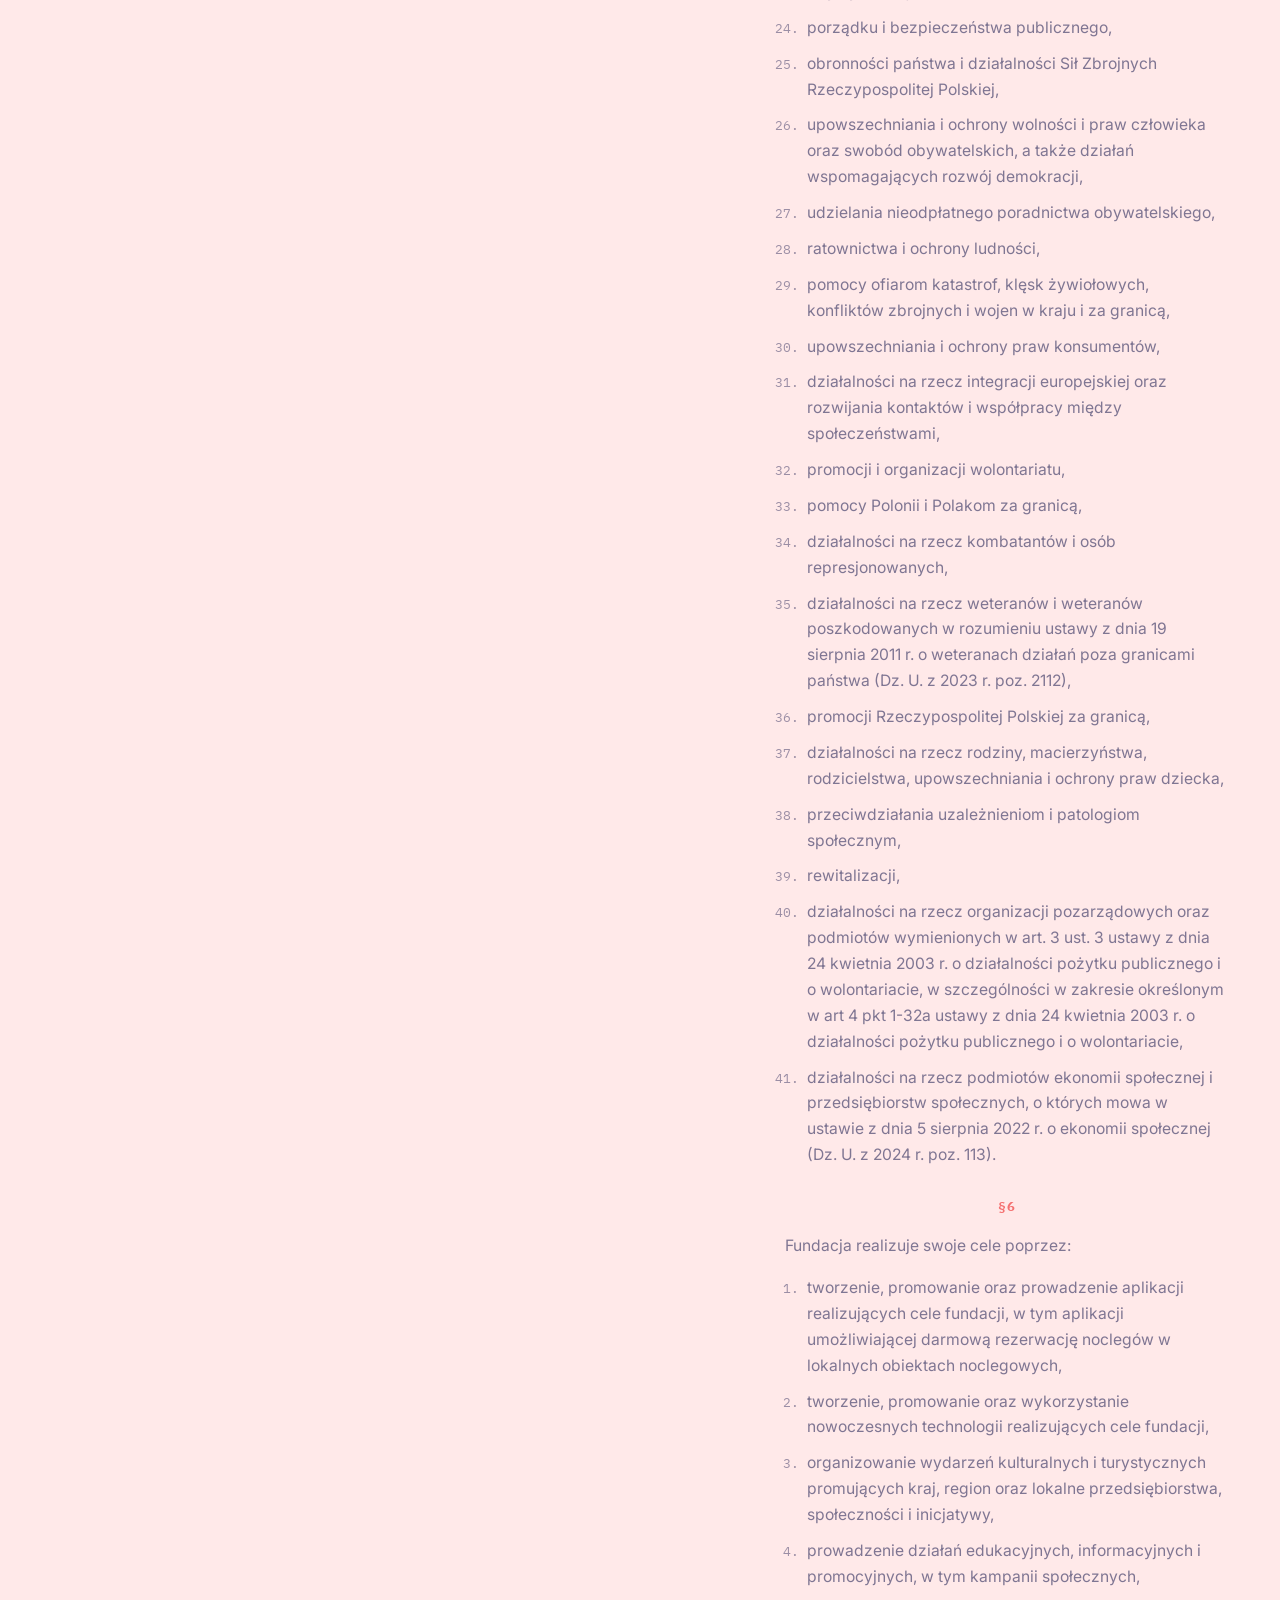
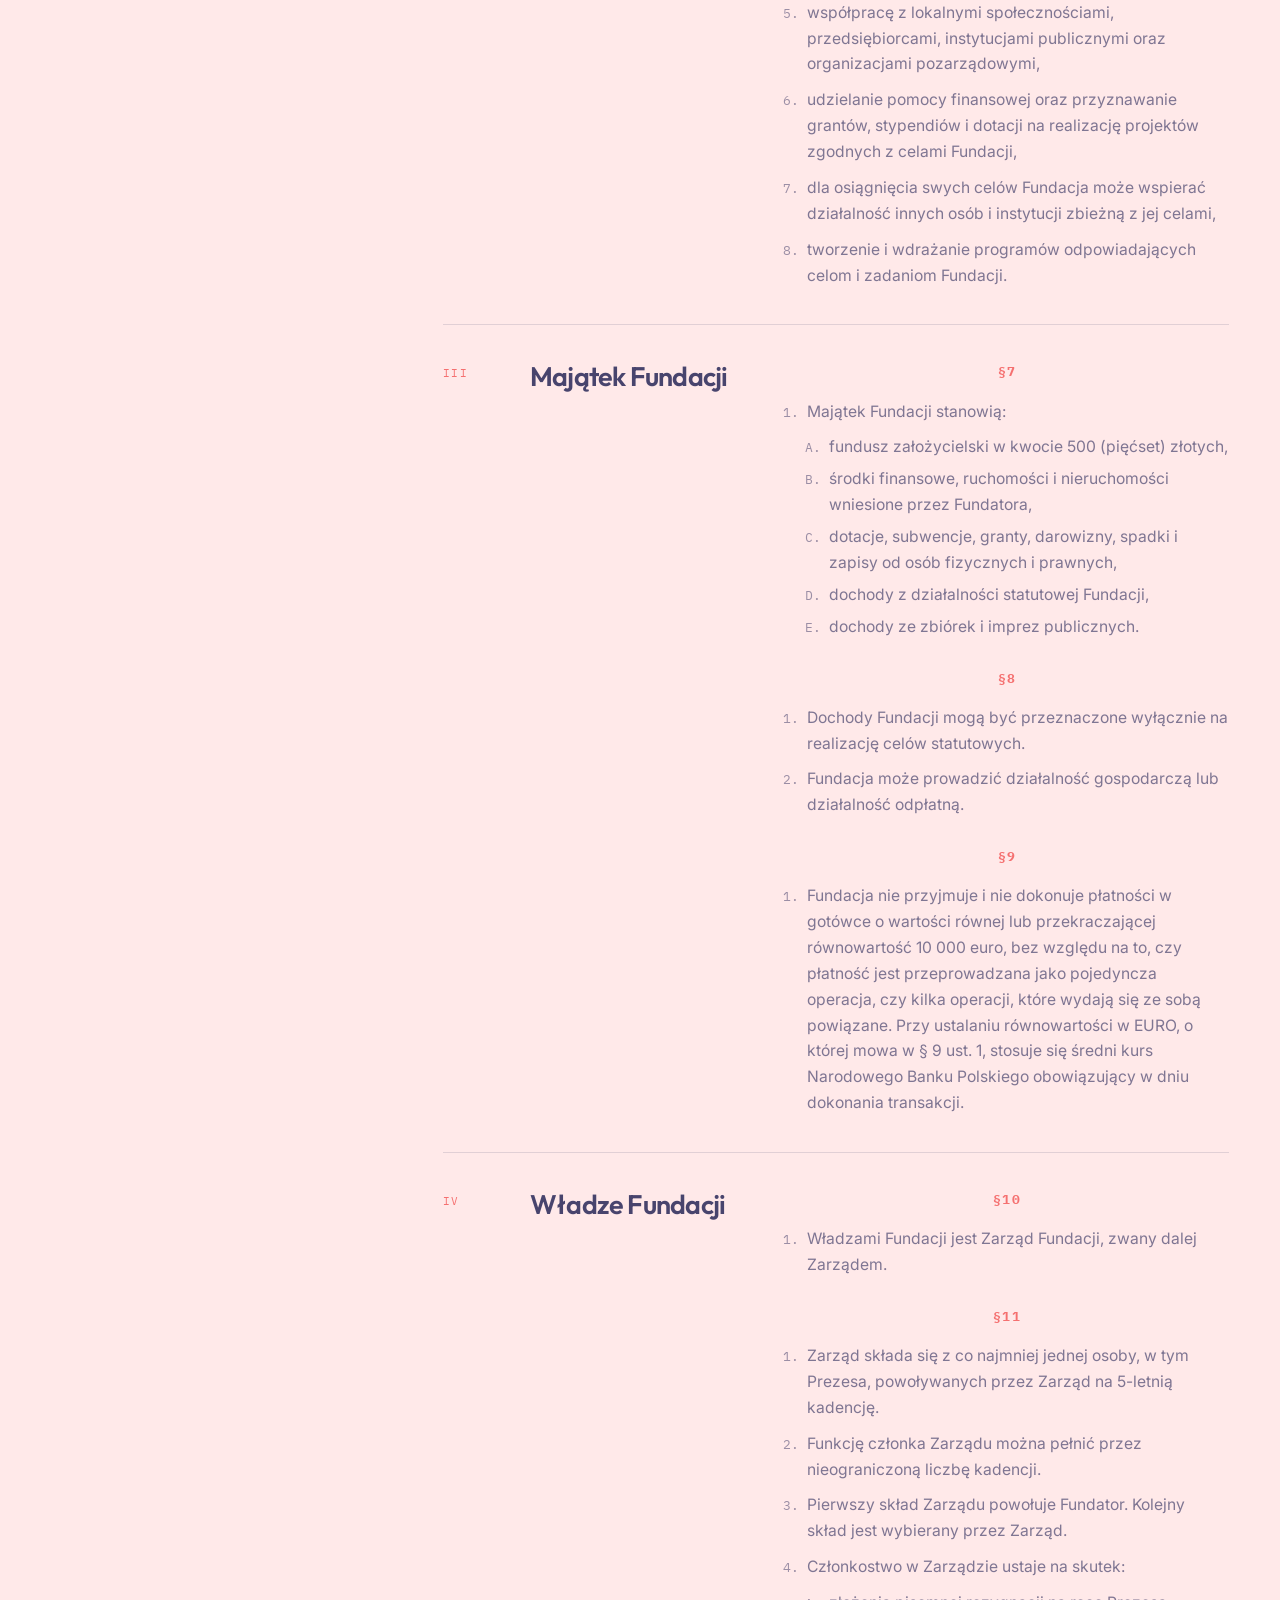
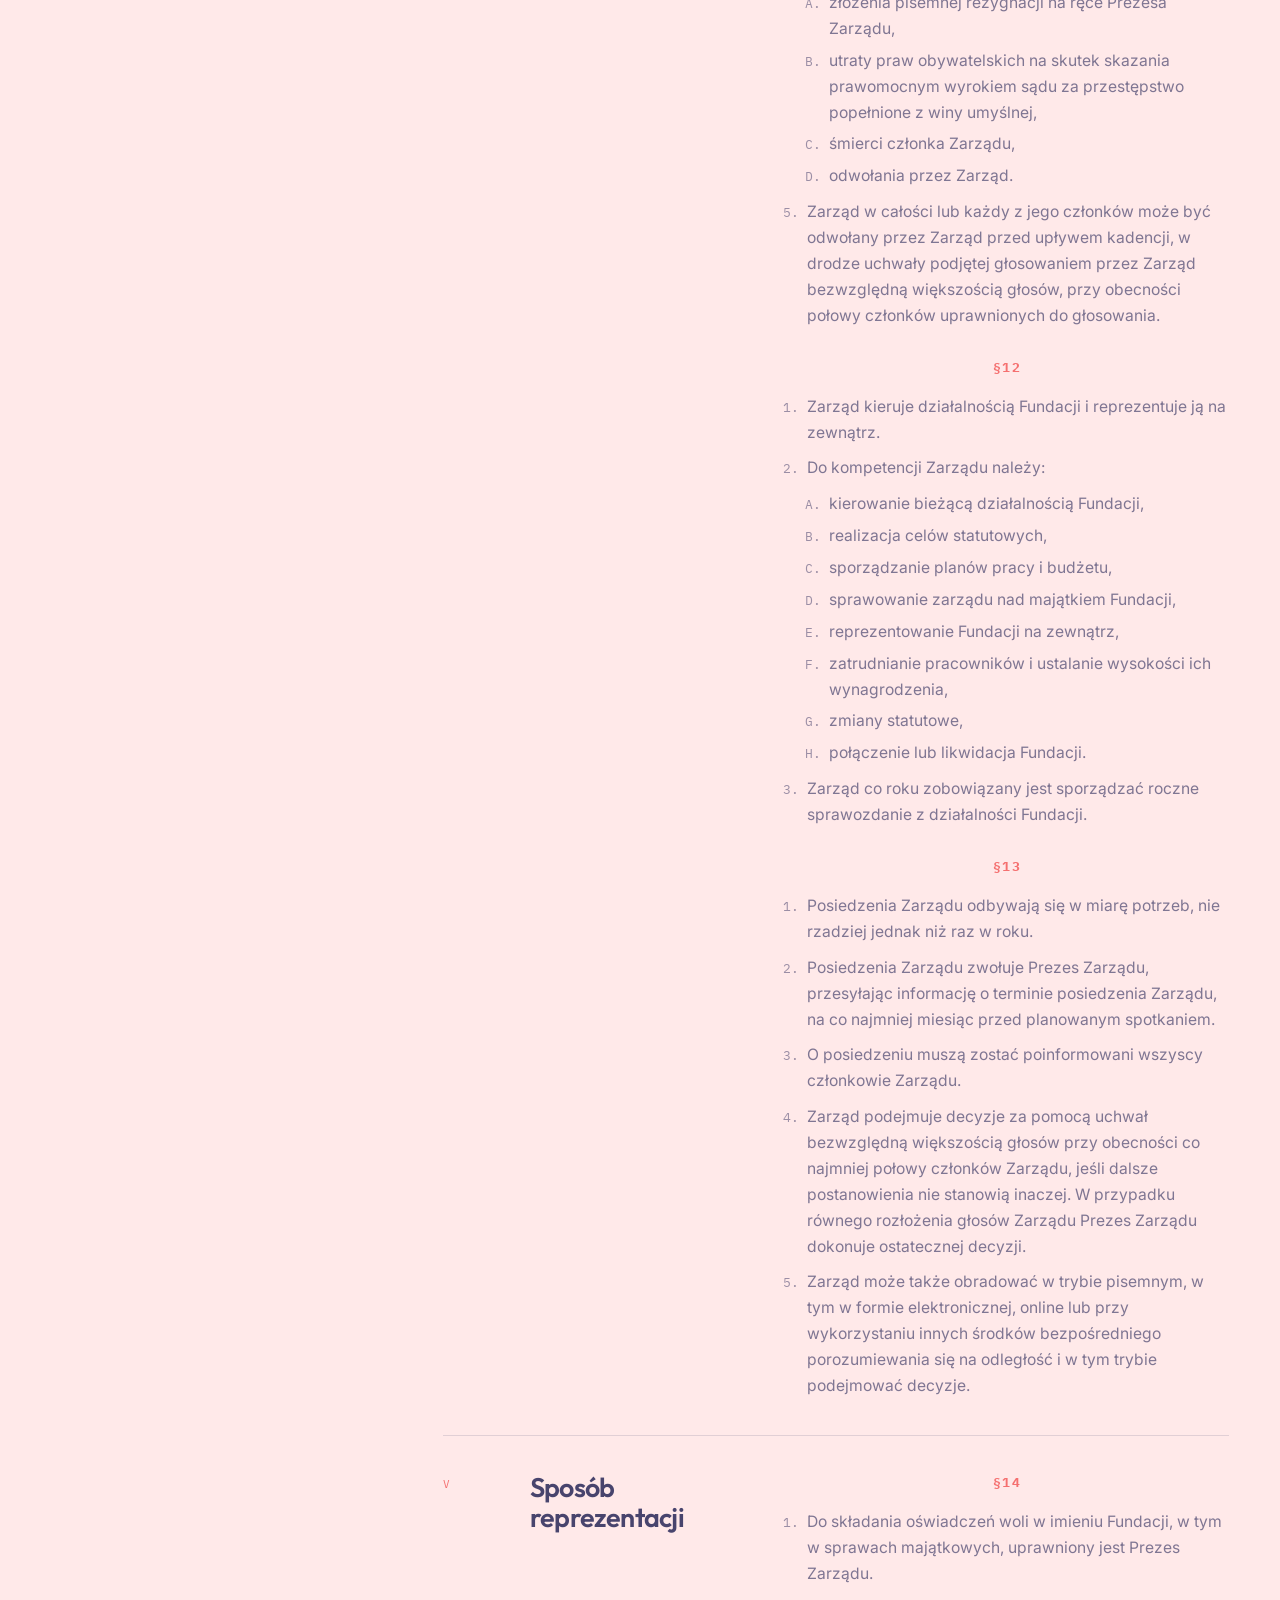
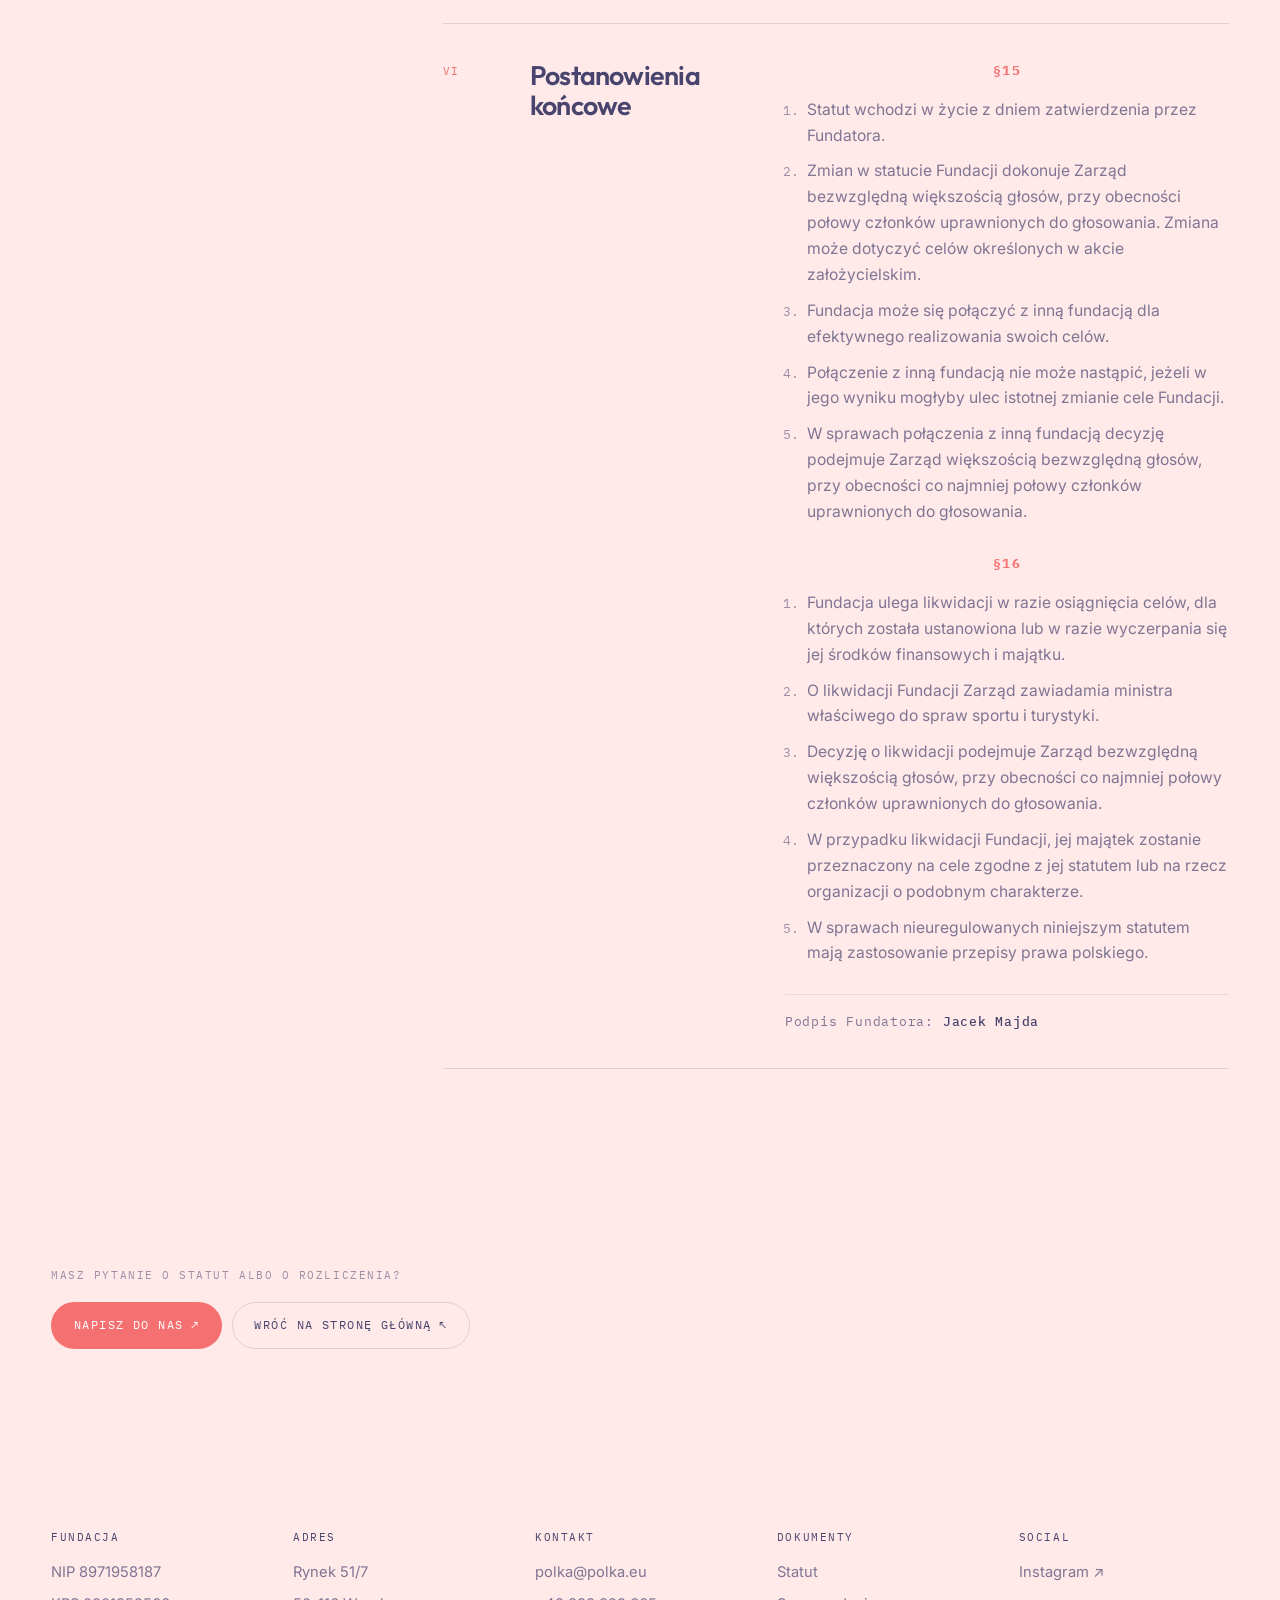
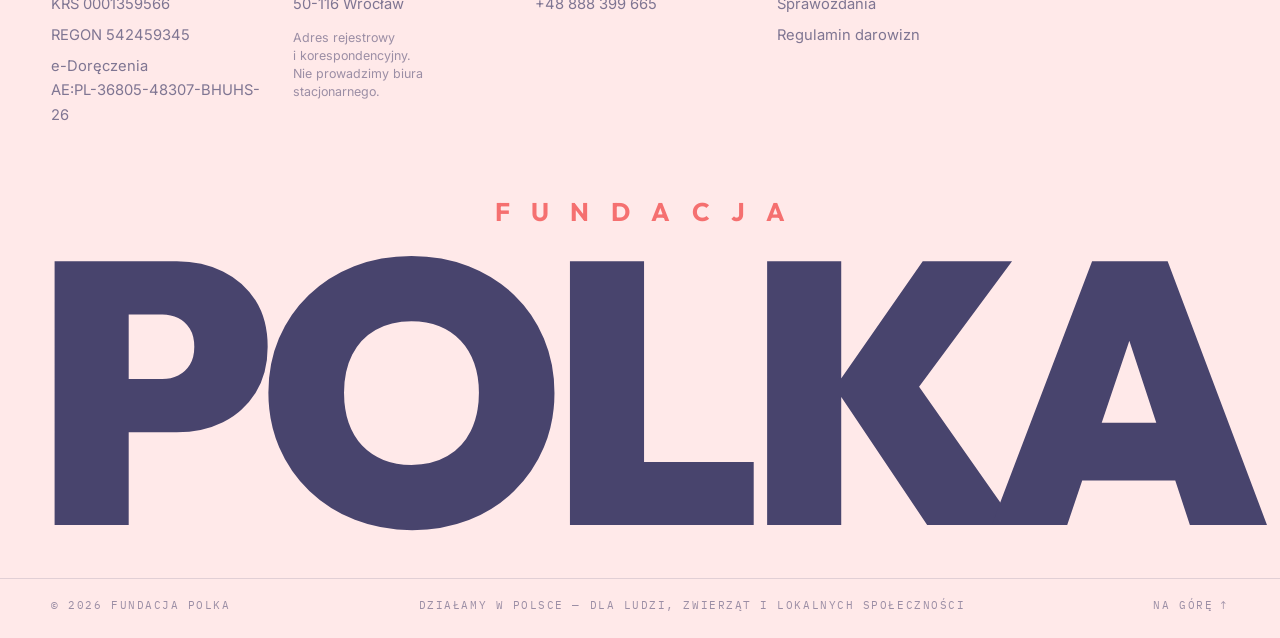
<file: statut.html>
<!DOCTYPE html>
<html lang="pl">
<head>
    <meta charset="UTF-8" />
    <meta name="viewport" content="width=device-width, initial-scale=1.0" />
    <meta name="description" content="Statut Fundacji Polka — cele, sposoby działania, majątek i władze fundacji. KRS 0001359566." />
    <meta name="theme-color" content="#FFE9E9" />
    <link rel="canonical" href="https://polka.eu/statut.html" />

    <!-- Social previews: Facebook, Messenger, Instagram (DM links), WhatsApp, LinkedIn, X/Twitter -->
    <meta property="og:type" content="website" />
    <meta property="og:site_name" content="Fundacja Polka" />
    <meta property="og:locale" content="pl_PL" />
    <meta property="og:url" content="https://polka.eu/statut.html" />
    <meta property="og:title" content="Statut Fundacji Polka" />
    <meta property="og:description" content="Pełna treść statutu Fundacji Polka — cele, sposoby działania, majątek i władze fundacji. KRS 0001359566." />
    <meta property="og:image" content="https://polka.eu/og/og-default.png" />
    <meta property="og:image:type" content="image/png" />
    <meta property="og:image:width" content="1200" />
    <meta property="og:image:height" content="630" />
    <meta property="og:image:alt" content="Fundacja Polka — statut" />
    <meta name="twitter:card" content="summary_large_image" />
    <meta name="twitter:title" content="Statut Fundacji Polka" />
    <meta name="twitter:description" content="Pełna treść statutu Fundacji Polka — cele, sposoby działania, majątek i władze fundacji. KRS 0001359566." />
    <meta name="twitter:image" content="https://polka.eu/og/og-default.png" />
    <meta name="twitter:image:alt" content="Fundacja Polka — statut" />
    <link rel="icon" href="favicon.svg" type="image/svg+xml" />
    <link rel="apple-touch-icon" href="apple-touch-icon.png" />
    <title>Nasz statut — Fundacja Polka</title>
    <link rel="preconnect" href="https://api.fontshare.com" />
    <link href="https://api.fontshare.com/v2/css?f[]=switzer@400,500,700,900&display=swap" rel="stylesheet" />
    <link rel="preconnect" href="https://fonts.googleapis.com" />
    <link rel="preconnect" href="https://fonts.gstatic.com" crossorigin />
    <link href="https://fonts.googleapis.com/css2?family=Outfit:wght@300;400;500;600;700;800;900&family=Inter:wght@300;400;500;600&family=IBM+Plex+Mono:wght@400;500&display=swap" rel="stylesheet" />
    <link rel="stylesheet" href="styles.css" />
</head>
<body>
    <div class="grain" aria-hidden="true"></div>
    <div class="progress" id="progress" aria-hidden="true"><span></span></div>
    <div class="cursor" id="cursor" aria-hidden="true"></div>

    <a href="#main" class="skip-link">Przejdź do treści</a>

    <!-- TOP BAR -->
    <header class="topbar" id="topbar">
        <a href="index.html" class="brand" aria-label="Fundacja Polka — strona główna">
            <span class="visually-hidden">Fundacja Polka</span>
            <svg class="brand-mark" viewBox="0 0 128 128" aria-hidden="true" focusable="false">
                <rect class="brand-mark-tile" width="128" height="128" rx="28" />
                <path class="brand-mark-p" d="M24.06 95V33H50.14Q62.27 33 69.15 38.7Q76.04 44.4 76.04 54.61Q76.04 64.82 69.15 70.52Q62.27 76.22 50.32 76.22H42.66V95ZM49.78 47.59H42.66V61.63H49.32Q56.98 61.63 56.98 54.61Q56.98 47.59 49.78 47.59Z" />
                <circle class="brand-mark-dot" cx="94.64" cy="85.7" r="9.3" />
            </svg>
        </a>

        <p class="topbar-meta label">KRS&nbsp;0001359566 <span class="sep">/</span> NIP&nbsp;8971958187</p>

        <nav class="topnav" aria-label="Nawigacja główna">
            <a href="index.html#about"><span class="idx">01</span> Kim jesteśmy</a>
            <a href="index.html#projects"><span class="idx">02</span> Projekty</a>
            <a href="index.html#support"><span class="idx">03</span> Wesprzyj</a>
            <a href="statut.html" aria-current="page"><span class="idx">04</span> Nasz statut</a>
            <a href="sprawozdania.html"><span class="idx">05</span> Sprawozdania</a>
            <a href="index.html#contact" class="topnav-cta">Kontakt <span aria-hidden="true">↗</span></a>
        </nav>

        <button class="menu-btn" id="menu-btn" type="button" aria-expanded="false" aria-controls="menu">
            <span class="menu-btn-label">Menu</span>
            <span class="menu-btn-bars" aria-hidden="true"><i></i><i></i></span>
        </button>
    </header>

    <!-- FULLSCREEN MENU -->
    <div class="menu" id="menu" hidden>
        <nav class="menu-nav" aria-label="Menu">
            <a href="index.html#about"><span class="idx">01</span> Kim jesteśmy</a>
            <a href="index.html#projects"><span class="idx">02</span> Projekty</a>
            <a href="index.html#support"><span class="idx">03</span> Wesprzyj nas</a>
            <a href="statut.html"><span class="idx">04</span> Nasz statut</a>
            <a href="sprawozdania.html"><span class="idx">05</span> Sprawozdania</a>
            <a href="index.html#contact"><span class="idx">06</span> Kontakt</a>
        </nav>
        <div class="menu-foot label">
            <span>polka@polka.eu</span>
            <span>+48 888 399 665</span>
        </div>
    </div>

    <main id="main">
        <section class="doc-head">
            <div class="hero-head">
                <p class="label">(01) <span class="sep">/</span> Dokumenty</p>
                <p class="label">Polska <span class="sep">/</span> EST. 2025 <span class="sep">/</span> <span id="clock">--:--</span></p>
            </div>

            <div class="section-head">
                <p class="label">Statut fundacji</p>
                <h1 class="section-title">Nasz <span class="accent">statut</span></h1>
            </div>

            <p class="doc-lead">Statut jest dokumentem, na podstawie którego działa fundacja — określa jej cele, sposoby ich realizacji, źródła majątku oraz władze. Poniżej publikujemy jego pełną, aktualną treść.</p>

            <dl class="doc-meta">
                <div><dt class="label">KRS</dt><dd>0001359566</dd></div>
                <div><dt class="label">NIP</dt><dd>8971958187</dd></div>
                <div><dt class="label">REGON</dt><dd>542459345</dd></div>
                <div><dt class="label">e-Doręczenia</dt><dd>AE:PL-36805-48307-BHUHS-26</dd></div>
                <div><dt class="label">Rok ustanowienia</dt><dd>2025</dd></div>
            </dl>

            <div class="hero-actions">
                <a href="statut.pdf" class="btn btn-solid" download data-magnetic>
                    Pobierz PDF <span class="btn-arrow" aria-hidden="true">↓</span>
                </a>
            </div>
        </section>

        <section id="statut" class="about doc">
            <aside class="about-aside">
                <p class="label sticky-label">(02) <span class="sep">/</span> Spis treści</p>
                <h2 class="about-heading">Statut fundacji „Polka”</h2>
                <nav class="doc-toc" aria-label="Spis treści statutu">
                    <a href="#r1">I &middot; Postanowienia ogólne</a>
                    <a href="#r2">II &middot; Cele i sposoby ich realizacji</a>
                    <a href="#r3">III &middot; Majątek Fundacji</a>
                    <a href="#r4">IV &middot; Władze Fundacji</a>
                    <a href="#r5">V &middot; Sposób reprezentacji</a>
                    <a href="#r6">VI &middot; Postanowienia końcowe</a>
                </nav>
            </aside>

            <div class="rows">
                <article class="row" id="r1" data-reveal>
                    <p class="row-idx label">I</p>
                    <h3 class="row-title">Postanowienia ogólne</h3>
                    <div class="row-body">
                        <h4 class="doc-par">§1</h4>
                        <ol class="doc-list">
                            <li>Fundacja pod nazwą <strong>„Polka”</strong>, zwana dalej „Fundacją”, została ustanowiona przez Jacka Majda, zwanego dalej „Fundatorem”, aktem notarialnym sporządzonym w dniu 27.05.2025 przed notariuszem <strong>Tomaszem Hermet</strong> we Wrocławiu.</li>
                            <li>Fundacja działa na podstawie przepisów prawa polskiego, w szczególności ustawy z dnia 6 kwietnia 1984 r. o fundacjach (Dz.U. z 2023 r. poz. 123) oraz niniejszego statutu.</li>
                        </ol>

                        <h4 class="doc-par">§2</h4>
                        <ol class="doc-list">
                            <li>Siedziba Fundacji mieści się we Wrocławiu.</li>
                            <li>Fundacja działa na obszarze Rzeczypospolitej Polskiej, a w razie potrzeby - także poza granicami kraju.</li>
                            <li>Fundacja może tworzyć oddziały lub inne jednostki organizacyjne.</li>
                        </ol>

                        <h4 class="doc-par">§3</h4>
                        <ol class="doc-list">
                            <li>Fundacja posiada osobowość prawną.</li>
                            <li>Nadzór nad fundacją sprawuje minister właściwy ds. Sportu i Turystyki.</li>
                        </ol>

                        <h4 class="doc-par">§4</h4>
                        <ol class="doc-list">
                            <li>Fundacja może ustanawiać odznaki, medale honorowe oraz przyznawać je wraz z innymi nagrodami i wyróżnieniami osobom fizycznym i prawnym zasłużonym dla celów statutowych Fundacji.</li>
                            <li>Fundacja może używać wyróżniającego ją znaku graficznego oraz odpowiedników swojej nazwy w językach obcych.</li>
                        </ol>
                    </div>
                </article>

                <article class="row" id="r2" data-reveal>
                    <p class="row-idx label">II</p>
                    <h3 class="row-title">Cele i sposoby ich realizacji</h3>
                    <div class="row-body">
                        <h4 class="doc-par">§5</h4>
                        <p>Cele Fundacji obejmują zadania w zakresie:</p>
                        <ol class="doc-list">
                            <li>pomocy społecznej, w tym pomocy rodzinom i osobom w trudnej sytuacji życiowej oraz wyrównywania szans tych rodzin i osób,</li>
                            <li>wspierania rodziny i systemu pieczy zastępczej,</li>
                            <li>tworzenia warunków do zaspokajania potrzeb mieszkaniowych wspólnoty samorządowej,</li>
                            <li>udzielania nieodpłatnej pomocy prawnej oraz zwiększania świadomości prawnej społeczeństwa,</li>
                            <li>działalności na rzecz integracji i reintegracji zawodowej i społecznej osób zagrożonych wykluczeniem społecznym,</li>
                            <li>działalności charytatywnej,</li>
                            <li>podtrzymywania i upowszechniania tradycji narodowej, pielęgnowania polskości oraz rozwoju świadomości narodowej, obywatelskiej i kulturowej,</li>
                            <li>działalności na rzecz mniejszości narodowych i etnicznych oraz języka regionalnego,</li>
                            <li>działalności na rzecz integracji cudzoziemców,</li>
                            <li>ochrony i promocji zdrowia, w tym działalności leczniczej w rozumieniu ustawy z dnia 15 kwietnia 2011 r. o działalności leczniczej (Dz. U. z 2024 r. poz. 799),</li>
                            <li>działalności na rzecz osób niepełnosprawnych,</li>
                            <li>promocji zatrudnienia i aktywizacji zawodowej osób pozostających bez pracy i zagrożonych zwolnieniem z pracy,</li>
                            <li>działalności na rzecz równych praw kobiet i mężczyzn,</li>
                            <li>działalności na rzecz osób w wieku emerytalnym,</li>
                            <li>działalności wspomagającej rozwój gospodarczy, w tym rozwój przedsiębiorczości,</li>
                            <li>działalności wspomagającej rozwój techniki, wynalazczości i innowacyjności oraz rozpowszechnianie i wdrażanie nowych rozwiązań technicznych w praktyce gospodarczej,</li>
                            <li>działalności wspomagającej rozwój wspólnot i społeczności lokalnych,</li>
                            <li>nauki, szkolnictwa wyższego, edukacji, oświaty i wychowania,</li>
                            <li>działalności na rzecz dzieci i młodzieży, w tym wypoczynku dzieci i młodzieży,</li>
                            <li>kultury, sztuki, ochrony dóbr kultury i dziedzictwa narodowego,</li>
                            <li>wspierania i upowszechniania kultury fizycznej,</li>
                            <li>ekologii i ochrony zwierząt oraz ochrony dziedzictwa przyrodniczego,</li>
                            <li>turystyki i krajoznawstwa,</li>
                            <li>porządku i bezpieczeństwa publicznego,</li>
                            <li>obronności państwa i działalności Sił Zbrojnych Rzeczypospolitej Polskiej,</li>
                            <li>upowszechniania i ochrony wolności i praw człowieka oraz swobód obywatelskich, a także działań wspomagających rozwój demokracji,</li>
                            <li>udzielania nieodpłatnego poradnictwa obywatelskiego,</li>
                            <li>ratownictwa i ochrony ludności,</li>
                            <li>pomocy ofiarom katastrof, klęsk żywiołowych, konfliktów zbrojnych i wojen w kraju i za granicą,</li>
                            <li>upowszechniania i ochrony praw konsumentów,</li>
                            <li>działalności na rzecz integracji europejskiej oraz rozwijania kontaktów i współpracy między społeczeństwami,</li>
                            <li>promocji i organizacji wolontariatu,</li>
                            <li>pomocy Polonii i Polakom za granicą,</li>
                            <li>działalności na rzecz kombatantów i osób represjonowanych,</li>
                            <li>działalności na rzecz weteranów i weteranów poszkodowanych w rozumieniu ustawy z dnia 19 sierpnia 2011 r. o weteranach działań poza granicami państwa (Dz. U. z 2023 r. poz. 2112),</li>
                            <li>promocji Rzeczypospolitej Polskiej za granicą,</li>
                            <li>działalności na rzecz rodziny, macierzyństwa, rodzicielstwa, upowszechniania i ochrony praw dziecka,</li>
                            <li>przeciwdziałania uzależnieniom i patologiom społecznym,</li>
                            <li>rewitalizacji,</li>
                            <li>działalności na rzecz organizacji pozarządowych oraz podmiotów wymienionych w art. 3 ust. 3 ustawy z dnia 24 kwietnia 2003 r. o działalności pożytku publicznego i o wolontariacie, w szczególności w zakresie określonym w art 4 pkt 1-32a ustawy z dnia 24 kwietnia 2003 r. o działalności pożytku publicznego i o wolontariacie,</li>
                            <li>działalności na rzecz podmiotów ekonomii społecznej i przedsiębiorstw społecznych, o których mowa w ustawie z dnia 5 sierpnia 2022 r. o ekonomii społecznej (Dz. U. z 2024 r. poz. 113).</li>
                        </ol>

                        <h4 class="doc-par">§6</h4>
                        <p>Fundacja realizuje swoje cele poprzez:</p>
                        <ol class="doc-list">
                            <li>tworzenie, promowanie oraz prowadzenie aplikacji realizujących cele fundacji, w tym aplikacji umożliwiającej darmową rezerwację noclegów w lokalnych obiektach noclegowych,</li>
                            <li>tworzenie, promowanie oraz wykorzystanie nowoczesnych technologii realizujących cele fundacji,</li>
                            <li>organizowanie wydarzeń kulturalnych i turystycznych promujących kraj, region oraz lokalne przedsiębiorstwa, społeczności i inicjatywy,</li>
                            <li>prowadzenie działań edukacyjnych, informacyjnych i promocyjnych, w tym kampanii społecznych,</li>
                            <li>współpracę z lokalnymi społecznościami, przedsiębiorcami, instytucjami publicznymi oraz organizacjami pozarządowymi,</li>
                            <li>udzielanie pomocy finansowej oraz przyznawanie grantów, stypendiów i dotacji na realizację projektów zgodnych z celami Fundacji,</li>
                            <li>dla osiągnięcia swych celów Fundacja może wspierać działalność innych osób i instytucji zbieżną z jej celami,</li>
                            <li>tworzenie i wdrażanie programów odpowiadających celom i zadaniom Fundacji.</li>
                        </ol>
                    </div>
                </article>

                <article class="row" id="r3" data-reveal>
                    <p class="row-idx label">III</p>
                    <h3 class="row-title">Majątek Fundacji</h3>
                    <div class="row-body">
                        <h4 class="doc-par">§7</h4>
                        <ol class="doc-list">
                            <li>Majątek Fundacji stanowią:
                                <ol class="doc-list" type="A">
                                    <li>fundusz założycielski w kwocie 500 (pięćset) złotych,</li>
                                    <li>środki finansowe, ruchomości i nieruchomości wniesione przez Fundatora,</li>
                                    <li>dotacje, subwencje, granty, darowizny, spadki i zapisy od osób fizycznych i prawnych,</li>
                                    <li>dochody z działalności statutowej Fundacji,</li>
                                    <li>dochody ze zbiórek i imprez publicznych.</li>
                                </ol>
                            </li>
                        </ol>

                        <h4 class="doc-par">§8</h4>
                        <ol class="doc-list">
                            <li>Dochody Fundacji mogą być przeznaczone wyłącznie na realizację celów statutowych.</li>
                            <li>Fundacja może prowadzić działalność gospodarczą lub działalność odpłatną.</li>
                        </ol>

                        <h4 class="doc-par">§9</h4>
                        <ol class="doc-list">
                            <li>Fundacja nie przyjmuje i nie dokonuje płatności w gotówce o wartości równej lub przekraczającej równowartość 10 000 euro, bez względu na to, czy płatność jest przeprowadzana jako pojedyncza operacja, czy kilka operacji, które wydają się ze sobą powiązane. Przy ustalaniu równowartości w EURO, o której mowa w § 9 ust. 1, stosuje się średni kurs Narodowego Banku Polskiego obowiązujący w dniu dokonania transakcji.</li>
                        </ol>
                    </div>
                </article>

                <article class="row" id="r4" data-reveal>
                    <p class="row-idx label">IV</p>
                    <h3 class="row-title">Władze Fundacji</h3>
                    <div class="row-body">
                        <h4 class="doc-par">§10</h4>
                        <ol class="doc-list">
                            <li>Władzami Fundacji jest Zarząd Fundacji, zwany dalej Zarządem.</li>
                        </ol>

                        <h4 class="doc-par">§11</h4>
                        <ol class="doc-list">
                            <li>Zarząd składa się z co najmniej jednej osoby, w tym Prezesa, powoływanych przez Zarząd na 5-letnią kadencję.</li>
                            <li>Funkcję członka Zarządu można pełnić przez nieograniczoną liczbę kadencji.</li>
                            <li>Pierwszy skład Zarządu powołuje Fundator. Kolejny skład jest wybierany przez Zarząd.</li>
                            <li>Członkostwo w Zarządzie ustaje na skutek:
                                <ol class="doc-list" type="A">
                                    <li>złożenia pisemnej rezygnacji na ręce Prezesa Zarządu,</li>
                                    <li>utraty praw obywatelskich na skutek skazania prawomocnym wyrokiem sądu za przestępstwo popełnione z winy umyślnej,</li>
                                    <li>śmierci członka Zarządu,</li>
                                    <li>odwołania przez Zarząd.</li>
                                </ol>
                            </li>
                            <li>Zarząd w całości lub każdy z jego członków może być odwołany przez Zarząd przed upływem kadencji, w drodze uchwały podjętej głosowaniem przez Zarząd bezwzględną większością głosów, przy obecności połowy członków uprawnionych do głosowania.</li>
                        </ol>

                        <h4 class="doc-par">§12</h4>
                        <ol class="doc-list">
                            <li>Zarząd kieruje działalnością Fundacji i reprezentuje ją na zewnątrz.</li>
                            <li>Do kompetencji Zarządu należy:
                                <ol class="doc-list" type="A">
                                    <li>kierowanie bieżącą działalnością Fundacji,</li>
                                    <li>realizacja celów statutowych,</li>
                                    <li>sporządzanie planów pracy i budżetu,</li>
                                    <li>sprawowanie zarządu nad majątkiem Fundacji,</li>
                                    <li>reprezentowanie Fundacji na zewnątrz,</li>
                                    <li>zatrudnianie pracowników i ustalanie wysokości ich wynagrodzenia,</li>
                                    <li>zmiany statutowe,</li>
                                    <li>połączenie lub likwidacja Fundacji.</li>
                                </ol>
                            </li>
                            <li>Zarząd co roku zobowiązany jest sporządzać roczne sprawozdanie z działalności Fundacji.</li>
                        </ol>

                        <h4 class="doc-par">§13</h4>
                        <ol class="doc-list">
                            <li>Posiedzenia Zarządu odbywają się w miarę potrzeb, nie rzadziej jednak niż raz w roku.</li>
                            <li>Posiedzenia Zarządu zwołuje Prezes Zarządu, przesyłając informację o terminie posiedzenia Zarządu, na co najmniej miesiąc przed planowanym spotkaniem.</li>
                            <li>O posiedzeniu muszą zostać poinformowani wszyscy członkowie Zarządu.</li>
                            <li>Zarząd podejmuje decyzje za pomocą uchwał bezwzględną większością głosów przy obecności co najmniej połowy członków Zarządu, jeśli dalsze postanowienia nie stanowią inaczej. W przypadku równego rozłożenia głosów Zarządu Prezes Zarządu dokonuje ostatecznej decyzji.</li>
                            <li>Zarząd może także obradować w trybie pisemnym, w tym w formie elektronicznej, online lub przy wykorzystaniu innych środków bezpośredniego porozumiewania się na odległość i w tym trybie podejmować decyzje.</li>
                        </ol>
                    </div>
                </article>

                <article class="row" id="r5" data-reveal>
                    <p class="row-idx label">V</p>
                    <h3 class="row-title">Sposób reprezentacji</h3>
                    <div class="row-body">
                        <h4 class="doc-par">§14</h4>
                        <ol class="doc-list">
                            <li>Do składania oświadczeń woli w imieniu Fundacji, w tym w sprawach majątkowych, uprawniony jest Prezes Zarządu.</li>
                        </ol>
                    </div>
                </article>

                <article class="row" id="r6" data-reveal>
                    <p class="row-idx label">VI</p>
                    <h3 class="row-title">Postanowienia końcowe</h3>
                    <div class="row-body">
                        <h4 class="doc-par">§15</h4>
                        <ol class="doc-list">
                            <li>Statut wchodzi w życie z dniem zatwierdzenia przez Fundatora.</li>
                            <li>Zmian w statucie Fundacji dokonuje Zarząd bezwzględną większością głosów, przy obecności połowy członków uprawnionych do głosowania. Zmiana może dotyczyć celów określonych w akcie założycielskim.</li>
                            <li>Fundacja może się połączyć z inną fundacją dla efektywnego realizowania swoich celów.</li>
                            <li>Połączenie z inną fundacją nie może nastąpić, jeżeli w jego wyniku mogłyby ulec istotnej zmianie cele Fundacji.</li>
                            <li>W sprawach połączenia z inną fundacją decyzję podejmuje Zarząd większością bezwzględną głosów, przy obecności co najmniej połowy członków uprawnionych do głosowania.</li>
                        </ol>

                        <h4 class="doc-par">§16</h4>
                        <ol class="doc-list">
                            <li>Fundacja ulega likwidacji w razie osiągnięcia celów, dla których została ustanowiona lub w razie wyczerpania się jej środków finansowych i majątku.</li>
                            <li>O likwidacji Fundacji Zarząd zawiadamia ministra właściwego do spraw sportu i turystyki.</li>
                            <li>Decyzję o likwidacji podejmuje Zarząd bezwzględną większością głosów, przy obecności co najmniej połowy członków uprawnionych do głosowania.</li>
                            <li>W przypadku likwidacji Fundacji, jej majątek zostanie przeznaczony na cele zgodne z jej statutem lub na rzecz organizacji o podobnym charakterze.</li>
                            <li>W sprawach nieuregulowanych niniejszym statutem mają zastosowanie przepisy prawa polskiego.</li>
                        </ol>

                        <p class="doc-sign">Podpis Fundatora: <strong>Jacek Majda</strong></p>
                    </div>
                </article>
            </div>
        </section>

        <section class="doc-foot">
            <p class="label">Masz pytanie o statut albo o rozliczenia?</p>
            <div class="hero-actions">
                <a href="index.html#contact" class="btn btn-solid" data-magnetic>
                    Napisz do nas <span class="btn-arrow" aria-hidden="true">↗</span>
                </a>
                <a href="index.html" class="btn btn-line" data-magnetic>
                    Wróć na stronę główną <span class="btn-arrow" aria-hidden="true">↖</span>
                </a>
            </div>
        </section>
    </main>

    <footer id="contact" class="footer">
        <div class="footer-top">
            <div class="footer-col">
                <p class="label">Fundacja</p>
                <p>NIP 8971958187</p>
                <p>KRS 0001359566</p>
                <p>REGON 542459345</p>
                <p>e-Doręczenia<br>AE:PL-36805-48307-BHUHS-26</p>
            </div>

            <div class="footer-col">
                <p class="label">Adres</p>
                <address class="footer-address">
                    <span>Rynek 51/7</span>
                    <span>50-116 Wrocław</span>
                </address>
                <p class="footer-note">Adres rejestrowy i&nbsp;korespondencyjny.<br>Nie prowadzimy biura stacjonarnego.</p>
            </div>

            <div class="footer-col">
                <p class="label">Kontakt</p>
                <a href="mailto:polka@polka.eu" class="footer-link">polka@polka.eu</a>
                <a href="tel:+48888399665" class="footer-link">+48 888 399 665</a>
                <a href="#instagram" class="footer-link footer-link-mobile">Instagram <span aria-hidden="true">↗</span></a>
            </div>

            <div class="footer-col">
                <p class="label">Dokumenty</p>
                <a href="statut.html" class="footer-link">Statut</a>
                <a href="sprawozdania.html" class="footer-link">Sprawozdania</a>
                <a href="regulamin.html" class="footer-link">Regulamin darowizn</a>
            </div>

            <div class="footer-col footer-col-social">
                <p class="label">Social</p>
                <a href="#instagram" class="footer-link">Instagram <span aria-hidden="true">↗</span></a>
            </div>
        </div>

        <div class="wordmark footer-wordmark" aria-hidden="true">
            <span class="wordmark-top"><span>F</span><span>U</span><span>N</span><span>D</span><span>A</span><span>C</span><span>J</span><span>A</span></span>
            <span class="wordmark-main">Polka</span>
        </div>

        <div class="footer-bottom label">
            <span>© <span id="year">2026</span> Fundacja Polka</span>
            <span>Działamy w Polsce — dla ludzi, zwierząt i lokalnych społeczności</span>
            <a href="#main" class="to-top">Na górę <span aria-hidden="true">↑</span></a>
        </div>
    </footer>

    <div class="toast" id="toast" role="status" aria-live="polite"></div>

    <script>
    (function () {
        "use strict";

        var reduce = window.matchMedia("(prefers-reduced-motion: reduce)").matches;
        var fine = window.matchMedia("(hover: hover) and (pointer: fine)").matches;
        var root = document.documentElement;

        /* ---------- clock (Warsaw) ---------- */
        var clock = document.getElementById("clock");
        function paintClock() {
            try {
                clock.textContent = new Date().toLocaleTimeString("pl-PL", {
                    hour: "2-digit", minute: "2-digit", timeZone: "Europe/Warsaw"
                });
            } catch (err) {
                clock.textContent = new Date().toLocaleTimeString("pl-PL", { hour: "2-digit", minute: "2-digit" });
            }
        }
        paintClock();
        window.setInterval(paintClock, 20000);

        var year = document.getElementById("year");
        if (year) { year.textContent = new Date().getFullYear(); }

        /* ---------- scroll progress + header state ---------- */
        var bar = document.querySelector(".progress span");
        var topbar = document.getElementById("topbar");
        function onScroll() {
            var y = window.scrollY;
            var max = document.body.scrollHeight - window.innerHeight;
            bar.style.transform = "scaleX(" + (max > 0 ? y / max : 0) + ")";
            topbar.classList.toggle("is-stuck", y > 40);
        }
        onScroll();
        window.addEventListener("scroll", onScroll, { passive: true });

        /* ---------- fullscreen menu ---------- */
        var menuBtn = document.getElementById("menu-btn");
        var menu = document.getElementById("menu");
        function setMenu(open) {
            document.body.classList.toggle("menu-open", open);
            menuBtn.setAttribute("aria-expanded", open ? "true" : "false");
            if (open) {
                menu.hidden = false;
                window.requestAnimationFrame(function () { menu.classList.add("is-open"); });
            } else {
                menu.classList.remove("is-open");
                window.setTimeout(function () { if (!document.body.classList.contains("menu-open")) { menu.hidden = true; } }, 420);
            }
        }
        menuBtn.addEventListener("click", function () {
            setMenu(!document.body.classList.contains("menu-open"));
        });
        menu.addEventListener("click", function (e) { if (e.target.closest("a")) { setMenu(false); } });
        document.addEventListener("keydown", function (e) { if (e.key === "Escape") { setMenu(false); } });

        /* ---------- custom cursor ---------- */
        var cursor = document.getElementById("cursor");
        if (fine && !reduce) {
            var cx = window.innerWidth / 2, cy = window.innerHeight / 2, tx = cx, ty = cy;
            window.addEventListener("mousemove", function (e) {
                if (!root.classList.contains("has-cursor")) {
                    cx = tx = e.clientX;
                    cy = ty = e.clientY;
                    root.classList.add("has-cursor");
                }
                tx = e.clientX;
                ty = e.clientY;
            });
            (function loop() {
                cx += (tx - cx) * 0.18;
                cy += (ty - cy) * 0.18;
                cursor.style.transform = "translate3d(" + cx + "px," + cy + "px,0) translate(-50%,-50%)";
                window.requestAnimationFrame(loop);
            }());
            document.addEventListener("mouseover", function (e) {
                var hot = e.target.closest("a, button, .index-row, .copy-card");
                cursor.classList.toggle("is-hot", !!hot);
            });
        }

        /* ---------- magnetic buttons ---------- */
        if (fine && !reduce) {
            Array.prototype.forEach.call(document.querySelectorAll("[data-magnetic]"), function (el) {
                el.addEventListener("mousemove", function (e) {
                    var r = el.getBoundingClientRect();
                    var dx = (e.clientX - (r.left + r.width / 2)) * 0.22;
                    var dy = (e.clientY - (r.top + r.height / 2)) * 0.32;
                    el.style.transform = "translate(" + dx + "px," + dy + "px)";
                });
                el.addEventListener("mouseleave", function () { el.style.transform = ""; });
            });
        }

        /* ---------- reveal on scroll ---------- */
        var revealables = document.querySelectorAll(
            "[data-reveal], [data-reveal-lines] .line, .section-head, .about-aside, .stat, .collab-body > *, .support-head > *, .copy-card, .projects-foot, .footer-col, .support .btn"
        );
        if (reduce || !("IntersectionObserver" in window)) {
            Array.prototype.forEach.call(revealables, function (el) { el.classList.add("in"); });
        } else {
            Array.prototype.forEach.call(revealables, function (el, i) {
                el.classList.add("rv");
                el.style.transitionDelay = (i % 4) * 70 + "ms";
            });
            var io = new IntersectionObserver(function (entries) {
                entries.forEach(function (entry) {
                    if (entry.isIntersecting) {
                        entry.target.classList.add("in");
                        io.unobserve(entry.target);
                    }
                });
            }, { threshold: 0, rootMargin: "0px 0px -8% 0px" });
            Array.prototype.forEach.call(revealables, function (el) { io.observe(el); });
        }

        /* ---------- counting stats ---------- */
        var nums = document.querySelectorAll(".stat-num");
        if (!reduce && "IntersectionObserver" in window) {
            var numObserver = new IntersectionObserver(function (entries) {
                entries.forEach(function (entry) {
                    if (!entry.isIntersecting) { return; }
                    var el = entry.target;
                    numObserver.unobserve(el);
                    var target = parseInt(el.getAttribute("data-count"), 10);
                    var suffix = el.getAttribute("data-suffix") || "";
                    var start = performance.now();
                    (function step(now) {
                        var p = Math.min(1, (now - start) / 1100);
                        var eased = 1 - Math.pow(1 - p, 3);
                        el.textContent = Math.round(target * eased) + suffix;
                        if (p < 1) { window.requestAnimationFrame(step); }
                    }(start));
                });
            }, { threshold: 0.6 });
            Array.prototype.forEach.call(nums, function (el) { numObserver.observe(el); });
        }

        /* ---------- copy to clipboard ---------- */
        var toast = document.getElementById("toast");
        var toastTimer;
        function showToast(msg) {
            toast.textContent = msg;
            toast.classList.add("is-visible");
            window.clearTimeout(toastTimer);
            toastTimer = window.setTimeout(function () { toast.classList.remove("is-visible"); }, 2400);
        }
        function fallbackCopy(text) {
            var f = document.createElement("textarea");
            f.value = text;
            f.setAttribute("readonly", "");
            f.style.position = "fixed";
            f.style.opacity = "0";
            document.body.appendChild(f);
            f.select();
            try { document.execCommand("copy"); } catch (err) { /* noop */ }
            document.body.removeChild(f);
        }
        Array.prototype.forEach.call(document.querySelectorAll("[data-copy]"), function (el) {
            el.addEventListener("click", function () {
                var value = el.getAttribute("data-copy");
                function done() {
                    el.classList.add("is-copied");
                    window.setTimeout(function () { el.classList.remove("is-copied"); }, 1300);
                    showToast("Skopiowano: " + value);
                }
                if (navigator.clipboard && navigator.clipboard.writeText) {
                    navigator.clipboard.writeText(value).then(done, function () { fallbackCopy(value); done(); });
                } else {
                    fallbackCopy(value);
                    done();
                }
            });
        });
    }());
    </script>
</body>
</html>
</file>
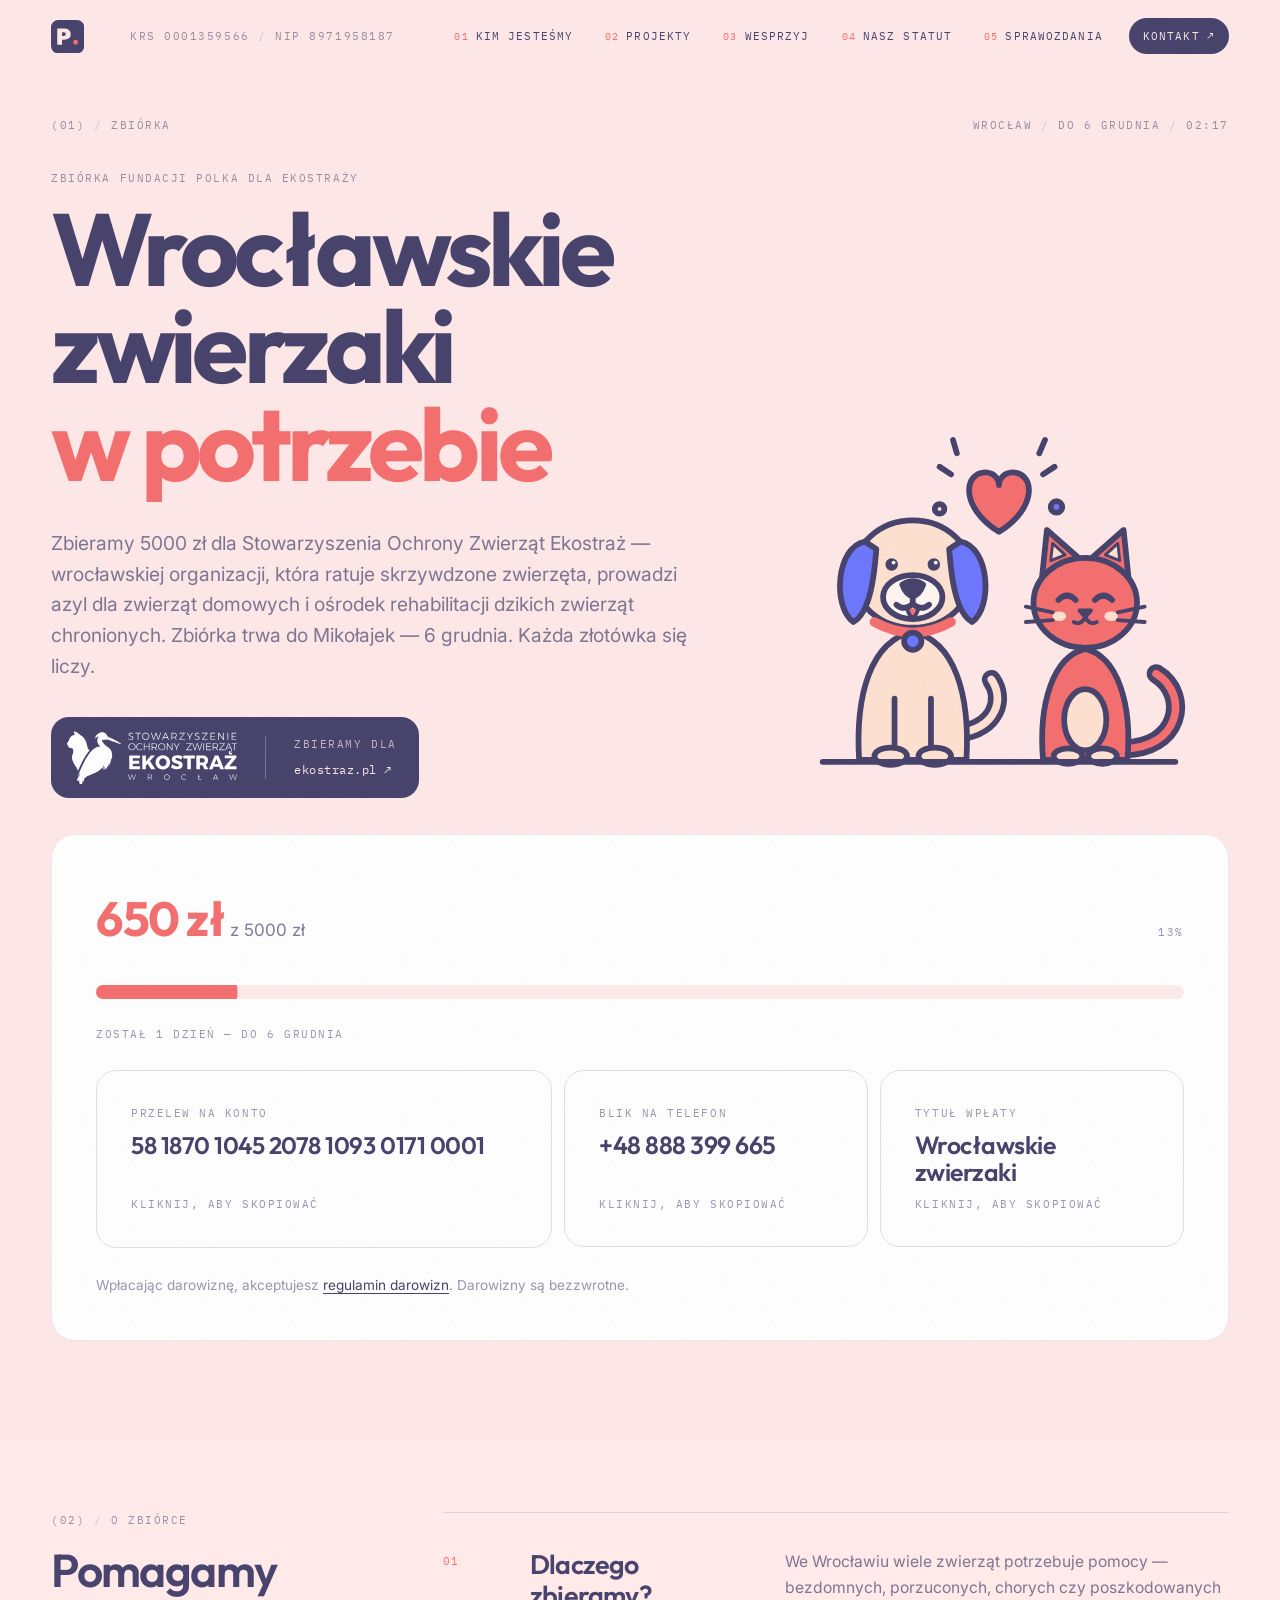
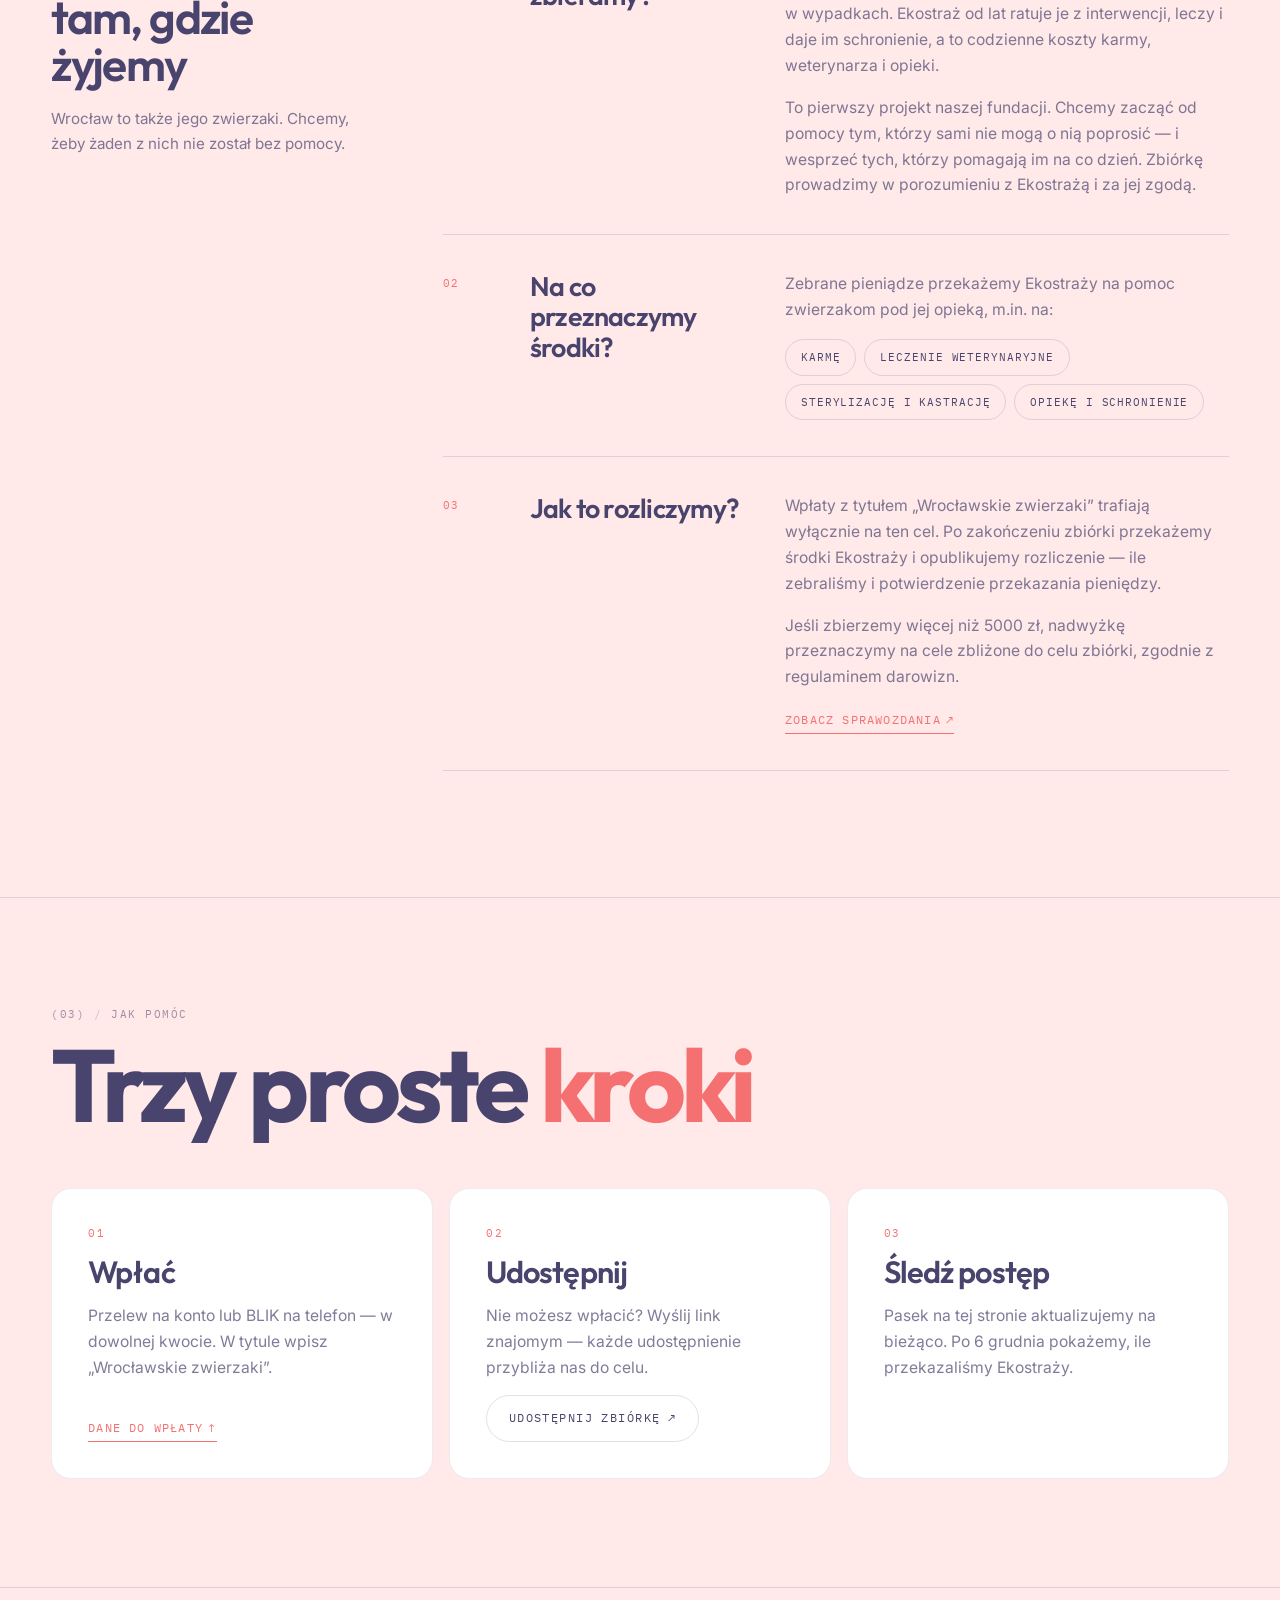
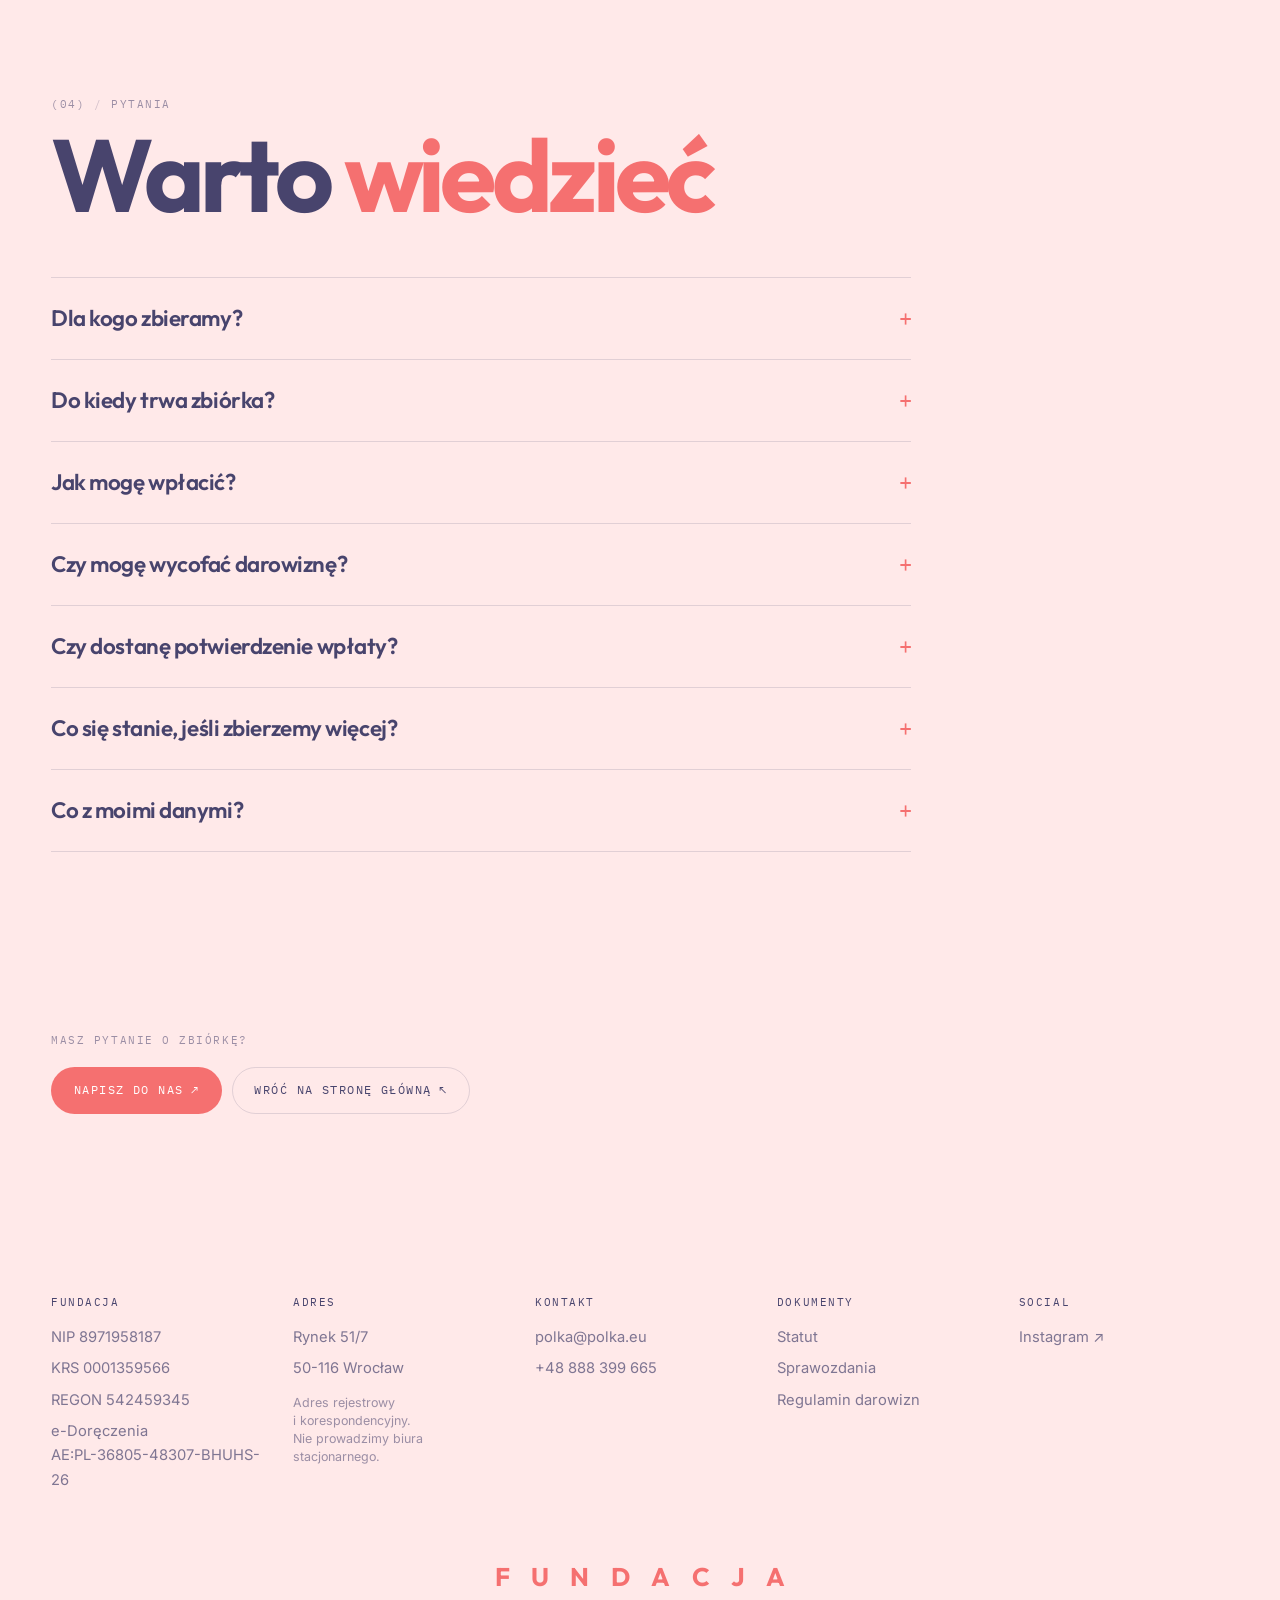
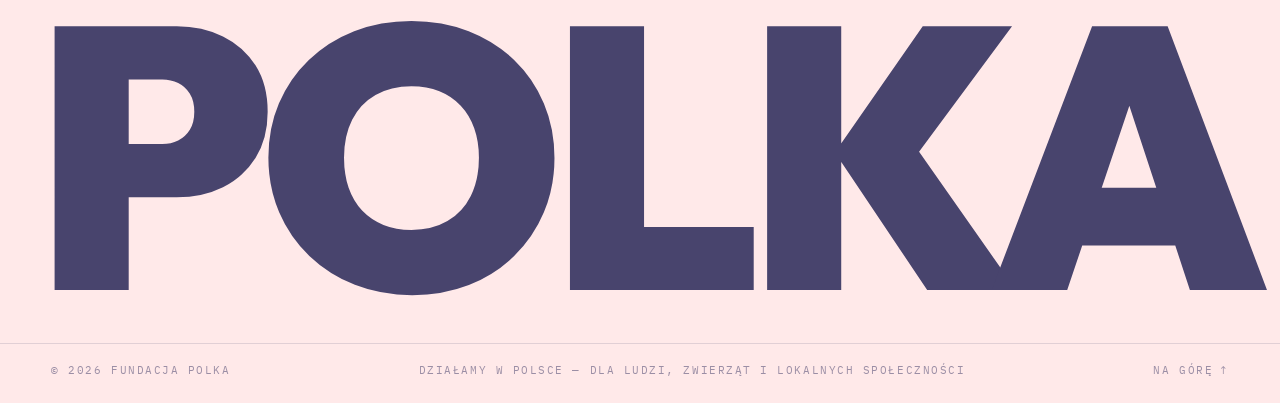
<file: zwierzaki.html>
<!DOCTYPE html>
<html lang="pl">
<head>
    <meta charset="UTF-8" />
    <meta name="viewport" content="width=device-width, initial-scale=1.0" />
    <meta name="description" content="Zbieramy 5000 zł dla wrocławskiej Ekostraży — na pomoc zwierzakom w potrzebie. Zbiórka Fundacji Polka trwa do Mikołajek — 6 grudnia." />
    <meta name="theme-color" content="#FFE9E9" />
    <link rel="canonical" href="https://polka.eu/zwierzaki.html" />

    <!-- Social previews: Facebook, Messenger, Instagram (DM links), WhatsApp, LinkedIn, X/Twitter -->
    <meta property="og:type" content="website" />
    <meta property="og:site_name" content="Fundacja Polka" />
    <meta property="og:locale" content="pl_PL" />
    <meta property="og:url" content="https://polka.eu/zwierzaki.html" />
    <meta property="og:title" content="Wrocławskie zwierzaki w potrzebie — zbiórka Fundacji Polka" />
    <meta property="og:description" content="Zbieramy 5000 zł dla Stowarzyszenia Ochrony Zwierząt Ekostraż z Wrocławia. Zbiórka trwa do Mikołajek — 6 grudnia. Każda złotówka się liczy." />
    <meta property="og:image" content="https://polka.eu/og/og-zwierzaki.png" />
    <meta property="og:image:type" content="image/png" />
    <meta property="og:image:width" content="1200" />
    <meta property="og:image:height" content="630" />
    <meta property="og:image:alt" content="Zbiórka Wrocławskie zwierzaki w potrzebie — cel 5000 zł, do 6 grudnia" />
    <meta name="twitter:card" content="summary_large_image" />
    <meta name="twitter:title" content="Wrocławskie zwierzaki w potrzebie — zbiórka Fundacji Polka" />
    <meta name="twitter:description" content="Zbieramy 5000 zł dla Stowarzyszenia Ochrony Zwierząt Ekostraż z Wrocławia. Zbiórka trwa do Mikołajek — 6 grudnia. Każda złotówka się liczy." />
    <meta name="twitter:image" content="https://polka.eu/og/og-zwierzaki.png" />
    <meta name="twitter:image:alt" content="Zbiórka Wrocławskie zwierzaki w potrzebie — cel 5000 zł, do 6 grudnia" />
    <link rel="icon" href="favicon.svg" type="image/svg+xml" />
    <link rel="apple-touch-icon" href="apple-touch-icon.png" />
    <title>Wrocławskie zwierzaki w potrzebie — zbiórka Fundacji Polka</title>
    <link rel="preconnect" href="https://api.fontshare.com" />
    <link href="https://api.fontshare.com/v2/css?f[]=switzer@400,500,700,900&display=swap" rel="stylesheet" />
    <link rel="preconnect" href="https://fonts.googleapis.com" />
    <link rel="preconnect" href="https://fonts.gstatic.com" crossorigin />
    <link href="https://fonts.googleapis.com/css2?family=Outfit:wght@300;400;500;600;700;800;900&family=Inter:wght@300;400;500;600&family=IBM+Plex+Mono:wght@400;500&display=swap" rel="stylesheet" />
    <link rel="stylesheet" href="styles.css" />
</head>
<body>
    <div class="grain" aria-hidden="true"></div>
    <div class="progress" id="progress" aria-hidden="true"><span></span></div>
    <div class="cursor" id="cursor" aria-hidden="true"></div>

    <a href="#main" class="skip-link">Przejdź do treści</a>

    <!-- TOP BAR -->
    <header class="topbar" id="topbar">
        <a href="index.html" class="brand" aria-label="Fundacja Polka — strona główna">
            <span class="visually-hidden">Fundacja Polka</span>
            <svg class="brand-mark" viewBox="0 0 128 128" aria-hidden="true" focusable="false">
                <rect class="brand-mark-tile" width="128" height="128" rx="28" />
                <path class="brand-mark-p" d="M24.06 95V33H50.14Q62.27 33 69.15 38.7Q76.04 44.4 76.04 54.61Q76.04 64.82 69.15 70.52Q62.27 76.22 50.32 76.22H42.66V95ZM49.78 47.59H42.66V61.63H49.32Q56.98 61.63 56.98 54.61Q56.98 47.59 49.78 47.59Z" />
                <circle class="brand-mark-dot" cx="94.64" cy="85.7" r="9.3" />
            </svg>
        </a>

        <p class="topbar-meta label">KRS&nbsp;0001359566 <span class="sep">/</span> NIP&nbsp;8971958187</p>

        <nav class="topnav" aria-label="Nawigacja główna">
            <a href="index.html#about"><span class="idx">01</span> Kim jesteśmy</a>
            <a href="index.html#projects" aria-current="page"><span class="idx">02</span> Projekty</a>
            <a href="index.html#support"><span class="idx">03</span> Wesprzyj</a>
            <a href="statut.html"><span class="idx">04</span> Nasz statut</a>
            <a href="sprawozdania.html"><span class="idx">05</span> Sprawozdania</a>
            <a href="index.html#contact" class="topnav-cta">Kontakt <span aria-hidden="true">↗</span></a>
        </nav>

        <button class="menu-btn" id="menu-btn" type="button" aria-expanded="false" aria-controls="menu">
            <span class="menu-btn-label">Menu</span>
            <span class="menu-btn-bars" aria-hidden="true"><i></i><i></i></span>
        </button>
    </header>

    <!-- FULLSCREEN MENU -->
    <div class="menu" id="menu" hidden>
        <nav class="menu-nav" aria-label="Menu">
            <a href="index.html#about"><span class="idx">01</span> Kim jesteśmy</a>
            <a href="index.html#projects"><span class="idx">02</span> Projekty</a>
            <a href="index.html#support"><span class="idx">03</span> Wesprzyj nas</a>
            <a href="statut.html"><span class="idx">04</span> Nasz statut</a>
            <a href="sprawozdania.html"><span class="idx">05</span> Sprawozdania</a>
            <a href="index.html#contact"><span class="idx">06</span> Kontakt</a>
        </nav>
        <div class="menu-foot label">
            <span>polka@polka.eu</span>
            <span>+48 888 399 665</span>
        </div>
    </div>

    <main id="main">
        <section class="doc-head">
            <div class="hero-head">
                <p class="label">(01) <span class="sep">/</span> Zbiórka</p>
                <p class="label">Wrocław <span class="sep">/</span> Do 6 grudnia <span class="sep">/</span> <span id="clock">--:--</span></p>
            </div>

            <div class="lp-hero">
                <div class="lp-hero-text">
                    <div class="section-head">
                        <p class="label">Zbiórka Fundacji Polka dla Ekostraży</p>
                        <h1 class="section-title">Wrocławskie zwierzaki <span class="accent">w&nbsp;potrzebie</span></h1>
                    </div>

                    <p class="doc-lead">Zbieramy 5000 zł dla Stowarzyszenia Ochrony Zwierząt Ekostraż — wrocławskiej organizacji, która ratuje skrzywdzone zwierzęta, prowadzi azyl dla zwierząt domowych i ośrodek rehabilitacji dzikich zwierząt chronionych. Zbiórka trwa do Mikołajek — 6&nbsp;grudnia. Każda złotówka się liczy.</p>

                    <a href="https://ekostraz.pl/" class="partner" target="_blank" rel="noopener">
                        <img src="ekostraz-logo.svg" class="partner-logo" width="146" height="45" alt="Stowarzyszenie Ochrony Zwierząt Ekostraż, Wrocław" />
                        <span class="partner-text">
                            <span class="label">Zbieramy dla</span>
                            <span class="partner-link">ekostraz.pl ↗</span>
                        </span>
                    </a>
                </div>

                <figure class="lp-hero-figure" aria-hidden="true">
                    <svg class="fig-svg" aria-hidden="true" viewBox="0 0 480 400" fill="none" xmlns="http://www.w3.org/2000/svg">
                      <g stroke="#48446D" stroke-width="6" stroke-linecap="round" stroke-linejoin="round">
                        <!-- heart + sparkles -->
                        <path d="M240 122C198 96 203 58 228 60C236 61 240 68 240 73C240 68 244 61 252 60C277 58 282 96 240 122Z" fill="#F57070"/>
                        <path d="M190 62L178 54M196 40L192 26M286 62L298 54M282 40L288 26"/>
                        <circle cx="300" cy="96" r="6" fill="#6E78FF"/>
                        <circle cx="178" cy="98" r="5" fill="#FFE2D2"/>
                    
                        <!-- dog tail (outlined stroke) -->
                        <path d="M198 332C238 326 246 296 232 276" stroke-width="20"/>
                        <path d="M198 332C238 326 246 296 232 276" stroke="#FFE2D2" stroke-width="8"/>
                        <!-- dog body -->
                        <path d="M94 360C90 292 106 236 150 226C194 236 210 292 206 360Z" fill="#FFE2D2"/>
                        <path d="M131 296V352M169 296V352"/>
                        <ellipse cx="127" cy="356" rx="17" ry="9" fill="#FFE2D2"/>
                        <ellipse cx="173" cy="356" rx="17" ry="9" fill="#FFE2D2"/>
                        <!-- dog head -->
                        <ellipse cx="150" cy="166" rx="62" ry="56" fill="#FFE2D2"/>
                        <path d="M100 132C70 138 66 200 88 216C106 206 110 166 112 140Z" fill="#6E78FF"/>
                        <path d="M200 132C230 138 234 200 212 216C194 206 190 166 188 140Z" fill="#6E78FF"/>
                        <ellipse cx="150" cy="190" rx="31" ry="23" fill="#FFF7F2"/>
                        <circle cx="128" cy="156" r="6.5" fill="#48446D" stroke="none"/>
                        <circle cx="172" cy="156" r="6.5" fill="#48446D" stroke="none"/>
                        <circle cx="130" cy="154" r="2" fill="#FFFFFF" stroke="none"/>
                        <circle cx="174" cy="154" r="2" fill="#FFFFFF" stroke="none"/>
                        <path d="M144 202Q150 220 156 202" fill="#F57070" stroke-width="4"/>
                        <path d="M139 177Q150 170 161 177Q157 188 150 189Q143 188 139 177Z" fill="#48446D"/>
                        <path d="M150 189V197M150 197Q141 205 133 198M150 197Q159 205 167 198"/>
                        <!-- collar -->
                        <path d="M110 216Q150 238 190 216" stroke="#F57070" stroke-width="10"/>
                        <circle cx="150" cy="236" r="9" fill="#6E78FF"/>
                    
                        <!-- cat tail (outlined stroke) -->
                        <path d="M368 348C428 350 440 292 404 270" stroke-width="20"/>
                        <path d="M368 348C428 350 440 292 404 270" stroke="#F57070" stroke-width="8"/>
                        <!-- cat body -->
                        <path d="M286 360C281 302 296 252 330 244C364 252 379 302 374 360Z" fill="#F57070"/>
                        <ellipse cx="330" cy="318" rx="22" ry="32" fill="#FFE2D2"/>
                        <ellipse cx="312" cy="356" rx="15" ry="8" fill="#FFE2D2"/>
                        <ellipse cx="348" cy="356" rx="15" ry="8" fill="#FFE2D2"/>
                        <!-- cat head -->
                        <path d="M284 178L290 120L324 150Z" fill="#F57070"/>
                        <path d="M376 178L370 120L336 150Z" fill="#F57070"/>
                        <ellipse cx="330" cy="196" rx="54" ry="47" fill="#F57070"/>
                        <path d="M294 152L296 134L309 146Z" fill="#FFE2D2" stroke-width="3"/>
                        <path d="M366 152L364 134L351 146Z" fill="#FFE2D2" stroke-width="3"/>
                        <path d="M302 193Q311 184 320 193M340 193Q349 184 358 193"/>
                        <ellipse cx="303" cy="210" rx="7" ry="5" fill="#FFE2D2" stroke="none"/>
                        <ellipse cx="357" cy="210" rx="7" ry="5" fill="#FFE2D2" stroke="none"/>
                        <path d="M324 204H336L330 211Z" fill="#48446D" stroke-width="4"/>
                        <path d="M330 211Q325 220 318 216M330 211Q335 220 342 216" stroke-width="4"/>
                        <path d="M296 206L268 200M296 214L268 216M364 206L392 200M364 214L392 216" stroke-width="4"/>
                    
                        <!-- ground -->
                        <path d="M56 362H424"/>
                      </g>
                    </svg>
                </figure>
            </div>

            <article class="fundraiser" id="zbiorka" data-fundraiser>
                <div class="fundraiser-amounts">
                    <p><span class="fundraiser-raised" data-fr="raised">0 zł</span> <span class="fundraiser-goal">z <span data-fr="goal">5000 zł</span></span></p>
                    <p class="label" data-fr="percent">0%</p>
                </div>

                <div class="fundraiser-bar" role="progressbar" aria-label="Postęp zbiórki" aria-valuemin="0" aria-valuemax="5000" aria-valuenow="0" aria-valuetext="Zebrano 0 zł z 5000 zł">
                    <span></span>
                </div>

                <p class="label" data-fr="left">Zbiórka trwa do 6 grudnia</p>

                <div class="fundraiser-pay">
                    <button type="button" class="copy-card copy-card-light copy-card-account" data-copy="58 1870 1045 2078 1093 0171 0001">
                        <span class="label">Przelew na konto</span>
                        <span class="copy-value">58 1870 1045 2078 1093 0171 0001</span>
                        <span class="copy-hint label">Kliknij, aby skopiować</span>
                    </button>
                    <button type="button" class="copy-card copy-card-light" data-copy="+48 888 399 665">
                        <span class="label">BLIK na telefon</span>
                        <span class="copy-value">+48 888 399 665</span>
                        <span class="copy-hint label">Kliknij, aby skopiować</span>
                    </button>
                    <button type="button" class="copy-card copy-card-light" data-copy="Wrocławskie zwierzaki">
                        <span class="label">Tytuł wpłaty</span>
                        <span class="copy-value">Wrocławskie zwierzaki</span>
                        <span class="copy-hint label">Kliknij, aby skopiować</span>
                    </button>
                </div>

                <p class="fundraiser-note">Wpłacając darowiznę, akceptujesz <a href="regulamin.html">regulamin darowizn</a>. Darowizny są bezzwrotne.</p>
            </article>
        </section>

        <section class="about doc">
            <aside class="about-aside">
                <p class="label sticky-label">(02) <span class="sep">/</span> O zbiórce</p>
                <h2 class="about-heading">Pomagamy tam, gdzie żyjemy</h2>
                <p class="about-intro">
                    Wrocław to także jego zwierzaki. Chcemy, żeby żaden z nich nie został bez pomocy.
                </p>
            </aside>

            <div class="rows">
                <article class="row" data-reveal>
                    <p class="row-idx label">01</p>
                    <h3 class="row-title">Dlaczego zbieramy?</h3>
                    <div class="row-body">
                        <p>
                            We Wrocławiu wiele zwierząt potrzebuje pomocy — bezdomnych, porzuconych,
                            chorych czy poszkodowanych w wypadkach. Ekostraż od lat ratuje je z interwencji,
                            leczy i daje im schronienie, a to codzienne koszty karmy, weterynarza i opieki.
                        </p>
                        <p>
                            To pierwszy projekt naszej fundacji. Chcemy zacząć od pomocy tym, którzy
                            sami nie mogą o nią poprosić — i wesprzeć tych, którzy pomagają im na co dzień.
                            Zbiórkę prowadzimy w porozumieniu z Ekostrażą i za jej zgodą.
                        </p>
                    </div>
                </article>

                <article class="row" data-reveal>
                    <p class="row-idx label">02</p>
                    <h3 class="row-title">Na co przeznaczymy środki?</h3>
                    <div class="row-body">
                        <p>Zebrane pieniądze przekażemy Ekostraży na pomoc zwierzakom pod jej opieką, m.in. na:</p>
                        <ul class="tags">
                            <li>Karmę</li>
                            <li>Leczenie weterynaryjne</li>
                            <li>Sterylizację i kastrację</li>
                            <li>Opiekę i schronienie</li>
                        </ul>
                    </div>
                </article>

                <article class="row" data-reveal>
                    <p class="row-idx label">03</p>
                    <h3 class="row-title">Jak to rozliczymy?</h3>
                    <div class="row-body">
                        <p>
                            Wpłaty z tytułem „Wrocławskie zwierzaki” trafiają wyłącznie na ten cel.
                            Po zakończeniu zbiórki przekażemy środki Ekostraży i opublikujemy rozliczenie
                            — ile zebraliśmy i potwierdzenie przekazania pieniędzy.
                        </p>
                        <p>
                            Jeśli zbierzemy więcej niż 5000 zł, nadwyżkę przeznaczymy na cele zbliżone
                            do celu zbiórki, zgodnie z regulaminem darowizn.
                        </p>
                        <a href="sprawozdania.html" class="link-arrow">Zobacz sprawozdania <span aria-hidden="true">↗</span></a>
                    </div>
                </article>
            </div>
        </section>

        <section class="lp-section">
            <div class="section-head">
                <p class="label">(03) <span class="sep">/</span> Jak pomóc</p>
                <h2 class="section-title">Trzy proste <span class="accent">kroki</span></h2>
            </div>

            <ol class="steps">
                <li class="step" data-reveal>
                    <span class="step-num label">01</span>
                    <h3 class="step-title">Wpłać</h3>
                    <p>Przelew na konto lub BLIK na telefon — w dowolnej kwocie. W tytule wpisz „Wrocławskie zwierzaki”.</p>
                    <a href="#zbiorka" class="link-arrow">Dane do wpłaty <span aria-hidden="true">↑</span></a>
                </li>
                <li class="step" data-reveal>
                    <span class="step-num label">02</span>
                    <h3 class="step-title">Udostępnij</h3>
                    <p>Nie możesz wpłacić? Wyślij link znajomym — każde udostępnienie przybliża nas do celu.</p>
                    <button type="button" class="btn btn-line" data-share>
                        Udostępnij zbiórkę <span class="btn-arrow" aria-hidden="true">↗</span>
                    </button>
                </li>
                <li class="step" data-reveal>
                    <span class="step-num label">03</span>
                    <h3 class="step-title">Śledź postęp</h3>
                    <p>Pasek na tej stronie aktualizujemy na bieżąco. Po 6 grudnia pokażemy, ile przekazaliśmy Ekostraży.</p>
                </li>
            </ol>
        </section>

        <section class="lp-section">
            <div class="section-head">
                <p class="label">(04) <span class="sep">/</span> Pytania</p>
                <h2 class="section-title">Warto <span class="accent">wiedzieć</span></h2>
            </div>

            <div class="faq">
                <details class="faq-item">
                    <summary>Dla kogo zbieramy?</summary>
                    <p>Dla Stowarzyszenia Ochrony Zwierząt <a href="https://ekostraz.pl/" target="_blank" rel="noopener">Ekostraż</a> z Wrocławia. Ekostraż interweniuje w sprawach krzywdzonych zwierząt, prowadzi azyl dla zwierząt domowych oraz ośrodek rehabilitacji dzikich zwierząt chronionych. Zbiórkę prowadzimy za zgodą Ekostraży, a zebrane środki przekażemy na jej konto.</p>
                </details>
                <details class="faq-item">
                    <summary>Do kiedy trwa zbiórka?</summary>
                    <p>Do Mikołajek, czyli do 6 grudnia włącznie. Naszym celem jest 5000 zł.</p>
                </details>
                <details class="faq-item">
                    <summary>Jak mogę wpłacić?</summary>
                    <p>Przelewem na konto <span class="nowrap">58 1870 1045 2078 1093 0171 0001</span> albo BLIK-iem na numer <span class="nowrap">+48 888 399 665</span>. W tytule wpisz „Wrocławskie zwierzaki”, żeby wpłata trafiła na tę zbiórkę.</p>
                </details>
                <details class="faq-item">
                    <summary>Czy mogę wycofać darowiznę?</summary>
                    <p>Nie. Przekazana darowizna jest ostateczna i nie może zostać wycofana — zgodnie z <a href="regulamin.html#g4">§4 regulaminu darowizn</a>. Przed wpłatą sprawdź kwotę i dane odbiorcy.</p>
                </details>
                <details class="faq-item">
                    <summary>Czy dostanę potwierdzenie wpłaty?</summary>
                    <p>Tak. Napisz do nas na <a href="mailto:polka@polka.eu">polka@polka.eu</a>, a wystawimy potwierdzenie otrzymania darowizny.</p>
                </details>
                <details class="faq-item">
                    <summary>Co się stanie, jeśli zbierzemy więcej?</summary>
                    <p>Nadwyżkę przeznaczymy na cele zbliżone do celu zbiórki, zgodnie z <a href="regulamin.html#g3">§3 regulaminu darowizn</a>.</p>
                </details>
                <details class="faq-item">
                    <summary>Co z moimi danymi?</summary>
                    <p>Dane z przelewu wykorzystujemy wyłącznie do prawnego rozliczenia zbiórki. Nie wysyłamy reklam i nie przekazujemy danych nikomu — więcej w <a href="regulamin.html#g6">§6 regulaminu</a>.</p>
                </details>
            </div>
        </section>

        <section class="doc-foot">
            <p class="label">Masz pytanie o zbiórkę?</p>
            <div class="hero-actions">
                <a href="mailto:polka@polka.eu" class="btn btn-solid" data-magnetic>
                    Napisz do nas <span class="btn-arrow" aria-hidden="true">↗</span>
                </a>
                <a href="index.html" class="btn btn-line" data-magnetic>
                    Wróć na stronę główną <span class="btn-arrow" aria-hidden="true">↖</span>
                </a>
            </div>
        </section>
    </main>

    <footer id="contact" class="footer">
        <div class="footer-top">
            <div class="footer-col">
                <p class="label">Fundacja</p>
                <p>NIP 8971958187</p>
                <p>KRS 0001359566</p>
                <p>REGON 542459345</p>
                <p>e-Doręczenia<br>AE:PL-36805-48307-BHUHS-26</p>
            </div>

            <div class="footer-col">
                <p class="label">Adres</p>
                <address class="footer-address">
                    <span>Rynek 51/7</span>
                    <span>50-116 Wrocław</span>
                </address>
                <p class="footer-note">Adres rejestrowy i&nbsp;korespondencyjny.<br>Nie prowadzimy biura stacjonarnego.</p>
            </div>

            <div class="footer-col">
                <p class="label">Kontakt</p>
                <a href="mailto:polka@polka.eu" class="footer-link">polka@polka.eu</a>
                <a href="tel:+48888399665" class="footer-link">+48 888 399 665</a>
                <a href="#instagram" class="footer-link footer-link-mobile">Instagram <span aria-hidden="true">↗</span></a>
            </div>

            <div class="footer-col">
                <p class="label">Dokumenty</p>
                <a href="statut.html" class="footer-link">Statut</a>
                <a href="sprawozdania.html" class="footer-link">Sprawozdania</a>
                <a href="regulamin.html" class="footer-link">Regulamin darowizn</a>
            </div>

            <div class="footer-col footer-col-social">
                <p class="label">Social</p>
                <a href="#instagram" class="footer-link">Instagram <span aria-hidden="true">↗</span></a>
            </div>
        </div>

        <div class="wordmark footer-wordmark" aria-hidden="true">
            <span class="wordmark-top"><span>F</span><span>U</span><span>N</span><span>D</span><span>A</span><span>C</span><span>J</span><span>A</span></span>
            <span class="wordmark-main">Polka</span>
        </div>

        <div class="footer-bottom label">
            <span>© <span id="year">2026</span> Fundacja Polka</span>
            <span>Działamy w Polsce — dla ludzi, zwierząt i lokalnych społeczności</span>
            <a href="#main" class="to-top">Na górę <span aria-hidden="true">↑</span></a>
        </div>
    </footer>

    <div class="toast" id="toast" role="status" aria-live="polite"></div>

    <script>
    (function () {
        "use strict";

        var reduce = window.matchMedia("(prefers-reduced-motion: reduce)").matches;
        var fine = window.matchMedia("(hover: hover) and (pointer: fine)").matches;
        var root = document.documentElement;

        /* ---------- clock (Warsaw) ---------- */
        var clock = document.getElementById("clock");
        function paintClock() {
            try {
                clock.textContent = new Date().toLocaleTimeString("pl-PL", {
                    hour: "2-digit", minute: "2-digit", timeZone: "Europe/Warsaw"
                });
            } catch (err) {
                clock.textContent = new Date().toLocaleTimeString("pl-PL", { hour: "2-digit", minute: "2-digit" });
            }
        }
        paintClock();
        window.setInterval(paintClock, 20000);

        var year = document.getElementById("year");
        if (year) { year.textContent = new Date().getFullYear(); }

        /* ---------- scroll progress + header state ---------- */
        var bar = document.querySelector(".progress span");
        var topbar = document.getElementById("topbar");
        function onScroll() {
            var y = window.scrollY;
            var max = document.body.scrollHeight - window.innerHeight;
            bar.style.transform = "scaleX(" + (max > 0 ? y / max : 0) + ")";
            topbar.classList.toggle("is-stuck", y > 40);
        }
        onScroll();
        window.addEventListener("scroll", onScroll, { passive: true });

        /* ---------- fullscreen menu ---------- */
        var menuBtn = document.getElementById("menu-btn");
        var menu = document.getElementById("menu");
        function setMenu(open) {
            document.body.classList.toggle("menu-open", open);
            menuBtn.setAttribute("aria-expanded", open ? "true" : "false");
            if (open) {
                menu.hidden = false;
                window.requestAnimationFrame(function () { menu.classList.add("is-open"); });
            } else {
                menu.classList.remove("is-open");
                window.setTimeout(function () { if (!document.body.classList.contains("menu-open")) { menu.hidden = true; } }, 420);
            }
        }
        menuBtn.addEventListener("click", function () {
            setMenu(!document.body.classList.contains("menu-open"));
        });
        menu.addEventListener("click", function (e) { if (e.target.closest("a")) { setMenu(false); } });
        document.addEventListener("keydown", function (e) { if (e.key === "Escape") { setMenu(false); } });

        /* ---------- custom cursor ---------- */
        var cursor = document.getElementById("cursor");
        if (fine && !reduce) {
            var cx = window.innerWidth / 2, cy = window.innerHeight / 2, tx = cx, ty = cy;
            window.addEventListener("mousemove", function (e) {
                if (!root.classList.contains("has-cursor")) {
                    cx = tx = e.clientX;
                    cy = ty = e.clientY;
                    root.classList.add("has-cursor");
                }
                tx = e.clientX;
                ty = e.clientY;
            });
            (function loop() {
                cx += (tx - cx) * 0.18;
                cy += (ty - cy) * 0.18;
                cursor.style.transform = "translate3d(" + cx + "px," + cy + "px,0) translate(-50%,-50%)";
                window.requestAnimationFrame(loop);
            }());
            document.addEventListener("mouseover", function (e) {
                var hot = e.target.closest("a, button, .index-row, .copy-card");
                cursor.classList.toggle("is-hot", !!hot);
            });
        }

        /* ---------- magnetic buttons ---------- */
        if (fine && !reduce) {
            Array.prototype.forEach.call(document.querySelectorAll("[data-magnetic]"), function (el) {
                el.addEventListener("mousemove", function (e) {
                    var r = el.getBoundingClientRect();
                    var dx = (e.clientX - (r.left + r.width / 2)) * 0.22;
                    var dy = (e.clientY - (r.top + r.height / 2)) * 0.32;
                    el.style.transform = "translate(" + dx + "px," + dy + "px)";
                });
                el.addEventListener("mouseleave", function () { el.style.transform = ""; });
            });
        }

        /* ---------- reveal on scroll ---------- */
        var revealables = document.querySelectorAll(
            "[data-reveal], [data-reveal-lines] .line, .section-head, .about-aside, .stat, .collab-body > *, .support-head > *, .copy-card, .projects-foot, .footer-col, .support .btn"
        );
        if (reduce || !("IntersectionObserver" in window)) {
            Array.prototype.forEach.call(revealables, function (el) { el.classList.add("in"); });
        } else {
            Array.prototype.forEach.call(revealables, function (el, i) {
                el.classList.add("rv");
                el.style.transitionDelay = (i % 4) * 70 + "ms";
            });
            var io = new IntersectionObserver(function (entries) {
                entries.forEach(function (entry) {
                    if (entry.isIntersecting) {
                        entry.target.classList.add("in");
                        io.unobserve(entry.target);
                    }
                });
            }, { threshold: 0, rootMargin: "0px 0px -8% 0px" });
            Array.prototype.forEach.call(revealables, function (el) { io.observe(el); });
        }

        /* ---------- counting stats ---------- */
        var nums = document.querySelectorAll(".stat-num");
        if (!reduce && "IntersectionObserver" in window) {
            var numObserver = new IntersectionObserver(function (entries) {
                entries.forEach(function (entry) {
                    if (!entry.isIntersecting) { return; }
                    var el = entry.target;
                    numObserver.unobserve(el);
                    var target = parseInt(el.getAttribute("data-count"), 10);
                    var suffix = el.getAttribute("data-suffix") || "";
                    var start = performance.now();
                    (function step(now) {
                        var p = Math.min(1, (now - start) / 1100);
                        var eased = 1 - Math.pow(1 - p, 3);
                        el.textContent = Math.round(target * eased) + suffix;
                        if (p < 1) { window.requestAnimationFrame(step); }
                    }(start));
                });
            }, { threshold: 0.6 });
            Array.prototype.forEach.call(nums, function (el) { numObserver.observe(el); });
        }

        /* ---------- copy to clipboard ---------- */
        var toast = document.getElementById("toast");
        var toastTimer;
        function showToast(msg) {
            toast.textContent = msg;
            toast.classList.add("is-visible");
            window.clearTimeout(toastTimer);
            toastTimer = window.setTimeout(function () { toast.classList.remove("is-visible"); }, 2400);
        }
        function fallbackCopy(text) {
            var f = document.createElement("textarea");
            f.value = text;
            f.setAttribute("readonly", "");
            f.style.position = "fixed";
            f.style.opacity = "0";
            document.body.appendChild(f);
            f.select();
            try { document.execCommand("copy"); } catch (err) { /* noop */ }
            document.body.removeChild(f);
        }
        Array.prototype.forEach.call(document.querySelectorAll("[data-copy]"), function (el) {
            el.addEventListener("click", function () {
                var value = el.getAttribute("data-copy");
                function done() {
                    el.classList.add("is-copied");
                    window.setTimeout(function () { el.classList.remove("is-copied"); }, 1300);
                    showToast("Skopiowano: " + value);
                }
                if (navigator.clipboard && navigator.clipboard.writeText) {
                    navigator.clipboard.writeText(value).then(done, function () { fallbackCopy(value); done(); });
                } else {
                    fallbackCopy(value);
                    done();
                }
            });
        });

        /* ---------- share ---------- */
        Array.prototype.forEach.call(document.querySelectorAll("[data-share]"), function (el) {
            el.addEventListener("click", function () {
                var url = window.location.href.split("#")[0];
                if (navigator.share) {
                    navigator.share({
                        title: document.title,
                        text: "Wesprzyj zbiórkę dla Ekostraży na wrocławskie zwierzaki w potrzebie!",
                        url: url
                    }).catch(function () { /* cancelled */ });
                } else if (navigator.clipboard && navigator.clipboard.writeText) {
                    navigator.clipboard.writeText(url).then(function () { showToast("Skopiowano link do zbiórki"); });
                } else {
                    fallbackCopy(url);
                    showToast("Skopiowano link do zbiórki");
                }
            });
        });
    }());
    </script>
    <script src="zbiorka.js"></script>
</body>
</html>
</file>
<file: styles.css>
/* ============================================================
   Fundacja Polka — editorial studio layout
   Palette: paper #FFE9E9 / ink #48446D / accent #F57070
   Fonts loaded from the HTML (Outfit + Inter + IBM Plex Mono)
   ============================================================ */

/* ---------- tokens ---------- */
:root {
    --paper: #FFE9E9;
    --ink: #48446D;
    --accent: #F57070;
    --white: #FFFFFF;

    --ink-70: rgba(72, 68, 109, 0.70);
    --ink-55: rgba(72, 68, 109, 0.55);
    --hairline: rgba(72, 68, 109, 0.16);
    --hairline-soft: rgba(72, 68, 109, 0.10);

    --font-display: "Outfit", "Segoe UI", sans-serif;
    --font-brand: "Switzer", "Outfit", "Segoe UI", sans-serif;
    --font-body: "Inter", "Segoe UI", sans-serif;
    --font-mono: "IBM Plex Mono", ui-monospace, "SFMono-Regular", monospace;

    --gut: clamp(18px, 4vw, 56px);
    --ease: cubic-bezier(0.16, 1, 0.3, 1);
    --ease-io: cubic-bezier(0.62, 0.05, 0.16, 1);
}

/* ---------- reset ---------- */
*,
*::before,
*::after { box-sizing: border-box; }

* { margin: 0; padding: 0; }

html {
    scroll-behavior: smooth;
    -webkit-text-size-adjust: 100%;
}

body {
    background: var(--paper);
    color: var(--ink);
    font-family: var(--font-body);
    font-size: clamp(1rem, 0.96rem + 0.2vw, 1.0625rem);
    line-height: 1.65;
    overflow-x: hidden;
    -webkit-font-smoothing: antialiased;
    -moz-osx-font-smoothing: grayscale;
}

body.menu-open { overflow: hidden; }

img, svg { display: block; max-width: 100%; }

a { color: inherit; text-decoration: none; }

button {
    font: inherit;
    color: inherit;
    background: none;
    border: 0;
    cursor: pointer;
}

::selection {
    background: var(--accent);
    color: var(--white);
}

:focus-visible {
    outline: 2px solid var(--accent);
    outline-offset: 4px;
    border-radius: 2px;
}

.skip-link {
    position: fixed;
    top: -200px;
    left: var(--gut);
    z-index: 999;
    padding: 12px 20px;
    background: var(--ink);
    color: var(--paper);
    font: 500 0.8rem/1 var(--font-mono);
    transition: top 0.25s var(--ease);
}

.skip-link:focus { top: 16px; }

/* ---------- shared bits ---------- */
.label {
    font-family: var(--font-mono);
    font-size: 0.6875rem;
    line-height: 1.5;
    letter-spacing: 0.14em;
    text-transform: uppercase;
    color: var(--ink-55);
}

.label .sep { opacity: 0.45; }
.label-invert { color: rgba(255, 255, 255, 0.9); }

.accent { color: var(--accent); }

.visually-hidden {
    position: absolute;
    width: 1px;
    height: 1px;
    margin: -1px;
    padding: 0;
    overflow: hidden;
    clip: rect(0 0 0 0);
    clip-path: inset(50%);
    white-space: nowrap;
    border: 0;
}

/* ---------- logotype ---------- */
.wordmark {
    display: block;
    container-type: inline-size;
}

.wordmark-top {
    display: flex;
    justify-content:space-between;
    font-family: var(--font-brand);
    font-size: clamp(0.72rem, 2vw, 2rem);
    font-weight: 700;
    line-height: 1;
    text-transform: uppercase;
    color: var(--accent);
    margin-bottom: 0.35em;
    /* 500px przy szerokości 1440px, skalowane razem z ekranem */
    margin-inline: 37.65%;
}

@supports (container-type: inline-size) {
    .wordmark-top { margin-inline: 37.65cqw; }
}

.wordmark-main {
    display: block;
    margin-left: -1.57%;
    font-family: var(--font-brand);
    font-size: 27.6vw;
    font-weight: 900;
    letter-spacing: -0.04em;
    line-height: 0.833;
    text-transform: uppercase;
    color: var(--ink);
}

@supports (container-type: inline-size) {
    .wordmark-main { font-size: 31.47cqw; }
}

.btn {
    display: inline-flex;
    align-items: center;
    gap: 0.6em;
    padding: 1.05em 1.8em;
    border-radius: 999px;
    font-family: var(--font-mono);
    font-size: 0.75rem;
    letter-spacing: 0.12em;
    text-transform: uppercase;
    white-space: nowrap;
    border: 1px solid transparent;
    transition: background 0.4s var(--ease), color 0.4s var(--ease),
                border-color 0.4s var(--ease), transform 0.35s var(--ease);
}

.btn-arrow { transition: transform 0.4s var(--ease); }
.btn:hover .btn-arrow { transform: translate(2px, -2px); }
.btn-line:hover .btn-arrow { transform: translateY(3px); }

.btn-solid {
    background: var(--accent);
    color: var(--white);
}

.btn-solid:hover {
    background: var(--ink);
    color: var(--paper);
}

.btn-line {
    border-color: var(--hairline);
    color: var(--ink);
}

.btn-line:hover {
    border-color: var(--ink);
    background: var(--ink);
    color: var(--paper);
}

.btn-ghost {
    border-color: rgba(255, 255, 255, 0.45);
    color: var(--white);
}

.btn-ghost:hover {
    background: var(--white);
    color: var(--accent);
    border-color: var(--white);
}

.link-arrow {
    display: inline-flex;
    align-items: center;
    gap: 0.45em;
    font-family: var(--font-mono);
    font-size: 0.75rem;
    letter-spacing: 0.1em;
    text-transform: uppercase;
    color: var(--accent);
    padding-bottom: 3px;
    border-bottom: 1px solid currentColor;
    transition: gap 0.35s var(--ease), color 0.3s var(--ease);
}

.link-arrow:hover {
    gap: 0.8em;
    color: var(--ink);
}

/* reveal */
.rv {
    opacity: 0;
    transform: translateY(26px);
    transition: opacity 0.85s var(--ease), transform 0.85s var(--ease);
}

.rv.in {
    opacity: 1;
    transform: none;
}

/* ---------- overlays ---------- */
.grain {
    position: fixed;
    inset: -60%;
    z-index: 900;
    pointer-events: none;
    opacity: 0.2;
    mix-blend-mode: multiply;
    background-image: url("data:image/svg+xml,%3Csvg xmlns='http://www.w3.org/2000/svg' width='160' height='160'%3E%3Cfilter id='n'%3E%3CfeTurbulence type='fractalNoise' baseFrequency='0.85' numOctaves='3'/%3E%3C/filter%3E%3Crect width='160' height='160' filter='url(%23n)' opacity='0.4'/%3E%3C/svg%3E");
    animation: grainShift 7s steps(6) infinite;
}

@keyframes grainShift {
    0%   { transform: translate(0, 0); }
    20%  { transform: translate(-3%, 2%); }
    40%  { transform: translate(2%, -3%); }
    60%  { transform: translate(-2%, -1%); }
    80%  { transform: translate(2%, 2%); }
    100% { transform: translate(0, 0); }
}

.progress {
    position: fixed;
    top: 0;
    left: 0;
    right: 0;
    height: 2px;
    z-index: 800;
    pointer-events: none;
}

.progress span {
    display: block;
    height: 100%;
    background: var(--accent);
    transform-origin: 0 50%;
    transform: scaleX(0);
}

.cursor { display: none; }

.has-cursor .cursor {
    display: block;
    position: fixed;
    top: 0;
    left: 0;
    z-index: 950;
    width: 12px;
    height: 12px;
    border-radius: 50%;
    background: var(--accent);
    pointer-events: none;
    mix-blend-mode: multiply;
    transition: width 0.3s var(--ease), height 0.3s var(--ease), opacity 0.3s ease;
}

.has-cursor .cursor.is-hot {
    width: 44px;
    height: 44px;
    opacity: 0.5;
}

/* ---------- topbar ---------- */
/* the bar is permanently visible, so anchored sections need to clear it */
#about,
#projects,
#support,
#statut,
#sprawozdania,
#contact,
.doc .row { scroll-margin-top: clamp(72px, 8vh, 92px); }

.topbar {
    position: fixed;
    top: 0;
    left: 0;
    right: 0;
    z-index: 700;
    display: grid;
    grid-template-columns: auto 1fr auto;
    align-items: center;
    gap: 24px;
    padding: 18px var(--gut);
    border-bottom: 1px solid transparent;
    transition: background 0.4s ease, border-color 0.4s ease, padding 0.4s ease;
}

.topbar.is-stuck {
    padding-top: 12px;
    padding-bottom: 12px;
    background: rgba(255, 233, 233, 0.86);
    backdrop-filter: blur(14px);
    -webkit-backdrop-filter: blur(14px);
    border-bottom-color: var(--hairline-soft);
}

body.menu-open .topbar,
body.menu-open .topbar.is-stuck {
    color: var(--paper);
    background: transparent;
    backdrop-filter: none;
    -webkit-backdrop-filter: none;
    border-bottom-color: transparent;
}

body.menu-open .brand-mark-tile { fill: var(--paper); }
body.menu-open .brand-mark-p { fill: var(--ink); }
body.menu-open .brand-mark-dot { fill: var(--accent); }
body.menu-open .menu-btn { border-color: rgba(255, 233, 233, 0.32); }

.brand {
    display: inline-flex;
    align-items: center;
    line-height: 0;
}

.brand-mark {
    display: block;
    width: clamp(30px, 2.6vw, 38px);
    height: auto;
    transition: transform 0.4s var(--ease);
}

.brand-mark-tile,
.brand-mark-p,
.brand-mark-dot {
    transform-box: fill-box;
    transform-origin: center;
}

.brand-mark-tile {
    fill: var(--ink);
    transition: fill 0.35s var(--ease);
    animation: brand-tile-in 0.7s var(--ease) backwards;
}

.brand-mark-p {
    fill: var(--paper);
    transform-origin: left bottom;
    transition: fill 0.35s var(--ease), transform 0.4s var(--ease);
    animation: brand-p-in 0.8s var(--ease) 0.15s backwards;
}

.brand-mark-dot {
    fill: var(--accent);
    transition: fill 0.35s var(--ease);
    animation:
        brand-dot-in 0.9s linear 0.55s backwards,
        brand-dot-hop 2.2s linear 1.45s infinite;
}

.brand:hover .brand-mark { transform: scale(1.06); }
.brand:hover .brand-mark-tile { fill: var(--accent); }
.brand:hover .brand-mark-p { fill: #fff; transform: skewX(-6deg); }
.brand:hover .brand-mark-dot { fill: #fff; }

@keyframes brand-tile-in {
    from { transform: scale(0.4) rotate(-12deg); opacity: 0; }
}

@keyframes brand-p-in {
    from { transform: translateY(40%); opacity: 0; }
}

/* kropka spada i odbija się jak piłka */
@keyframes brand-dot-in {
    0%   { transform: translateY(-420%); opacity: 0; animation-timing-function: cubic-bezier(0.55, 0, 1, 0.45); }
    10%  { opacity: 1; }
    45%  { transform: translateY(0) scale(1.25, 0.75); animation-timing-function: cubic-bezier(0, 0.55, 0.45, 1); }
    65%  { transform: translateY(-80%) scale(0.95, 1.05); animation-timing-function: cubic-bezier(0.55, 0, 1, 0.45); }
    82%  { transform: translateY(0) scale(1.12, 0.88); animation-timing-function: cubic-bezier(0, 0.55, 0.45, 1); }
    92%  { transform: translateY(-18%); }
    100% { transform: translateY(0); }
}

/* po wejściu kropka podskakuje w pętli */
@keyframes brand-dot-hop {
    0%, 50% { transform: translateY(0); animation-timing-function: ease-in; }
    56%  { transform: translateY(0) scale(1.18, 0.82); animation-timing-function: cubic-bezier(0, 0.55, 0.45, 1); }
    72%  { transform: translateY(-110%) scale(0.94, 1.06); animation-timing-function: cubic-bezier(0.55, 0, 1, 0.45); }
    86%  { transform: translateY(0) scale(1.15, 0.85); animation-timing-function: cubic-bezier(0, 0.55, 0.45, 1); }
    93%  { transform: translateY(-14%); }
    100% { transform: translateY(0); }
}

.topbar-meta {
    justify-self: center;
    text-align: center;
}

.topnav {
    display: flex;
    align-items: center;
    gap: 4px;
}

.topnav a {
    display: inline-flex;
    align-items: baseline;
    gap: 7px;
    padding: 9px 14px;
    border-radius: 999px;
    font-family: var(--font-mono);
    font-size: 0.7rem;
    letter-spacing: 0.1em;
    text-transform: uppercase;
    transition: background 0.35s var(--ease), color 0.35s var(--ease);
}

.topnav a .idx {
    font-size: 0.6rem;
    color: var(--accent);
}

.topnav a:hover { background: rgba(72, 68, 109, 0.07); }

.topnav-cta {
    background: var(--ink);
    color: var(--paper);
    margin-left: 8px;
}

.topnav-cta:hover {
    background: var(--accent);
    color: var(--white);
}

.menu-btn {
    display: none;
    justify-self: end;
    align-items: center;
    gap: 10px;
    padding: 9px 16px;
    border-radius: 999px;
    border: 1px solid var(--hairline);
    font-family: var(--font-mono);
    font-size: 0.7rem;
    letter-spacing: 0.12em;
    text-transform: uppercase;
}

.menu-btn-bars {
    display: grid;
    gap: 4px;
    width: 16px;
}

.menu-btn-bars i {
    display: block;
    height: 1.5px;
    background: currentColor;
    transition: transform 0.4s var(--ease);
}

body.menu-open .menu-btn-bars i:first-child { transform: translateY(2.75px) rotate(20deg); }
body.menu-open .menu-btn-bars i:last-child { transform: translateY(-2.75px) rotate(-20deg); }

/* ---------- fullscreen menu ---------- */
.menu {
    position: fixed;
    inset: 0;
    z-index: 650;
    display: flex;
    flex-direction: column;
    justify-content: center;
    gap: 40px;
    padding: 120px var(--gut) var(--gut);
    background: var(--ink);
    color: var(--paper);
    clip-path: inset(0 0 100% 0);
    transition: clip-path 0.75s var(--ease-io);
}

.menu.is-open { clip-path: inset(0 0 0 0); }

.menu-nav {
    display: flex;
    flex-direction: column;
}

.menu-nav a {
    display: flex;
    align-items: baseline;
    gap: 16px;
    padding: 12px 0;
    border-bottom: 1px solid rgba(255, 233, 233, 0.14);
    font-family: var(--font-display);
    font-size: clamp(1.9rem, 9vw, 3.4rem);
    font-weight: 600;
    letter-spacing: -0.03em;
    line-height: 1.05;
    transition: color 0.3s ease, padding-left 0.45s var(--ease);
}

.menu-nav a:hover {
    color: var(--accent);
    padding-left: 12px;
}

.menu-nav .idx {
    font-family: var(--font-mono);
    font-size: 0.7rem;
    letter-spacing: 0.1em;
    color: var(--accent);
}

.menu-foot {
    display: flex;
    flex-wrap: wrap;
    gap: 20px;
    color: rgba(255, 233, 233, 0.6);
}

/* ---------- hero ---------- */
.hero {
    position: relative;
    min-height: 100svh;
    display: flex;
    flex-direction: column;
    justify-content: space-between;
    gap: clamp(24px, 4vh, 48px);
    padding: clamp(92px, 13vh, 130px) var(--gut) clamp(26px, 5vh, 46px);
    border-bottom: 1px solid var(--hairline);
}

.hero-head {
    display: flex;
    justify-content: space-between;
    gap: 20px;
    flex-wrap: wrap;
}

.hero-wordmark {
    margin: 0;
    animation: heroIn 1.1s var(--ease) 0.15s both;
}

@keyframes heroIn {
    from { opacity: 0; transform: translateY(40px) scale(0.985); }
    to { opacity: 1; transform: none; }
}

.hero-foot {
    display: grid;
    grid-template-columns: minmax(0, 1.05fr) minmax(0, 1fr) auto;
    align-items: end;
    gap: clamp(20px, 4vw, 56px);
    padding-top: clamp(16px, 3vh, 28px);
    border-top: 1px solid var(--hairline);
    animation: heroIn 1.1s var(--ease) 0.35s both;
}

.hero-claim {
    font-family: var(--font-display);
    font-size: clamp(1.4rem, 2.5vw, 2.2rem);
    font-weight: 500;
    letter-spacing: -0.025em;
    line-height: 1.12;
}

.hero-claim .accent { color: var(--accent); }

.hero-note {
    max-width: 46ch;
    font-size: 0.95rem;
    line-height: 1.6;
    color: var(--ink-70);
}

.hero-actions {
    display: flex;
    flex-wrap: wrap;
    gap: 10px;
}

.scroll-cue {
    position: absolute;
    left: 50%;
    bottom: 8px;
    transform: translateX(-50%);
    display: inline-flex;
    gap: 8px;
}

.scroll-cue span { animation: nudge 1.8s ease-in-out infinite; }

@keyframes nudge {
    0%, 100% { transform: translateY(0); }
    50% { transform: translateY(4px); }
}

/* ---------- statement ---------- */
.statement-section { padding: clamp(80px, 14vh, 160px) var(--gut); }

.sticky-label {
    position: sticky;
    top: 96px;
}

.statement-section .sticky-label { margin-bottom: clamp(26px, 5vh, 52px); }

.statement {
    font-family: var(--font-display);
    font-size: clamp(2.2rem, 7.4vw, 6rem);
    font-weight: 600;
    letter-spacing: -0.04em;
    line-height: 1;
    max-width: 18ch;
}

.statement .line {
    display: block;
    opacity: 0;
    transform: translateY(0.35em);
    transition: opacity 0.9s var(--ease), transform 0.9s var(--ease);
}

.statement .line.in {
    opacity: 1;
    transform: none;
}

.statement .accent { color: var(--accent); }

.statement-foot {
    display: flex;
    flex-wrap: wrap;
    justify-content: space-between;
    gap: 16px;
    margin-top: clamp(40px, 7vh, 72px);
    padding-top: 18px;
    border-top: 1px solid var(--hairline);
}

/* ---------- stats ---------- */
.stats {
    display: grid;
    grid-template-columns: repeat(4, 1fr);
    border-top: 1px solid var(--hairline);
    border-bottom: 1px solid var(--hairline);
}

.stat {
    display: flex;
    flex-direction: column;
    gap: 10px;
    padding: clamp(28px, 4vw, 48px) clamp(18px, 2.4vw, 32px);
    border-left: 1px solid var(--hairline);
}

.stat:first-child { border-left: 0; }

.stat-num {
    font-family: var(--font-display);
    font-size: clamp(2.6rem, 5.4vw, 4.4rem);
    font-weight: 700;
    letter-spacing: -0.045em;
    line-height: 0.95;
    color: var(--accent);
}

.stat .label { max-width: 22ch; }

/* ---------- about ---------- */
.about {
    display: grid;
    grid-template-columns: minmax(0, 0.8fr) minmax(0, 2fr);
    gap: clamp(32px, 6vw, 88px);
    padding: clamp(80px, 14vh, 150px) var(--gut);
}

.about-aside {
    align-self: start;
    position: sticky;
    top: 110px;
    display: flex;
    flex-direction: column;
    gap: 18px;
}

.about-aside .sticky-label { position: static; }

.about-heading {
    font-family: var(--font-display);
    font-size: clamp(2rem, 3.6vw, 3.2rem);
    font-weight: 600;
    letter-spacing: -0.035em;
    line-height: 1.02;
}

.about-intro {
    max-width: 34ch;
    color: var(--ink-70);
    font-size: 0.95rem;
}

.rows {
    display: flex;
    flex-direction: column;
}

.row {
    display: grid;
    grid-template-columns: 54px minmax(150px, 0.8fr) minmax(0, 1.6fr);
    gap: clamp(16px, 2.6vw, 40px);
    padding: clamp(26px, 4vh, 44px) 0;
    border-top: 1px solid var(--hairline);
}

.row:last-child { border-bottom: 1px solid var(--hairline); }

.row-idx {
    color: var(--accent);
    padding-top: 0.35em;
}

.row-title {
    font-family: var(--font-display);
    font-size: clamp(1.3rem, 2.1vw, 1.85rem);
    font-weight: 600;
    letter-spacing: -0.028em;
    line-height: 1.12;
}

.row-body {
    display: flex;
    flex-direction: column;
    gap: 16px;
    max-width: 62ch;
    color: var(--ink-70);
}

.row-body p { font-size: 0.98rem; }
.row-body .link-arrow { align-self: flex-start; margin-top: 4px; }

.fig-svg { width: 100%; height: auto; }
.fig-bulb { max-width: 240px; }
.fig-hands { max-width: 210px; }

.deflist { display: grid; }

.deflist > div {
    display: grid;
    grid-template-columns: minmax(150px, 0.55fr) minmax(0, 1fr);
    gap: 16px;
    padding: 14px 0;
    border-top: 1px solid var(--hairline-soft);
}

.deflist > div:first-child {
    border-top: 0;
    padding-top: 0;
}

.deflist dt {
    font-family: var(--font-mono);
    font-size: 0.72rem;
    letter-spacing: 0.1em;
    text-transform: uppercase;
    color: var(--ink);
}

.deflist dd { font-size: 0.95rem; }

.tags {
    display: flex;
    flex-wrap: wrap;
    gap: 8px;
    list-style: none;
}

.tags li {
    padding: 8px 15px;
    border-radius: 999px;
    border: 1px solid var(--hairline);
    font-family: var(--font-mono);
    font-size: 0.7rem;
    letter-spacing: 0.08em;
    text-transform: uppercase;
    color: var(--ink);
    transition: background 0.35s var(--ease), color 0.35s var(--ease),
                border-color 0.35s var(--ease);
}

.tags li:hover {
    background: var(--accent);
    border-color: var(--accent);
    color: var(--white);
}

.checks {
    display: grid;
    gap: 10px;
    list-style: none;
}

.checks li {
    position: relative;
    padding-left: 26px;
    font-size: 0.96rem;
    color: var(--ink-70);
}

.checks li::before {
    content: "";
    position: absolute;
    left: 0;
    top: 0.72em;
    width: 14px;
    height: 2px;
    background: var(--accent);
}

/* ---------- projects ---------- */
.projects {
    padding: clamp(70px, 12vh, 130px) var(--gut) clamp(80px, 14vh, 150px);
    border-top: 1px solid var(--hairline);
}

.section-head {
    display: flex;
    flex-direction: column;
    gap: 14px;
    margin-bottom: clamp(32px, 6vh, 64px);
}

.section-title {
    font-family: var(--font-display);
    font-size: clamp(2.6rem, 8vw, 6.5rem);
    font-weight: 700;
    letter-spacing: -0.045em;
    line-height: 0.95;
}

.index { list-style: none; }

.index-row {
    display: grid;
    grid-template-columns: 54px minmax(160px, 0.85fr) minmax(0, 1.5fr) auto;
    align-items: center;
    gap: clamp(14px, 2.6vw, 36px);
    padding: clamp(18px, 2.6vh, 26px) clamp(10px, 1.6vw, 22px);
    margin-inline: clamp(-22px, -1.6vw, -10px);
    border-top: 1px solid var(--hairline);
    border-radius: 14px;
    transition: background 0.45s var(--ease), color 0.45s var(--ease);
}

.index-row:last-child { border-bottom: 1px solid var(--hairline); }

.index-name {
    font-family: var(--font-display);
    font-size: clamp(1.6rem, 3.4vw, 2.75rem);
    font-weight: 600;
    letter-spacing: -0.035em;
    line-height: 1;
}

.index-desc {
    font-size: 0.95rem;
    color: var(--ink-70);
}

.index-num { color: var(--accent); }

.index-status {
    display: inline-flex;
    align-items: center;
    gap: 8px;
    padding: 7px 14px;
    border-radius: 999px;
    border: 1px solid var(--hairline);
    white-space: nowrap;
}

.index-status::before {
    content: "";
    width: 6px;
    height: 6px;
    border-radius: 50%;
    background: var(--accent);
    animation: pulse 2.4s ease-in-out infinite;
}

@keyframes pulse {
    0%, 100% { opacity: 1; transform: scale(1); }
    50% { opacity: 0.4; transform: scale(0.7); }
}

@media (hover: hover) {
    .index-row:hover {
        background: var(--ink);
        color: var(--paper);
    }
    .index-row:hover .index-desc { color: rgba(255, 233, 233, 0.72); }
    .index-row:hover .index-num,
    .index-row:hover .index-status { color: var(--paper); }
    .index-row:hover .index-status { border-color: rgba(255, 233, 233, 0.35); }
}

.projects-foot {
    display: flex;
    flex-wrap: wrap;
    align-items: flex-end;
    justify-content: flex-end;
    gap: 32px;
    margin-top: clamp(44px, 7vh, 80px);
}


.projects-cta {
    display: flex;
    flex-wrap: wrap;
    align-items: center;
    gap: 20px;
}

.projects-note {
    font-family: var(--font-display);
    font-size: clamp(1.15rem, 2vw, 1.6rem);
    font-weight: 500;
    letter-spacing: -0.02em;
    line-height: 1.2;
    max-width: 22ch;
}

/* ---------- fundraiser ---------- */
.fundraiser {
    display: flex;
    flex-direction: column;
    gap: clamp(18px, 3vh, 28px);
    margin-bottom: clamp(40px, 7vh, 72px);
    padding: clamp(24px, 4vw, 44px);
    background: var(--white);
    border: 1px solid var(--hairline-soft);
    border-radius: 24px;
}

.fundraiser-head { display: flex; flex-direction: column; gap: 12px; }
.fundraiser-head .link-arrow { align-self: flex-start; }

/* ---------- beneficiary (Ekostraż) ---------- */
.partner {
    display: inline-flex;
    align-items: center;
    gap: clamp(16px, 2.4vw, 28px);
    align-self: flex-start;
    padding: 14px 22px 14px 16px;
    border-radius: 18px;
    background: var(--ink);
    color: var(--paper);
    transition: transform 0.4s var(--ease), background 0.35s var(--ease);
}

.partner:hover {
    background: var(--accent);
    transform: translateY(-3px);
}

.partner-logo {
    display: block;
    width: clamp(130px, 14vw, 170px);
    height: auto;
}

.partner-text {
    display: flex;
    flex-direction: column;
    gap: 6px;
    padding-left: clamp(16px, 2.4vw, 28px);
    border-left: 1px solid rgba(255, 233, 233, 0.28);
}

.partner-text .label { color: rgba(255, 233, 233, 0.7); }

.partner-link {
    font-family: var(--font-mono);
    font-size: 0.78rem;
    letter-spacing: 0.04em;
}

.fundraiser-title {
    font-family: var(--font-display);
    font-size: clamp(1.6rem, 3.4vw, 2.75rem);
    font-weight: 600;
    letter-spacing: -0.035em;
    line-height: 1.05;
}

.fundraiser-amounts {
    display: flex;
    align-items: baseline;
    justify-content: space-between;
    gap: 16px;
}

.fundraiser-raised {
    font-family: var(--font-display);
    font-size: clamp(1.8rem, 4vw, 3rem);
    font-weight: 700;
    letter-spacing: -0.03em;
    color: var(--accent);
}

.fundraiser-goal { color: var(--ink-70); }

.fundraiser-bar {
    height: 14px;
    border-radius: 999px;
    background: rgba(245, 112, 112, 0.14);
    overflow: hidden;
}

.fundraiser-bar span {
    display: block;
    height: 100%;
    border-radius: inherit;
    background: var(--accent);
    transform: scaleX(0);
    transform-origin: left;
    transition: transform 1.4s var(--ease);
}

.fundraiser-pay {
    display: grid;
    grid-template-columns: minmax(0, 1.5fr) repeat(2, minmax(0, 1fr));
    gap: 12px;
}

.fundraiser-note {
    font-size: 0.85rem;
    color: var(--ink-55);
}

.fundraiser-note a {
    color: var(--ink);
    text-decoration: underline;
    text-underline-offset: 3px;
}

.fundraiser-note a:hover { color: var(--accent); }

.copy-card.copy-card-light {
    border-color: var(--hairline);
    color: var(--ink);
}

.copy-card.copy-card-light .copy-value { font-size: clamp(1.15rem, 2vw, 1.55rem); }

.copy-card.copy-card-light:hover {
    background: var(--accent);
    border-color: var(--accent);
    color: var(--white);
}

.copy-card.copy-card-light:hover .label { color: rgba(255, 255, 255, 0.75); }
.copy-card.copy-card-light.is-copied .label { color: rgba(255, 233, 233, 0.7); }

/* ---------- landing page sections ---------- */
.lp-hero {
    display: grid;
    grid-template-columns: minmax(0, 1.4fr) minmax(0, 1fr);
    align-items: end;
    gap: clamp(24px, 4vw, 64px);
}

.lp-hero-text {
    display: flex;
    flex-direction: column;
    gap: clamp(24px, 4vh, 44px);
}

.lp-hero-text .section-head { margin-bottom: 0; }

.lp-hero-figure .fig-svg { max-width: 460px; margin-left: auto; }

.lp-section {
    padding: clamp(70px, 12vh, 130px) var(--gut);
    border-top: 1px solid var(--hairline);
}

.steps {
    display: grid;
    grid-template-columns: repeat(3, minmax(0, 1fr));
    gap: 16px;
    list-style: none;
}

.step {
    display: flex;
    flex-direction: column;
    align-items: flex-start;
    gap: 14px;
    padding: clamp(24px, 3vw, 36px);
    background: var(--white);
    border: 1px solid var(--hairline-soft);
    border-radius: 20px;
}

.step p { color: var(--ink-70); font-size: 0.98rem; }
.step .btn, .step .link-arrow { margin-top: auto; }

.step-num { color: var(--accent); }

.step-title {
    font-family: var(--font-display);
    font-size: clamp(1.4rem, 2.4vw, 2rem);
    font-weight: 600;
    letter-spacing: -0.03em;
    line-height: 1.1;
}

.faq {
    max-width: 860px;
    border-top: 1px solid var(--hairline);
}

.faq-item { border-bottom: 1px solid var(--hairline); }

.faq-item summary {
    display: flex;
    justify-content: space-between;
    align-items: center;
    gap: 20px;
    padding: 22px 0;
    font-family: var(--font-display);
    font-size: clamp(1.1rem, 1.8vw, 1.4rem);
    font-weight: 600;
    letter-spacing: -0.02em;
    cursor: pointer;
    list-style: none;
}

.faq-item summary::-webkit-details-marker { display: none; }

.faq-item summary::after {
    content: "+";
    flex: none;
    font-family: var(--font-mono);
    font-weight: 400;
    color: var(--accent);
    transition: transform 0.35s var(--ease);
}

.faq-item[open] summary::after { transform: rotate(45deg); }
.faq-item summary:hover { color: var(--accent); }

.faq-item p {
    max-width: 68ch;
    padding-bottom: 22px;
    color: var(--ink-70);
}

.faq-item a,
.fundraiser-head .link-arrow { color: var(--ink); }

.faq-item a {
    text-decoration: underline;
    text-underline-offset: 3px;
}

.faq-item a:hover { color: var(--accent); }

/* ---------- collab ---------- */
.collab {
    display: grid;
    grid-template-columns: minmax(0, 0.7fr) minmax(0, 1.6fr);
    align-items: center;
    gap: clamp(32px, 6vw, 80px);
    padding: clamp(70px, 12vh, 130px) var(--gut);
    background: var(--white);
    border-top: 1px solid var(--hairline);
    border-bottom: 1px solid var(--hairline);
}

.collab-figure {
    display: flex;
    justify-content: center;
}

.collab-figure .fig-svg {
    max-width: 230px;
    animation: bob 7s ease-in-out infinite;
}

@keyframes bob {
    0%, 100% { transform: translateY(0); }
    50% { transform: translateY(-14px); }
}

.collab-body {
    display: flex;
    flex-direction: column;
    gap: 18px;
    max-width: 62ch;
}

.collab-title {
    font-family: var(--font-display);
    font-size: clamp(1.8rem, 3.6vw, 3rem);
    font-weight: 600;
    letter-spacing: -0.035em;
    line-height: 1.05;
}

.collab-text { color: var(--ink-70); }

.mail-link {
    align-self: flex-start;
    margin-top: 6px;
    font-family: var(--font-display);
    font-size: clamp(1.25rem, 2.6vw, 2rem);
    font-weight: 600;
    letter-spacing: -0.03em;
    color: var(--accent);
    border-bottom: 2px solid transparent;
    transition: border-color 0.4s var(--ease), color 0.3s ease;
}

.mail-link:hover {
    border-bottom-color: var(--accent);
    color: var(--ink);
}

/* ---------- support ---------- */
.support {
    display: flex;
    flex-direction: column;
    align-items: flex-start;
    gap: clamp(32px, 5vh, 56px);
    padding: clamp(70px, 13vh, 140px) var(--gut);
    background: var(--accent);
    color: var(--white);
}

.support-head {
    display: flex;
    flex-direction: column;
    gap: 14px;
}

.support-title {
    font-family: var(--font-display);
    font-size: clamp(2.8rem, 9vw, 7rem);
    font-weight: 700;
    letter-spacing: -0.05em;
    line-height: 0.92;
}

.support-sub {
    max-width: 48ch;
    color: rgba(255, 255, 255, 0.86);
}

.support-grid {
    width: 100%;
    display: grid;
    grid-template-columns: minmax(0, 1.4fr) minmax(0, 1fr) auto;
    gap: 16px;
}

.copy-card {
    display: flex;
    flex-direction: column;
    gap: 10px;
    text-align: left;
    padding: clamp(22px, 3vw, 34px);
    border-radius: 20px;
    border: 1px solid rgba(255, 255, 255, 0.4);
    color: var(--white);
    transition: background 0.4s var(--ease), color 0.4s var(--ease),
                border-color 0.4s var(--ease), transform 0.4s var(--ease);
}

.copy-card:hover {
    background: var(--white);
    color: var(--accent);
    border-color: var(--white);
    transform: translateY(-3px);
}

.copy-card:hover .label-invert { color: rgba(245, 112, 112, 0.7); }

.copy-value {
    font-family: var(--font-display);
    font-size: clamp(1.35rem, 3vw, 2.2rem);
    font-weight: 600;
    letter-spacing: -0.02em;
    line-height: 1.1;
    word-break: break-word;
}

.copy-hint { margin-top: auto; }

/* account number: always one line, scaled to the card width (26 digits ≈ 15em) */
.copy-card-account { container-type: inline-size; }

.copy-card-account .copy-value {
    white-space: nowrap;
    word-break: normal;
    font-size: min(clamp(1.35rem, 3vw, 2.2rem), 6.2cqi);
}

.copy-card.copy-card-light.copy-card-account .copy-value {
    font-size: min(clamp(1.15rem, 2vw, 1.55rem), 6.2cqi);
}

.copy-card.is-copied {
    background: var(--ink);
    border-color: var(--ink);
    color: var(--paper);
}

.copy-card.is-copied .label-invert { color: rgba(255, 233, 233, 0.7); }

.support-figure {
    display: flex;
    align-items: center;
    justify-content: center;
    padding: 12px 20px;
}

.support-figure .fig-svg {
    max-width: 180px;
    animation: bob 8s ease-in-out infinite;
}

/* ---------- footer ---------- */
.footer {
    padding: clamp(60px, 10vh, 110px) 0 24px;
    overflow: hidden;
}

.footer-top {
    display: grid;
    grid-template-columns: repeat(5, minmax(0, 1fr));
    gap: 32px;
    padding: 0 var(--gut) clamp(40px, 8vh, 80px);
}

.footer-col {
    display: flex;
    flex-direction: column;
    gap: 7px;
    font-size: 0.92rem;
    color: var(--ink-70);
}

.footer-col .label {
    margin-bottom: 8px;
    color: var(--ink);
}

.footer-address {
    font-style: normal;
    white-space: nowrap;
    display: flex;
    flex-direction: column;
    gap: 7px;
}

.footer-note {
    margin-top: 6px;
    font-size: 0.78rem;
    line-height: 1.45;
    color: var(--ink-55);
    max-width: 24ch;
}

.footer-link {
    width: fit-content;
    transition: color 0.3s ease, transform 0.35s var(--ease);
}

.footer-link-mobile { display: none; }

.footer-link:hover {
    color: var(--accent);
    transform: translateX(4px);
}

.footer-wordmark {
    padding: 0 var(--gut);
    margin-bottom: clamp(20px, 4vh, 40px);
}

.footer-bottom {
    display: flex;
    flex-wrap: wrap;
    justify-content: space-between;
    gap: 14px;
    padding: 18px var(--gut) 0;
    border-top: 1px solid var(--hairline);
}

.to-top {
    display: inline-flex;
    gap: 7px;
    transition: color 0.3s ease;
}

.to-top:hover { color: var(--accent); }

/* ---------- toast ---------- */
.toast {
    position: fixed;
    left: 50%;
    bottom: 26px;
    z-index: 960;
    transform: translate(-50%, 140%);
    padding: 13px 22px;
    border-radius: 999px;
    background: var(--ink);
    color: var(--paper);
    font-family: var(--font-mono);
    font-size: 0.72rem;
    letter-spacing: 0.08em;
    text-transform: uppercase;
    box-shadow: 0 16px 40px rgba(72, 68, 109, 0.28);
    opacity: 0;
    pointer-events: none;
    transition: transform 0.5s var(--ease), opacity 0.4s ease;
}

.toast.is-visible {
    transform: translate(-50%, 0);
    opacity: 1;
}

/* ---------- statut page (statut.html) ---------- */
.doc-head {
    padding: clamp(92px, 13vh, 130px) var(--gut) clamp(40px, 7vh, 72px);
    display: flex;
    flex-direction: column;
    gap: clamp(24px, 4vh, 44px);
}

.doc-head .section-head { margin-bottom: 0; }

.doc-lead {
    max-width: 62ch;
    font-size: clamp(1rem, 1.5vw, 1.25rem);
    line-height: 1.6;
    color: var(--ink-70);
}

.doc-meta {
    display: flex;
    flex-wrap: wrap;
    gap: clamp(20px, 4vw, 60px);
    padding-top: clamp(18px, 3vh, 28px);
    border-top: 1px solid var(--hairline);
}

.doc-meta div { display: flex; flex-direction: column; gap: 6px; }
.doc-meta dd { font-family: var(--font-mono); font-size: 0.95rem; }

.doc-note {
    max-width: 68ch;
    padding: 16px 18px;
    border-radius: 14px;
    border: 1px dashed var(--accent);
    background: rgba(245, 112, 112, 0.07);
    font-size: 0.92rem;
    line-height: 1.6;
    color: var(--ink-70);
}

.doc-note strong { color: var(--accent); }

.doc-toc {
    display: flex;
    flex-direction: column;
    gap: 8px;
    margin-top: 18px;
}

.doc-toc a {
    font-family: var(--font-mono);
    font-size: 0.72rem;
    letter-spacing: 0.1em;
    text-transform: uppercase;
    color: var(--ink-55);
    transition: color 0.3s ease, transform 0.35s var(--ease);
}

.doc-toc a:hover { color: var(--accent); transform: translateX(4px); }

.doc { padding-top: clamp(24px, 5vh, 56px); }

.doc .row-title { max-width: 14ch; }

.doc-todo {
    padding-left: 14px;
    border-left: 2px solid var(--accent);
    color: var(--ink-55);
}

.doc-par {
    font-family: var(--font-mono);
    font-size: 0.8rem;
    letter-spacing: 0.1em;
    color: var(--accent);
    text-align: center;
}

.doc-par:not(:first-child) { margin-top: 12px; }

.doc-list {
    display: flex;
    flex-direction: column;
    gap: 10px;
    padding-left: 1.4em;
    font-size: 0.98rem;
}

.nowrap { white-space: nowrap; }

.doc-list a {
    color: var(--ink);
    text-decoration: underline;
    text-underline-offset: 3px;
}

.doc-list a:hover { color: var(--accent); }

.doc-list li::marker {
    font-family: var(--font-mono);
    font-size: 0.85em;
    color: var(--ink-55);
}

.doc-list .doc-list {
    gap: 6px;
    margin-top: 10px;
}

.row-body .doc-sign {
    margin-top: 12px;
    padding-top: 16px;
    border-top: 1px solid var(--hairline-soft);
    font-family: var(--font-mono);
    font-size: 0.8rem;
    letter-spacing: 0.06em;
}

.doc-sign strong { color: var(--ink); font-weight: 500; }

.doc-foot {
    display: flex;
    flex-direction: column;
    gap: 18px;
    padding: clamp(40px, 8vh, 90px) var(--gut) clamp(60px, 10vh, 110px);
}

/* ============================================================
   responsive
   ============================================================ */
@media (max-width: 1180px) {
    .topbar-meta { display: none; }

    .hero-foot {
        grid-template-columns: minmax(0, 1fr) minmax(0, 1fr);
        row-gap: 26px;
    }
    .hero-actions { grid-column: 1 / -1; }

    .about { grid-template-columns: 1fr; }
    .about-aside { position: static; }

    .collab { grid-template-columns: 1fr; }
    .collab-figure { justify-content: flex-start; }
}

@media (max-width: 1080px) {
    .topnav { display: none; }
    .menu-btn { display: inline-flex; }
    .topbar { grid-template-columns: auto 1fr; }
}

@media (max-width: 900px) {

    .stats { grid-template-columns: repeat(2, 1fr); }
    .stat { border-left: 0; border-top: 1px solid var(--hairline); }
    .stat:nth-child(-n + 2) { border-top: 0; }
    .stat:nth-child(even) { border-left: 1px solid var(--hairline); }

    .row { grid-template-columns: 44px minmax(0, 1fr); }
    .row-body { grid-column: 2; }

    .index-row {
        grid-template-columns: 40px minmax(0, 1fr);
        row-gap: 8px;
    }
    .index-desc,
    .index-status { grid-column: 2; }
    .index-status { justify-self: start; }

    .support-grid { grid-template-columns: 1fr; }
    .fundraiser-pay { grid-template-columns: 1fr; }
    .steps { grid-template-columns: 1fr; }
    .lp-hero { grid-template-columns: 1fr; }
    .lp-hero-figure .fig-svg { max-width: 320px; margin: 0 auto; }
    .partner { flex-direction: column; align-items: flex-start; padding: 18px 20px; }
    .partner-logo { width: 200px; }
    .partner-text { padding-left: 0; padding-top: 12px; border-left: 0; border-top: 1px solid rgba(255, 233, 233, 0.28); }
    .support-figure { justify-content: flex-start; padding-left: 0; }

    .footer-top { gap: 20px; }
}

@media (max-width: 820px) {
    .footer-top { grid-template-columns: repeat(3, minmax(0, 1fr)); gap: 28px; }
}

@media (max-width: 640px) {
    .footer-top { grid-template-columns: repeat(2, minmax(0, 1fr)); gap: 28px; }
    .footer-col-social { display: none; }
    .footer-link-mobile { display: block; }
    .hero { gap: clamp(22px, 4vh, 36px); }
    .hero-head .label:last-child { display: none; }
    .hero-wordmark { padding: clamp(10px, 3vh, 24px) 0; }
    .wordmark-top { margin-inline: 22cqw; }
    .hero-foot { grid-template-columns: 1fr; }
    .hero-claim { font-size: clamp(1.5rem, 7vw, 2rem); }
    .hero-actions .btn { flex: 1 1 auto; justify-content: center; }
    .scroll-cue { display: none; }

    .statement { max-width: none; }
    .deflist > div { grid-template-columns: 1fr; gap: 6px; }

    .projects-foot {
        flex-direction: column;
        align-items: flex-start;
    }
    .projects-cta { width: 100%; }
    .projects-cta .btn { width: 100%; justify-content: center; }

    .footer-bottom { flex-direction: column; }
}

@media (max-width: 420px) {
    .stats { grid-template-columns: 1fr; }
    .stat {
        border-left: 0;
        border-top: 1px solid var(--hairline);
    }
    .stat:first-child { border-top: 0; }
}

/* ============================================================
   reduced motion
   ============================================================ */
@media (prefers-reduced-motion: reduce) {
    html { scroll-behavior: auto; }

    *,
    *::before,
    *::after {
        animation-duration: 0.001ms !important;
        animation-iteration-count: 1 !important;
        transition-duration: 0.001ms !important;
    }

    .grain { animation: none; }

    .rv,
    .statement .line {
        opacity: 1;
        transform: none;
    }
}
</file>
